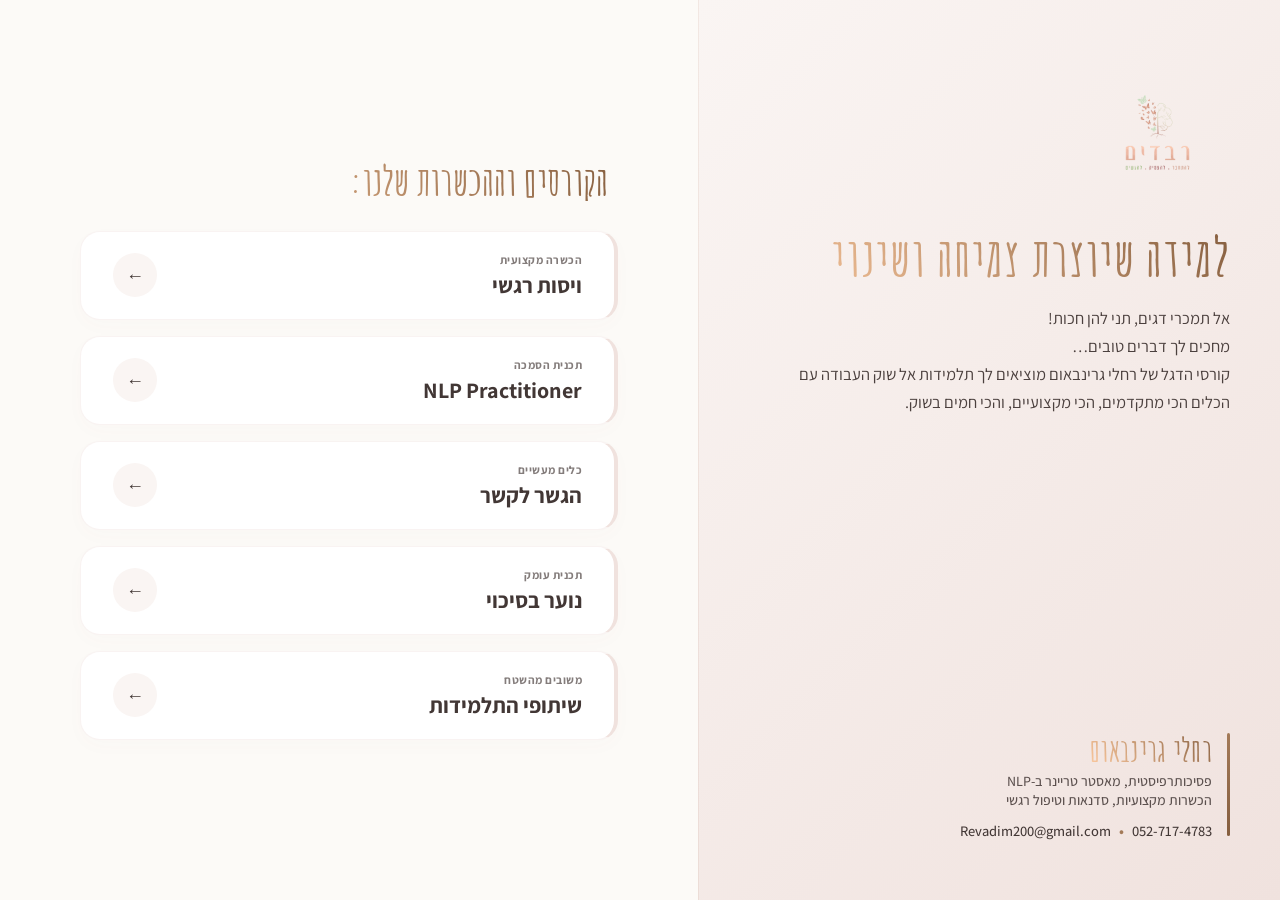
<file: index.html>
<!DOCTYPE html>
<html lang="he" dir="rtl">

<head>
    <meta charset="UTF-8" />
    <meta name="viewport" content="width=device-width, initial-scale=1.0" />
    <title>רבדים | קורסים והכשרות</title>
    <meta name="description" content="רבדים – מרכז ההכשרות של רחלי גרינבאום, פסיכותרפיסטית ומאסטר טריינר ב-NLP: קורס NLP Practitioner, ויסות רגשי, תקשורת אפקטיבית ונוער בסיכוי.">
    <meta property="og:type" content="website">
    <meta property="og:locale" content="he_IL">
    <meta property="og:site_name" content="רבדים">
    <meta property="og:title" content="רבדים | קורסים והכשרות">
    <meta property="og:description" content="רבדים – מרכז ההכשרות של רחלי גרינבאום, פסיכותרפיסטית ומאסטר טריינר ב-NLP: קורס NLP Practitioner, ויסות רגשי, תקשורת אפקטיבית ונוער בסיכוי.">

    <link
        href="https://fonts.googleapis.com/css2?family=Amatic+SC:wght@400;700&family=Assistant:wght@300;400;500;600;700;800&display=swap"
        rel="stylesheet">
<!-- הגדרות העיצוב -->
    <link rel="stylesheet" href="style.css">
    <style>

        :root {
            /* פלטת גוונים עדינה ויוקרתית */
            --soft-rose-gradient-start: #FAF5F3;
            --soft-rose-gradient-end: #F0E2DE;
            --soft-sage: #CBD9CC;

            /* פלטת צבעים בעלת נוכחות וקונטרה */
            --growth-green: #1B3B2B;
            /* ורוד-נחושת מהלוגו, לחץ בריחוף על קורס */
            --hover-rose: #C38476;
            /* ירוק-יער עמוק לצמיחה ושינוי */
            --title-color: #A37A58;
            /* גוון חול-זהב של המותג */
            --title-bronze: #855E3F;
            /* ברונזה עשירה להעמקת הגרדיאנט */
            --text-main: #423735;
            /* חום-אפרפר כהה לטקסט הרץ */
            --light-cream: #FCFAF7;
            --white: #ffffff;

            /* הגופנים המשולבים */
            --title-font: 'Amatic SC', cursive;
            --body-font: 'Assistant', sans-serif;
        }

        body {
            font-family: var(--body-font);
            background: var(--light-cream);
            color: var(--text-main);
            min-height: 100vh;
            overflow-x: hidden;
            display: flex;
            align-items: center;
            justify-content: center;
        }

        /* CONTAINER ראשי במסך מפוצל */
        .main-container {
            display: grid;
            grid-template-columns: 1fr 1.2fr;
            width: 100%;
            min-height: 100vh;
        }

        /* צד ימין: רקע מותג מעוצב ונקי */
        .brand-side {
            background: linear-gradient(135deg, var(--soft-rose-gradient-start) 0%, var(--soft-rose-gradient-end) 100%);
            padding: 60px 50px;
            display: flex;
            flex-direction: column;
            justify-content: space-between;
            position: relative;
            border-left: 1px solid rgba(163, 122, 88, 0.05);
        }

        .logo-area {
            margin-bottom: 20px;
        }

        .logo-area img {
            height: 145px;
            width: auto;
            display: block;
        }

        .main-intro {
            margin: 20px 0;
        }

        /* כותרת ראשית בגרדיאנט זהב-ברונזה הנוכחי והאהוב */
        .main-intro h1 {
            font-family: var(--title-font);
            font-size: 53px;
            line-height: 1.2;
            font-weight: 700;
            margin-bottom: 15px;
            letter-spacing: 1px;
            white-space: nowrap;
            background: linear-gradient(45deg, #ffcca1, var(--title-bronze));
            -webkit-background-clip: text;
            -webkit-text-fill-color: transparent;
            background-clip: text;
        }

        .main-intro p {
            font-family: var(--body-font);
            font-size: 16.5px;
            line-height: 1.7;
            color: var(--text-main);
            opacity: 0.95;
            max-width: 460px;
        }

        /* יחידה עיצובית אחת נקייה ומזמינה - מלווה בפס זהב אנכי עדין (בלי קופסה סגורה) */
        .professional-profile-area {
            margin-top: 40px;
            padding-right: 18px;
            position: relative;
        }

        /* פס הזהב המעוצב והאנכי שנותן את הטאץ' המיוחד והיוקרתי */
        .elegant-gold-line {
            position: absolute;
            right: 0;
            top: 4px;
            bottom: 4px;
            width: 3px;
            background: linear-gradient(to bottom, var(--title-color), var(--title-bronze));
            border-radius: 2px;
        }

        /* עיצוב השם רחלי גרינבאום עם הגרדיאנט המדויק של הכותרות */
        .professional-profile-area .gradient-name {
            font-family: var(--title-font);
            font-size: 2rem;
            font-weight: 700;
            margin-bottom: 2px;
            letter-spacing: 0.3px;
            display: inline-block;
            background: linear-gradient(45deg, #ffcca1, var(--title-bronze));
            -webkit-background-clip: text;
            -webkit-text-fill-color: transparent;
            background-clip: text;
        }

        .professional-profile-area .expert-subtitle {
            font-family: var(--body-font);
            font-size: 14px;
            font-weight: 500;
            color: var(--text-main);
            opacity: 0.85;
            line-height: 1.4;
            margin-bottom: 10px;
        }

        /* שורת קשר מאוחדת ונקייה - המייל והנייד מחוברים יחד כרצף אחד ללא מרווחים מיותרים */
        .unified-contact-line {
            font-family: var(--body-font);
            font-size: 14.5px;
            color: var(--text-main);
            display: flex;
            align-items: center;
            flex-wrap: wrap;
            gap: 6px;
        }

        .unified-contact-line .divider-bullet {
            color: var(--title-color);
            font-weight: 700;
            padding: 0 2px;
        }

        .unified-contact-line a {
            color: var(--text-main);
            text-decoration: none;
            font-weight: 500;
            transition: color 0.2s ease;
        }

        .unified-contact-line a:hover {
            color: var(--title-color);
            text-decoration: underline;
        }

        .footer-note {
            font-size: 11px;
            color: var(--text-main);
            opacity: 0.4;
            margin-top: 25px;
            padding-right: 2px;
        }

        /* צד שמאל: רשימת הקורסים וההכשרות */
        .navigation-side {
            padding: 60px 80px;
            display: flex;
            flex-direction: column;
            justify-content: center;
            gap: 16px;
            background: var(--light-cream);
        }

        /* כותרת הרשימה בגרדיאנט הנוכחי והתואם */
        .nav-headline {
            font-family: var(--title-font);
            font-size: 40px;
            font-weight: 700;
            margin-bottom: 14px;
            padding-right: 10px;
            line-height: 1;

            background: linear-gradient(45deg, #ffcca1, var(--title-bronze));
            -webkit-background-clip: text;
            -webkit-text-fill-color: transparent;
            background-clip: text;
        }

        /* כרטיסי קישור נקיים ומעוגלים */
        .course-link-block {
            background: var(--white);
            padding: 20px 32px;
            border-radius: 20px;
            text-decoration: none;
            color: var(--text-main);
            display: flex;
            justify-content: space-between;
            align-items: center;
            box-shadow: 0 6px 20px rgba(163, 122, 88, 0.02);
            transition: all 0.4s cubic-bezier(0.165, 0.84, 0.44, 1);
            border: 1px solid rgba(240, 226, 222, 0.4);
            border-right: 4px solid var(--soft-rose-gradient-end);
        }

        .course-link-block:hover {
            transform: translateY(-4px) translateX(-4px);
            background: var(--white);
            border-color: var(--soft-rose-gradient-end);
            box-shadow: 0 12px 30px rgba(163, 122, 88, 0.07);
        }

        .course-info-meta {
            display: flex;
            flex-direction: column;
            gap: 4px;
        }

        .course-type-label {
            font-family: var(--body-font);
            font-size: 11.5px;
            letter-spacing: 0.5px;
            color: var(--text-main);
            opacity: 0.65;
            font-weight: 700;
        }

        .course-link-block h2 {
            font-family: var(--body-font);
            font-size: 22px;
            font-weight: 700;
            color: var(--text-main);
            transition: color 0.3s ease;
        }

        .course-link-block:hover h2 {
            color: var(--title-color);
        }

        /* עיגול החץ האינטראקטיבי */
        .arrow-indicator {
            width: 44px;
            height: 44px;
            border-radius: 50px;
            background: var(--soft-rose-gradient-start);
            color: var(--text-main);
            display: flex;
            align-items: center;
            justify-content: center;
            font-size: 18px;
            transition: all 0.3s cubic-bezier(0.165, 0.84, 0.44, 1);
        }

        .course-link-block:hover .arrow-indicator {
            background: var(--hover-rose);
            color: #ffffff;
            transform: rotate(-45deg);
        }

        /* התאמה למובייל */
        @media (max-width: 992px) {
            .main-container {
                grid-template-columns: 1fr;
            }

            .brand-side {
                padding: 40px 25px;
                min-height: auto;
            }

            .logo-area img {
                height: 110px;
            }

            .main-intro h1 {
                font-size: 38px;
                white-space: normal;
            }

            .professional-profile-area {
                margin-top: 30px;
            }

            .navigation-side {
                padding: 40px 20px;
            }

            .course-link-block {
                padding: 18px 24px;
            }

            .course-link-block h2 {
                font-size: 19px;
            }
        }
    </style>
    <link rel="icon" href="favicon.ico" sizes="any">
    <link rel="icon" type="image/png" sizes="32x32" href="favicon-32.png">
    <link rel="apple-touch-icon" href="apple-touch-icon.png">
    <script type="application/ld+json">
    {
      "@context": "https://schema.org",
      "@graph": [
        {
          "@type": "EducationalOrganization",
          "@id": "https://racheligrinbaum.onrender.com/#revadim",
          "name": "רבדים",
          "alternateName": "מרכז רבדים",
          "url": "https://racheligrinbaum.onrender.com/",
          "logo": "https://racheligrinbaum.onrender.com/logo.png",
          "telephone": "+972-52-717-4783",
          "email": "Revadim200@gmail.com",
          "slogan": "להתחבר. להעמיק. להגשים",
          "founder": {
            "@id": "https://racheligrinbaum.onrender.com/#racheli"
          }
        },
        {
          "@type": "Person",
          "@id": "https://racheligrinbaum.onrender.com/#racheli",
          "name": "רחלי גרינבאום",
          "jobTitle": "פסיכותרפיסטית ומאסטר טריינר ב-NLP",
          "telephone": "+972-52-717-4783",
          "email": "Revadim200@gmail.com",
          "url": "https://racheligrinbaum.onrender.com/",
          "worksFor": {
            "@id": "https://racheligrinbaum.onrender.com/#revadim"
          }
        }
      ]
    }
    </script>
    <link rel="stylesheet" href="animations.css">
</head>
<body>

    <div class="main-container">

        <section class="brand-side">
            <div>
                <div class="logo-area">
                    <img src="logo.png" alt="רבדים"
                        onerror="this.src='logo.jpg'; this.onerror=function(){this.style.display='none'; this.parentNode.innerHTML='<span style=\'font-family:var(--title-font); font-size:42px; font-weight:700; color:var(--title-color);\'>רבדים</span>';};">
                </div>

                <div class="main-intro">
                    <h1>למידה שיוצרת צמיחה ושינוי</h1>
                        <p>אל תמכרי דגים, תני להן חכות!<br>
                            מחכים לך דברים טובים…<br>
                            
                             קורסי הדגל של רחלי גרינבאום מוציאים לך תלמידות אל שוק העבודה עם הכלים הכי מתקדמים, הכי מקצועיים, והכי חמים בשוק.<br>
                         
                            </p>
                    </div>
            </div>

            <div>
                <div class="professional-profile-area">
                    <div class="elegant-gold-line"></div>

                    <h3 class="gradient-name">רחלי גרינבאום</h3>
                    
                    <div class="expert-subtitle">
                        פסיכותרפיסטית, מאסטר טריינר ב-NLP <br> הכשרות מקצועיות, סדנאות וטיפול רגשי
                    </div>

                    <div class="unified-contact-line">
                        <a href="tel:0527174783">052-717-4783</a>
                        <span class="divider-bullet">•</span>
                        <a href="mailto:Revadim200@gmail.com">Revadim200@gmail.com</a>
                    </div>
                </div>
            </div>
        </section>

        <main class="navigation-side">
            <div class="nav-headline">הקורסים וההכשרות שלנו:</div>

            <a href="visut.html" class="course-link-block">
                <div class="course-info-meta">
                    <span class="course-type-label">הכשרה מקצועית</span>
                    <h2>ויסות רגשי</h2>
                </div>
                <div class="arrow-indicator">←</div>
            </a>

            <a href="nlp-practitioner.html" class="course-link-block">
                <div class="course-info-meta">
                    <span class="course-type-label">תכנית הסמכה</span>
                    <h2>NLP Practitioner</h2>
                </div>
                <div class="arrow-indicator">←</div>
            </a>

            <a href="communication.html" class="course-link-block">
                <div class="course-info-meta">
                    <span class="course-type-label">כלים מעשיים</span>
                    <h2>הגשר לקשר</h2>
                </div>
                <div class="arrow-indicator">←</div>
            </a>

            <a href="noar-besikui.html" class="course-link-block">
                <div class="course-info-meta">
                    <span class="course-type-label">תכנית עומק</span>
                    <h2>נוער בסיכוי</h2>
                </div>
                <div class="arrow-indicator">←</div>
            </a>

            <a href="student-says.html" class="course-link-block">
                <div class="course-info-meta">
                    <span class="course-type-label">משובים מהשטח</span>
                    <h2>שיתופי התלמידות</h2>
                </div>
                <div class="arrow-indicator">←</div>
            </a>
        </main>

    </div>

    <script src="animations.js" defer></script>
</body>

</html>
</file>
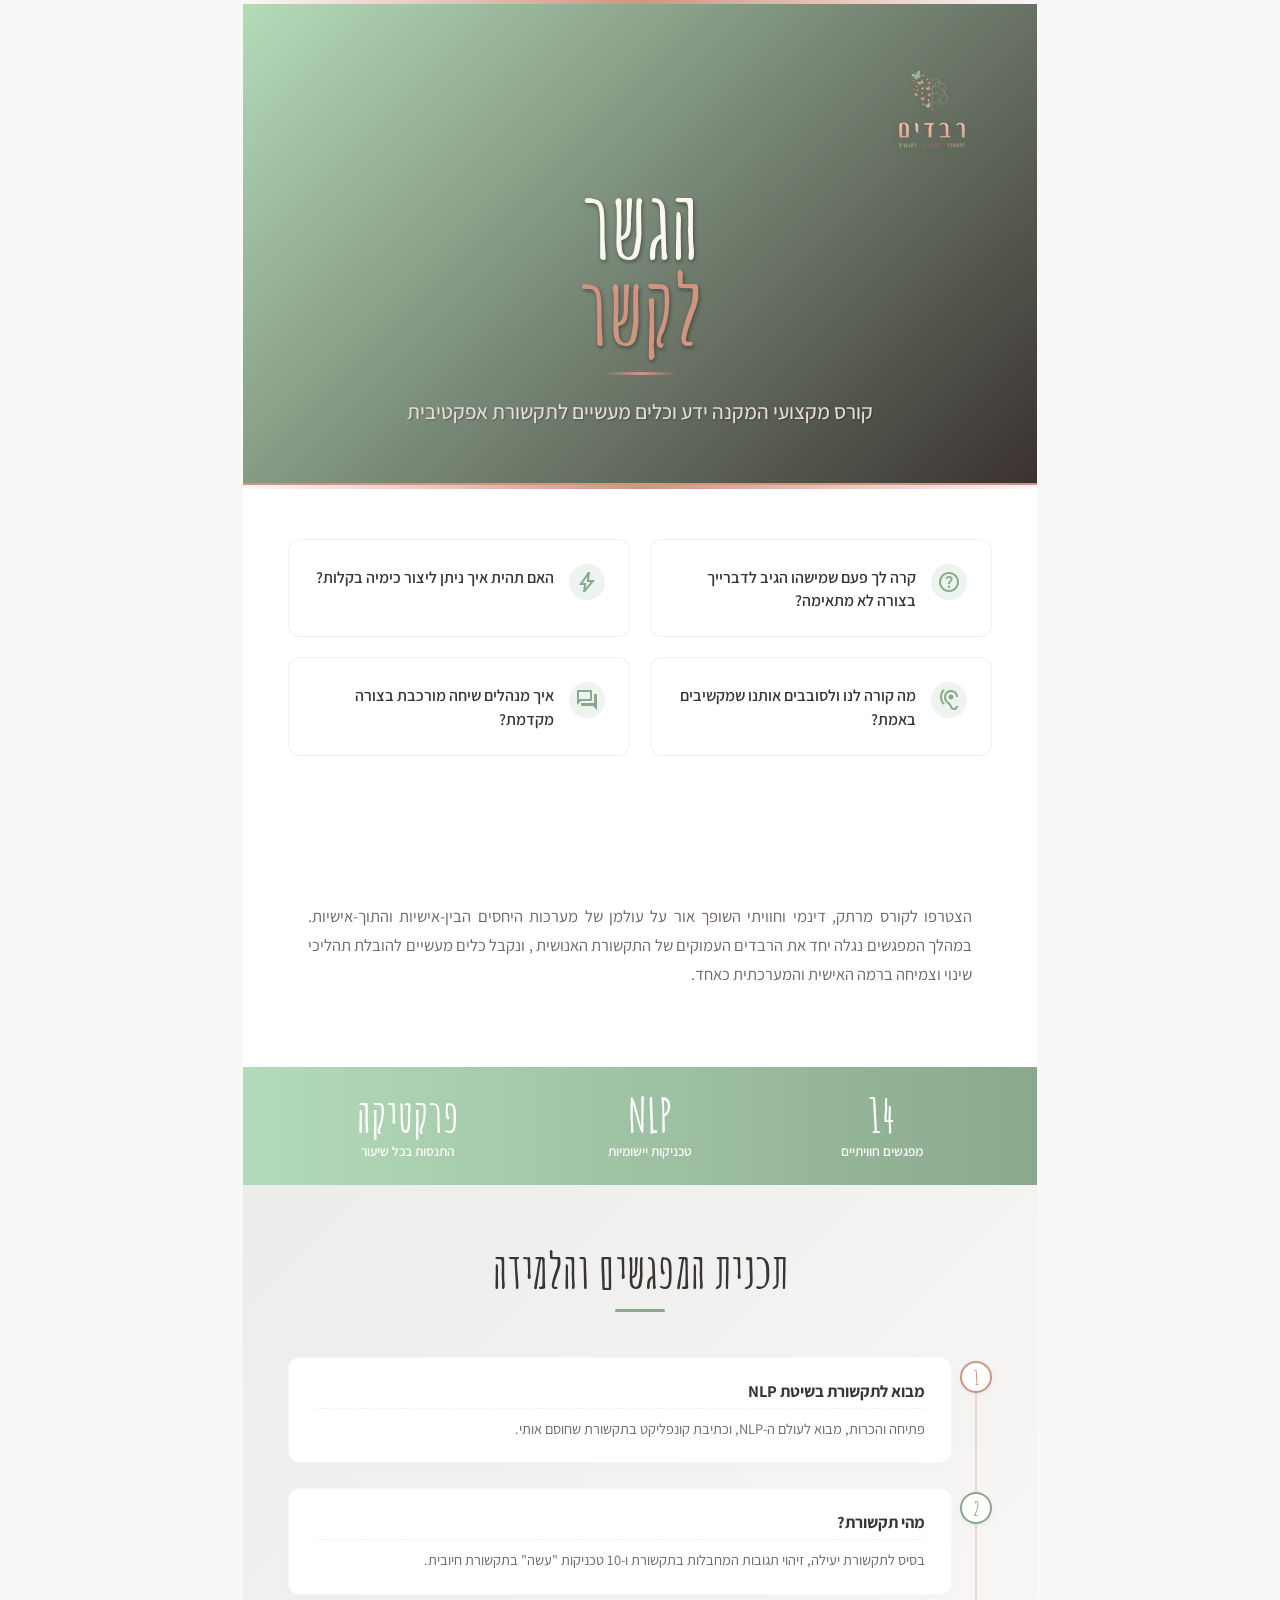
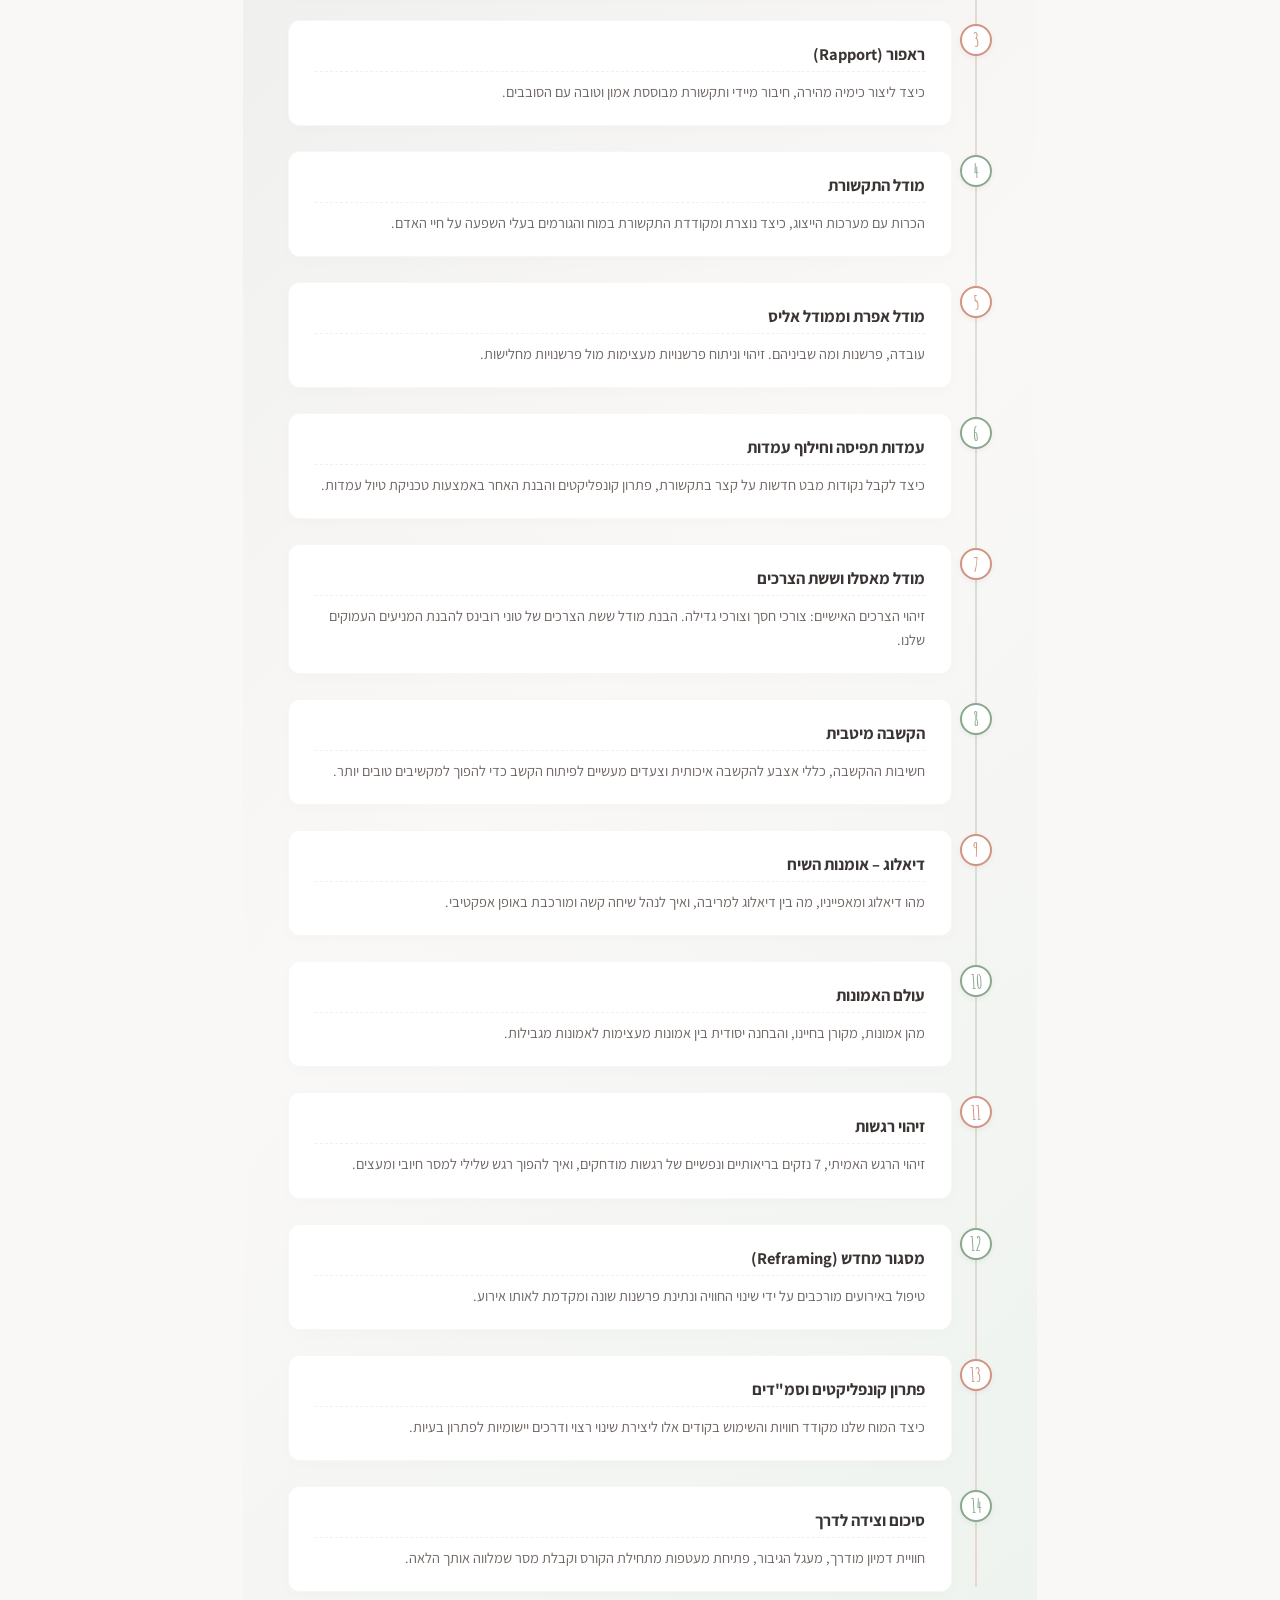
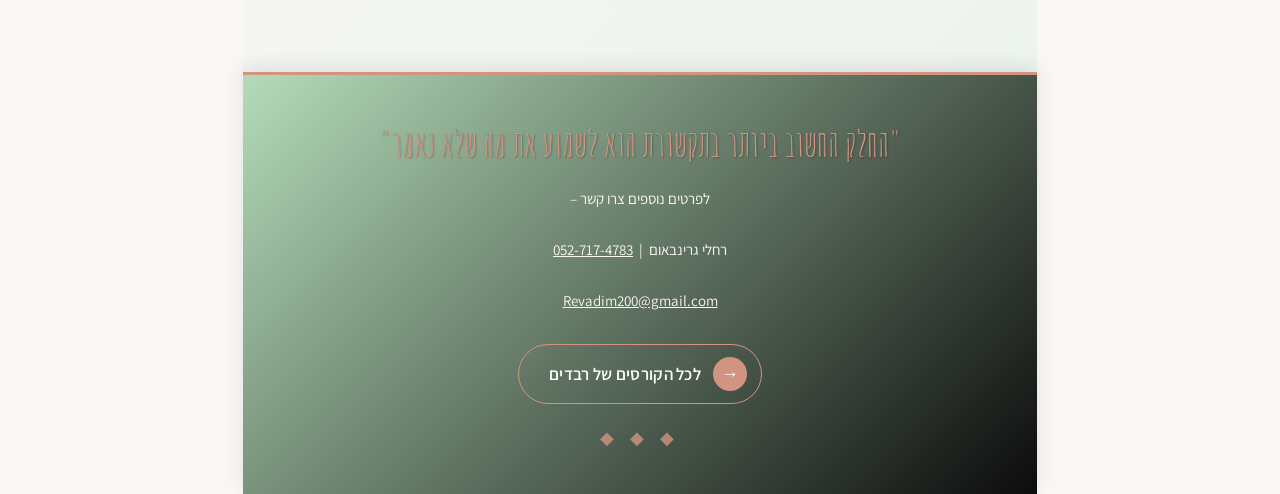
<file: communication.html>
<!doctype html>
<html lang="he" dir="rtl">

<head>
  <meta http-equiv="Content-Type" content="text/html; charset=UTF-8">
  <meta name="viewport" content="width=device-width, initial-scale=1.0">
  <title>הגשר לקשר</title>
  <meta name="description" content="הגשר לקשר – קורס תקשורת אפקטיבית ב-14 מפגשים חוויתיים: ראפור, הקשבה, ניהול שיחות מורכבות וטכניקות NLP יישומיות לכל מעגלי החיים. מרכז רבדים.">
  <meta property="og:type" content="website">
  <meta property="og:locale" content="he_IL">
  <meta property="og:site_name" content="רבדים">
  <meta property="og:title" content="הגשר לקשר">
  <meta property="og:description" content="הגשר לקשר – קורס תקשורת אפקטיבית ב-14 מפגשים חוויתיים: ראפור, הקשבה, ניהול שיחות מורכבות וטכניקות NLP יישומיות לכל מעגלי החיים. מרכז רבדים.">

  <link
    href="https://fonts.googleapis.com/css2?family=Amatic+SC:wght@400;700&family=Assistant:wght@300;400;500;600;700;800&display=swap"
    rel="stylesheet">
  <link href="https://fonts.googleapis.com/css2?family=Material+Symbols+Outlined" rel="stylesheet">

  <link rel="stylesheet" href="style.css">
  <style>

    :root {
      /* פלטת צבעים מתוך קובץ המותג */
      --logo-peach: #D19481;
      /* ורוד-אפרסק חם מהלוגו */
      --logo-peach-light: #F4EBE8;
      /* ורדרד בהיר מאוד לרקעים */
      --logo-mint: #8AA88E;
      /* ירוק מנטה/זית עדין מהעלים */
      --logo-mint-light: #EDF3EE;
      /* ירוק מנטה בהיר נקי */

      --text-main: #3A3533;
      /* חום-אפור כהה ואלגנטי לטקסט קריא */
      --text-muted: #6E6662;
      /* גוון משני עדין */
      --bg-main: #FAF8F7;
      /* רקע כללי בהיר, נקי ואסתטי */
      --white: #FFFFFF;

      --font-heading: 'Amatic SC', cursive;
      --font-body: 'Assistant', sans-serif;
    }

    body {
      font-family: var(--font-body);
      background-color: var(--bg-main);
      color: var(--text-main);
      direction: rtl;
      width: 100%;
      max-width: 794px;
      margin: 0 auto;
      -webkit-font-smoothing: antialiased;
    }

    /* ═══════════════════════════════════ HERO SECTION (עיצוב חדש: חום-שוקולד עמוק ויוקרתי עם נגיעות אפרסק) */
    .hero-container {
      /* רקע כהה, עשיר ואלגנטי המעניק ניגודיות מרהיבה ומראה אקסקלוסיבי */
      background: linear-gradient(135deg, #b4dbb9 0%, #3A3230 100%);
      padding: 1.9rem;
      position: relative;
      border-bottom: 2px solid var(--logo-peach);
      text-align: center;
    }

    .main-title {
      font-family: var(--font-heading);
      font-size: 94px;
      font-weight: 700;
      color: #FAF6F0;
      /* צבע שמנת בהיר לקריאות מושלמת על הרקע הכהה */
      line-height: 0.85;
      margin-bottom: 8px;
      text-shadow: 1px 2px 4px rgba(0, 0, 0, 0.4);
    }

    .main-title span {
      /* שימוש באפרסק מוזהב ובולט מתוך הלוגו */
      color: var(--logo-peach);
      display: block;
      margin-top: 6px;
    }

    .hero-header {
      display: flex;
      justify-content: space-between;
      align-items: center;
    }

    .brand-logo {
      width: 150px;
      height: auto;
      /* הוספת פילטר עדין להבלטת הלוגו על הרקע הכהה */
      filter: drop-shadow(0px 2px 4px rgba(0, 0, 0, 0.15));
    }

    .badge-tag {
      font-family: var(--font-body);
      font-size: 13px;
      font-weight: 700;
      color: #3A3230;
      border: 1px solid var(--logo-peach);
      padding: 5px 18px;
      border-radius: 30px;
      background-color: var(--logo-peach-light);
      box-shadow: 0 2px 6px rgba(0, 0, 0, 0.15);
      letter-spacing: 0.5px;
    }

    /* קו מפריד עיצובי עדין ויוקרתי מתחת לכותרת */
    .title-underline {
      width: 75px;
      height: 3px;
      background: linear-gradient(90deg, transparent 0%, var(--logo-peach) 50%, transparent 100%);
      margin: 22px auto;
      border-radius: 2px;
    }

    .hero-border-top {
      width: 100%;
      height: 4px;
      background: linear-gradient(90deg, transparent, var(--logo-peach), transparent);
      position: relative;
      z-index: 2;
    }

    .sub-title {
      font-size: 21px;
      font-weight: 500;
      color: #E6DDD9;
      /* גוון בהיר רך לקריאות מקסימלית */
      max-width: 550px;
      margin-left: auto;
      margin-right: auto;
      line-height: 1.45;
      text-shadow: 1px 1px 2px rgba(0, 0, 0, 0.3);
    }

    .hero-quote-box {
      margin-top: 25px;
      font-size: 15.5px;
      font-style: italic;
      color: var(--logo-peach);
      font-weight: 600;
      display: flex;
      align-items: center;
      justify-content: center;
      gap: 8px;
    }

    /* ═══════════════════════════════════ QUESTIONS GRID */
    .cards-section {
      padding: 50px 45px 30px 45px;
      background: var(--white);
    }

    .cards-grid {
      display: grid;
      grid-template-columns: 1fr 1fr;
      gap: 20px;
    }

    .question-card {
      background-color: var(--white);
      padding: 24px;
      border-radius: 12px;
      border: 1px solid rgba(209, 148, 129, 0.15);
      display: flex;
      gap: 15px;
      align-items: flex-start;
    }

    .card-icon-wrap {
      background-color: var(--logo-mint-light);
      color: var(--logo-mint);
      width: 36px;
      height: 36px;
      border-radius: 50%;
      display: flex;
      align-items: center;
      justify-content: center;
      flex-shrink: 0;
    }

    .question-card p {
      font-size: 16px;
      font-weight: 600;
      color: var(--text-main);
      line-height: 1.45;
      padding-top: 2px;
    }

    /* ═══════════════════════════════════ MAIN HOOK TEXT */
    .text-manifesto {
      padding: 40px 65px 50px 65px;
      background: var(--white);
      text-align: center;
    }

    .manifesto-heading {
      font-family: var(--font-heading);
      font-size: 44px;
      color: var(--logo-peach);
      margin-bottom: 20px;
    }

    .manifesto-p {
      font-size: 16.5px;
      color: var(--text-muted);
      line-height: 1.75;
      text-align: justify;
    }

    /* ═══════════════════════════════════ STATS BANNER */
    .stats-banner {
      background: linear-gradient(90deg, #b4dbb9 0%, #8aa88e 100%);
      padding: 25px 40px;
      display: flex;
      justify-content: space-around;
      color: var(--white);
    }

    .stat-block {
      text-align: center;
    }

    .stat-val {
      font-family: var(--font-heading);
      font-size: 46px;
      font-weight: 700;
      line-height: 1;
    }

    .stat-lbl {
      font-size: 13.5px;
      font-weight: 600;
      opacity: 0.95;
      margin-top: 4px;
    }

    /* ═══════════════════════════════════ TIMELINE SYLLABUS */
    .timeline-section {
      padding: 55px 45px;
      background: linear-gradient(135deg, #ebedeb 0%, #FAF8F7 50%, var(--logo-mint-light) 100%);
    }

    .section-title-modern {
      font-family: var(--font-heading);
      font-size: 48px;
      color: var(--text-main);
      text-align: center;
      margin-bottom: 45px;
      position: relative;
    }

    .section-title-modern::after {
      content: '';
      display: block;
      width: 50px;
      height: 3px;
      background-color: var(--logo-mint);
      margin: 8px auto 0 auto;
      border-radius: 2px;
    }

    .timeline-container {
      position: relative;
      margin: 0 auto;
      padding-right: 40px;
    }

    .timeline-container::before {
      content: '';
      position: absolute;
      top: 5px;
      bottom: 5px;
      right: 15px;
      width: 2px;
      background: linear-gradient(180deg, var(--logo-peach) 0%, var(--logo-mint) 50%, var(--logo-peach) 100%);
      opacity: 0.3;
    }

    .timeline-item {
      position: relative;
      margin-bottom: 25px;
    }

    .timeline-badge {
      position: absolute;
      right: -40px;
      top: 4px;
      width: 32px;
      height: 32px;
      border-radius: 50%;
      background-color: var(--white);
      border: 2px solid var(--logo-peach);
      color: var(--logo-peach);
      display: flex;
      align-items: center;
      justify-content: center;
      font-family: var(--font-heading);
      font-size: 20px;
      font-weight: 700;
      z-index: 2;
      box-shadow: 0 2px 6px rgba(0, 0, 0, 0.05);
    }

    .timeline-item:nth-child(even) .timeline-badge {
      border-color: var(--logo-mint);
      color: var(--logo-mint);
    }

    .timeline-content {
      background-color: var(--white);
      padding: 22px 26px;
      border-radius: 12px;
      box-shadow: 0 4px 15px rgba(0, 0, 0, 0.015);
      border: 1px solid rgba(0, 0, 0, 0.03);
    }

    .timeline-header-box {
      display: flex;
      justify-content: space-between;
      align-items: center;
      margin-bottom: 8px;
      border-bottom: 1px dashed rgba(0, 0, 0, 0.06);
      padding-bottom: 6px;
    }

    .timeline-topic {
      font-size: 16.5px;
      font-weight: 700;
      color: var(--text-main);
    }

    .timeline-desc {
      font-size: 14.5px;
      color: var(--text-muted);
      line-height: 1.6;
    }

    /* ═══════════════════════════════════ CLEAN STANDARD COURSE FOOTER (סגירה הרמונית ותואמת) */
    .footer {
      /* גרדיאנט חום כהה עשיר ליצירת סגירה מושלמת ויוקרתית לדף */
      background: linear-gradient(135deg, #b4dbb9 0%, #0c0c0c 100%);
      padding: 45px 60px;
      text-align: center;
      position: relative;
      box-shadow: 0 -4px 20px rgba(0, 0, 0, 0.1);
      border-top: 3px solid var(--logo-peach);
    }

    .footer-sub {
      font-family: var(--font-body);
      font-size: 15px;
      color: #FAF6F0;
      /* טקסט בהיר וקריא על הרקע הכהה */
      font-weight: 400;
      line-height: 1.7;
    }

    .footer-sub strong {
      color: #FFF;
    }

    .footer-quote-wrap {
      display: flex;
      align-items: center;
      justify-content: center;
      gap: 8px;
      margin-bottom: 20px;
    }

    .footer-quote-wrap span {
      color: var(--logo-peach);
      /* הבלטת הציטוט בגוון אפרסק חם */
      font-family: var(--font-heading);
      font-size: 36px;
      text-shadow: 1px 1px 2px rgba(0, 0, 0, 0.3);
    }

    .footer-ornament {
      color: var(--logo-peach);
      font-size: 18px;
      letter-spacing: 6px;
      margin-top: 22px;
      opacity: 0.8;
    }
  </style>
    <link rel="icon" href="favicon.ico" sizes="any">
    <link rel="icon" type="image/png" sizes="32x32" href="favicon-32.png">
    <link rel="apple-touch-icon" href="apple-touch-icon.png">
    <script type="application/ld+json">
    {
      "@context": "https://schema.org",
      "@type": "Course",
      "name": "הגשר לקשר – תקשורת אפקטיבית",
      "description": "קורס תקשורת אפקטיבית ב-14 מפגשים: ראפור, הקשבה, ניהול שיחות מורכבות וטכניקות NLP יישומיות.",
      "inLanguage": "he",
      "url": "https://racheligrinbaum.onrender.com/communication.html",
      "provider": {
        "@type": "EducationalOrganization",
        "name": "רבדים",
        "url": "https://racheligrinbaum.onrender.com/"
      },
      "instructor": {
        "@type": "Person",
        "name": "רחלי גרינבאום"
      }
    }
    </script>
    <link rel="stylesheet" href="mobile.css">
    <link rel="stylesheet" href="animations.css">
</head>

<body>


  <!-- HERO -->
  <div class="hero-border-top"></div>
  <section class="hero-container">
    <div class="hero-header">
      <img class="brand-logo" src="logo.png" alt="רבדים">
    </div>

    <div>
      <h1 class="main-title">הגשר<span>לקשר</span></h1>
      <div class="title-underline"></div>
    </div>

    <p class="sub-title">קורס מקצועי המקנה ידע וכלים מעשיים לתקשורת אפקטיבית</p>

    <div class="hero-quote-box">

    </div>
  </section>
  <div class="hero-border-top"></div>

  <!-- QUESTIONS GRID -->
  <section class="cards-section">
    <div class="cards-grid">
      <div class="question-card">
        <div class="card-icon-wrap"><span class="material-symbols-outlined">help</span></div>
        <p>קרה לך פעם שמישהו הגיב לדברייך בצורה לא מתאימה?</p>
      </div>
      <div class="question-card">
        <div class="card-icon-wrap"><span class="material-symbols-outlined">bolt</span></div>
        <p>האם תהית איך ניתן ליצור כימיה בקלות?</p>
      </div>
      <div class="question-card">
        <div class="card-icon-wrap"><span class="material-symbols-outlined">hearing</span></div>
        <p>מה קורה לנו ולסובבים אותנו שמקשיבים באמת?</p>
      </div>
      <div class="question-card">
        <div class="card-icon-wrap"><span class="material-symbols-outlined">forum</span></div>
        <p>איך מנהלים שיחה מורכבת בצורה מקדמת?</p>
      </div>
    </div>
  </section>

  <!-- MANIFESTO TEXT -->
  <section class="text-manifesto">
    <h2 class="manifesto-heading">הכוח להשפיע בכל מעגלי החיים</h2>
    <p class="manifesto-p">
      הצטרפו לקורס מרתק, דינמי וחוויתי השופך אור על עולמן של מערכות היחסים הבין-אישיות והתוך-אישיות.
      במהלך המפגשים נגלה יחד את הרבדים העמוקים של התקשורת האנושית , ונקבל כלים מעשיים להובלת תהליכי שינוי וצמיחה ברמה
      האישית והמערכתית כאחד.
      <br><br>
    </p>
  </section>

  <!-- STATS BANNER -->
  <div class="stats-banner">
    <div class="stat-block">
      <div class="stat-val">14</div>
      <div class="stat-lbl">מפגשים חוויתיים</div>
    </div>
    <div class="stat-block">
      <div class="stat-val">NLP</div>
      <div class="stat-lbl">טכניקות יישומיות</div>
    </div>
    <div class="stat-block">
      <div class="stat-val">פרקטיקה</div>
      <div class="stat-lbl">התנסות בכל שיעור</div>
    </div>
  </div>

  <!-- TIMELINE SYLLABUS -->
  <section class="timeline-section">
    <h2 class="section-title-modern">תכנית המפגשים והלמידה</h2>

    <div class="timeline-container">

      <!-- שיעור 1 -->
      <div class="timeline-item">
        <div class="timeline-badge">1</div>
        <div class="timeline-content">
          <div class="timeline-header-box">
            <div class="timeline-topic">מבוא לתקשורת בשיטת NLP</div>
          </div>
          <p class="timeline-desc">פתיחה והכרות, מבוא לעולם ה-NLP, וכתיבת קונפליקט בתקשורת שחוסם אותי.</p>
        </div>
      </div>

      <!-- שיעור 2 -->
      <div class="timeline-item">
        <div class="timeline-badge">2</div>
        <div class="timeline-content">
          <div class="timeline-header-box">
            <div class="timeline-topic">מהי תקשורת?</div>
          </div>
          <p class="timeline-desc">בסיס לתקשורת יעילה, זיהוי תגובות המחבלות בתקשורת ו-10 טכניקות "עשה" בתקשורת חיובית.
          </p>
        </div>
      </div>

      <!-- שיעור 3 -->
      <div class="timeline-item">
        <div class="timeline-badge">3</div>
        <div class="timeline-content">
          <div class="timeline-header-box">
            <div class="timeline-topic">ראפור (Rapport)</div>
          </div>
          <p class="timeline-desc">כיצד ליצור כימיה מהירה, חיבור מיידי ותקשורת מבוססת אמון וטובה עם הסובבים.</p>
        </div>
      </div>

      <!-- שיעור 4 -->
      <div class="timeline-item">
        <div class="timeline-badge">4</div>
        <div class="timeline-content">
          <div class="timeline-header-box">
            <div class="timeline-topic">מודל התקשורת</div>
          </div>
          <p class="timeline-desc">הכרות עם מערכות הייצוג, כיצד נוצרת ומקודדת התקשורת במוח והגורמים בעלי השפעה על חיי
            האדם.</p>
        </div>
      </div>

      <!-- שיעור 5 -->
      <div class="timeline-item">
        <div class="timeline-badge">5</div>
        <div class="timeline-content">
          <div class="timeline-header-box">
            <div class="timeline-topic">מודל אפרת וממודל אליס</div>
          </div>
          <p class="timeline-desc">עובדה, פרשנות ומה שביניהם. זיהוי וניתוח פרשנויות מעצימות מול פרשנויות מחלישות.</p>
        </div>
      </div>

      <!-- שיעור 6 -->
      <div class="timeline-item">
        <div class="timeline-badge">6</div>
        <div class="timeline-content">
          <div class="timeline-header-box">
            <div class="timeline-topic">עמדות תפיסה וחילוף עמדות</div>
          </div>
          <p class="timeline-desc">כיצד לקבל נקודות מבט חדשות על קצר בתקשורת, פתרון קונפליקטים והבנת האחר באמצעות טכניקת
            טיול עמדות.</p>
        </div>
      </div>

      <!-- שיעור 7 -->
      <div class="timeline-item">
        <div class="timeline-badge">7</div>
        <div class="timeline-content">
          <div class="timeline-header-box">
            <div class="timeline-topic">מודל מאסלו וששת הצרכים</div>
          </div>
          <p class="timeline-desc">זיהוי הצרכים האישיים: צורכי חסך וצורכי גדילה. הבנת מודל ששת הצרכים של טוני רובינס
            להבנת המניעים העמוקים שלנו.</p>
        </div>
      </div>

      <!-- שיעור 8 -->
      <div class="timeline-item">
        <div class="timeline-badge">8</div>
        <div class="timeline-content">
          <div class="timeline-header-box">
            <div class="timeline-topic">הקשבה מיטבית</div>
          </div>
          <p class="timeline-desc">חשיבות ההקשבה, כללי אצבע להקשבה איכותית וצעדים מעשיים לפיתוח הקשב כדי להפוך למקשיבים
            טובים יותר.</p>
        </div>
      </div>

      <!-- שיעור 9 -->
      <div class="timeline-item">
        <div class="timeline-badge">9</div>
        <div class="timeline-content">
          <div class="timeline-header-box">
            <div class="timeline-topic">דיאלוג – אומנות השיח</div>
          </div>
          <p class="timeline-desc">מהו דיאלוג ומאפייניו, מה בין דיאלוג למריבה, ואיך לנהל שיחה קשה ומורכבת באופן אפקטיבי.
          </p>
        </div>
      </div>

      <!-- שיעור 10 -->
      <div class="timeline-item">
        <div class="timeline-badge">10</div>
        <div class="timeline-content">
          <div class="timeline-header-box">
            <div class="timeline-topic">עולם האמונות</div>
          </div>
          <p class="timeline-desc">מהן אמונות, מקורן בחיינו, והבחנה יסודית בין אמונות מעצימות לאמונות מגבילות.</p>
        </div>
      </div>

      <!-- שיעור 11 -->
      <div class="timeline-item">
        <div class="timeline-badge">11</div>
        <div class="timeline-content">
          <div class="timeline-header-box">
            <div class="timeline-topic">זיהוי רגשות</div>
          </div>
          <p class="timeline-desc">זיהוי הרגש האמיתי, 7 נזקים בריאותיים ונפשיים של רגשות מודחקים, ואיך להפוך רגש שלילי
            למסר חיובי ומעצים.</p>
        </div>
      </div>

      <!-- שיעור 12 -->
      <div class="timeline-item">
        <div class="timeline-badge">12</div>
        <div class="timeline-content">
          <div class="timeline-header-box">
            <div class="timeline-topic">מסגור מחדש (Reframing)</div>
          </div>
          <p class="timeline-desc">טיפול באירועים מורכבים על ידי שינוי החוויה ונתינת פרשנות שונה ומקדמת לאותו אירוע.</p>
        </div>
      </div>

      <!-- שיעור 13 -->
      <div class="timeline-item">
        <div class="timeline-badge">13</div>
        <div class="timeline-content">
          <div class="timeline-header-box">
            <div class="timeline-topic">פתרון קונפליקטים וסמ"דים</div>
          </div>
          <p class="timeline-desc">כיצד המוח שלנו מקודד חוויות והשימוש בקודים אלו ליצירת שינוי רצוי ודרכים יישומיות
            לפתרון בעיות.</p>
        </div>
      </div>

      <!-- שיעור 14 -->
      <div class="timeline-item">
        <div class="timeline-badge">14</div>
        <div class="timeline-content">
          <div class="timeline-header-box">
            <div class="timeline-topic">סיכום וצידה לדרך</div>
          </div>
          <p class="timeline-desc">חוויית דמיון מודרך, מעגל הגיבור, פתיחת מעטפות מתחילת הקורס וקבלת מסר שמלווה אותך
            הלאה.</p>
        </div>
      </div>

    </div>
  </section>


  <!-- CLEAN STANDARD COURSE FOOTER -->
  <footer class="footer">
    <div class="footer-quote-wrap">
      <span>"החלק החשוב ביותר בתקשורת הוא לשמוע את מה שלא נאמר"</span>
    </div>
    <div class="footer-sub">
      לפרטים נוספים צרו קשר –<br><br>
      רחלי גרינבאום &nbsp;|&nbsp; <a href="tel:+972527174783" style="color: inherit;">052-717-4783</a><br><br>
      <a href="mailto:Revadim200@gmail.com" style="color: inherit;">Revadim200@gmail.com</a>
    </div>
    <div class="back-to-courses-wrap" style="--back-accent: #D19481; --back-text: #FFFFFF; --back-hover-bg: #D19481; --back-hover-text: #FFFFFF;"><a href="index.html" class="back-to-courses"><span class="arrow" aria-hidden="true">→</span>לכל הקורסים של רבדים</a></div>
    <div class="footer-ornament">◆ ◆ ◆</div>
  </footer>

    <script src="animations.js" defer></script>
</body>

</html>
</file>
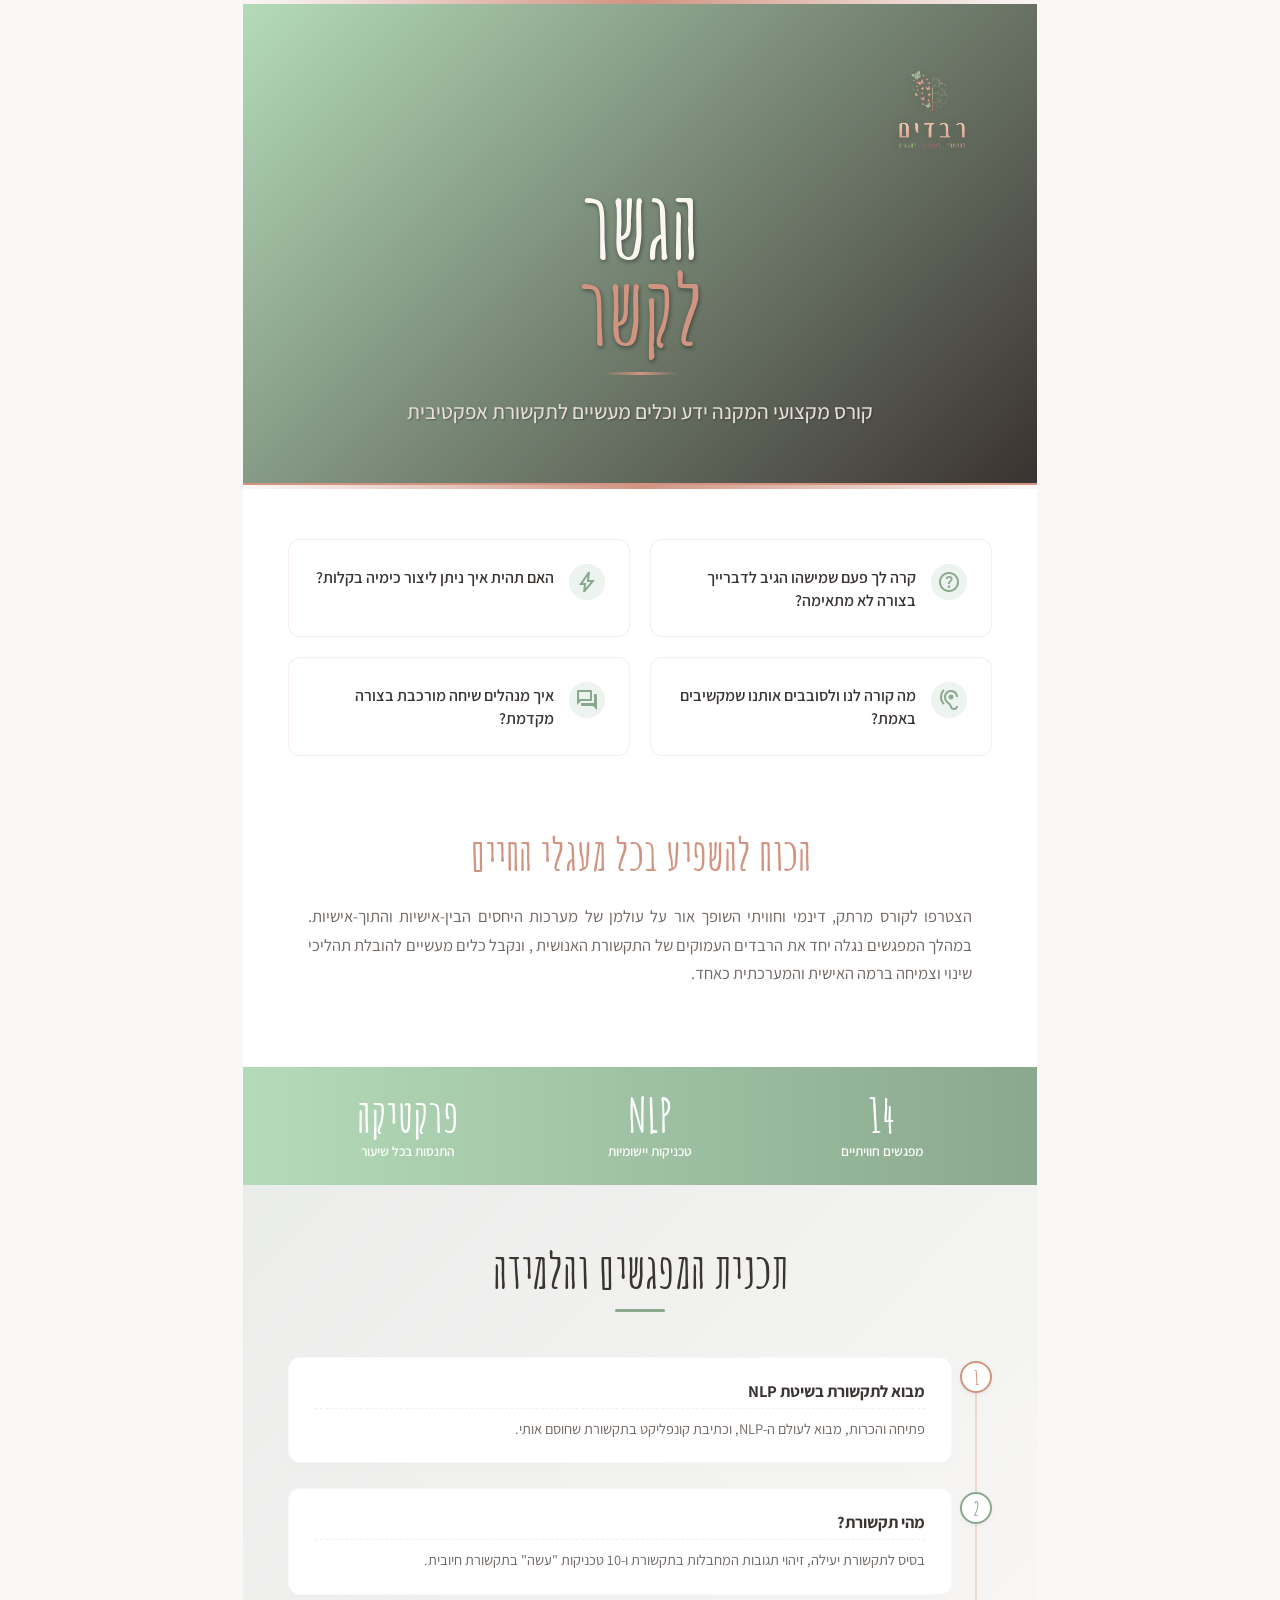
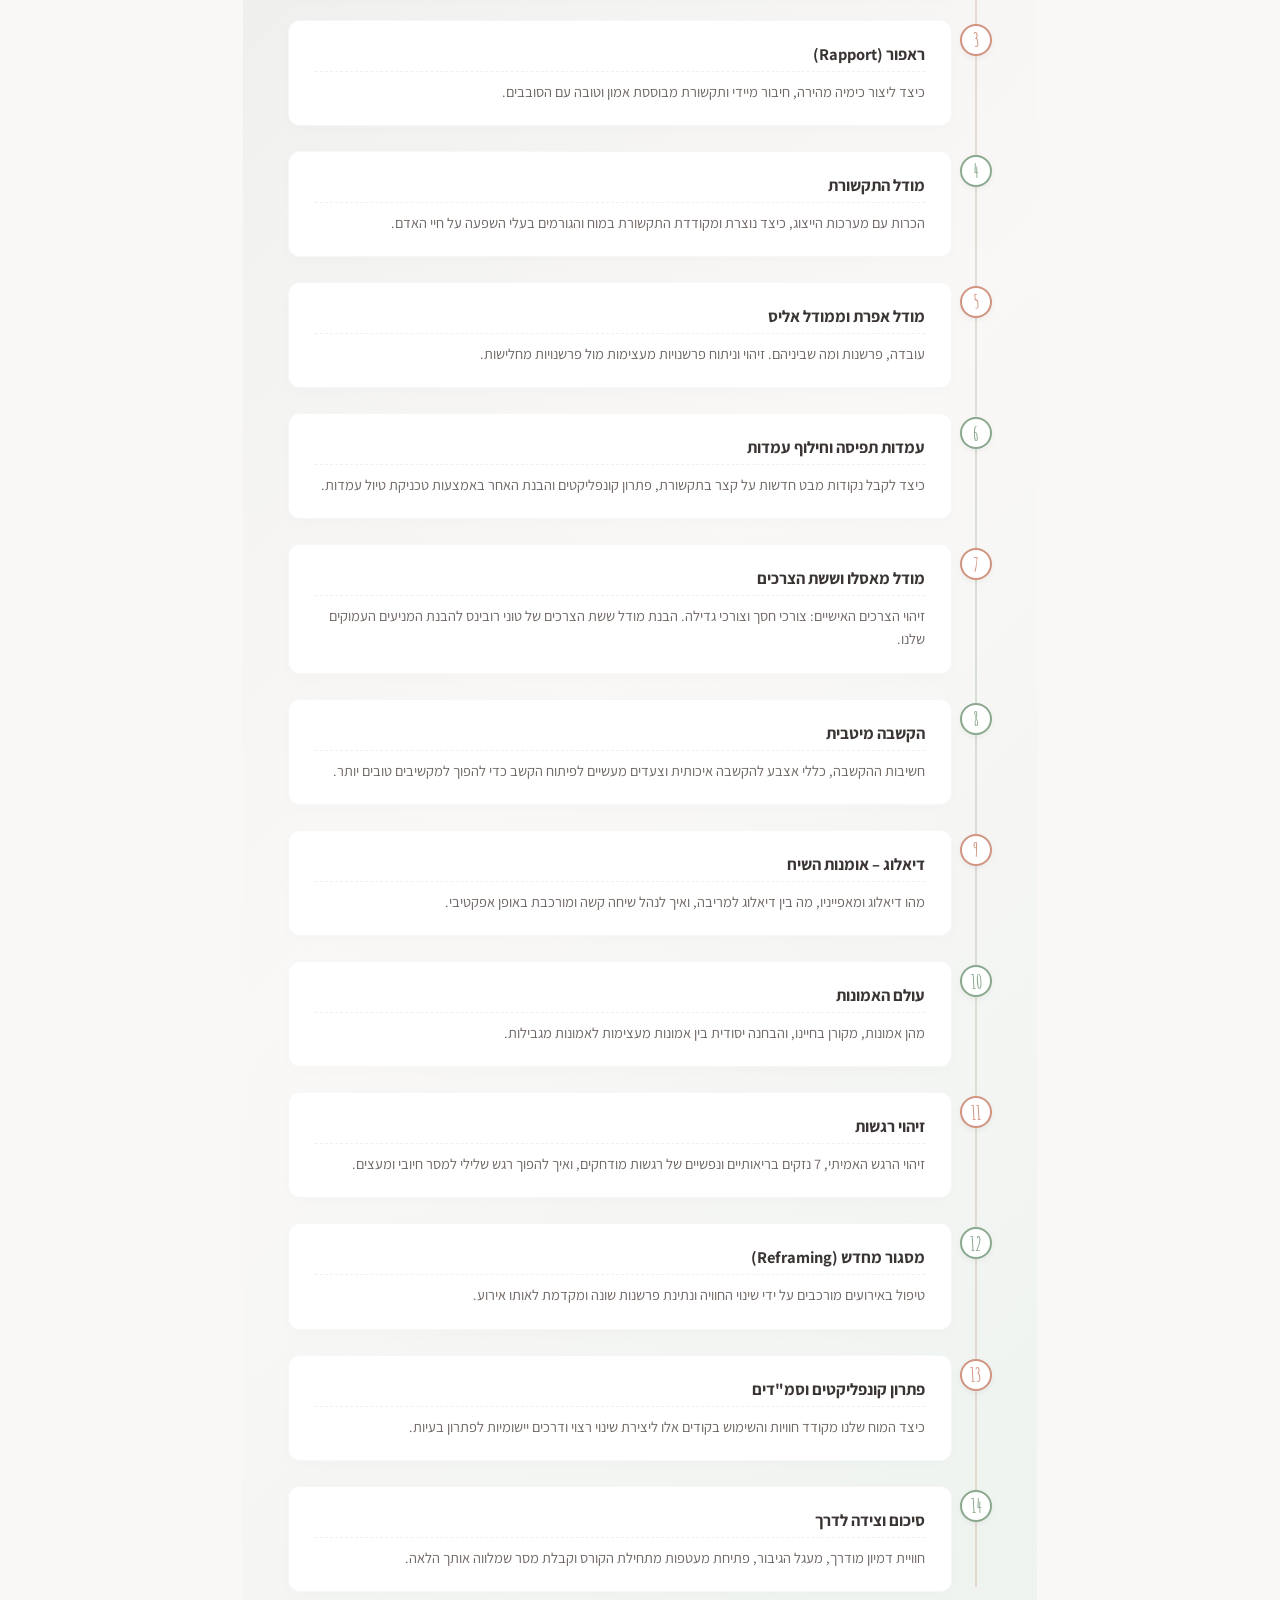
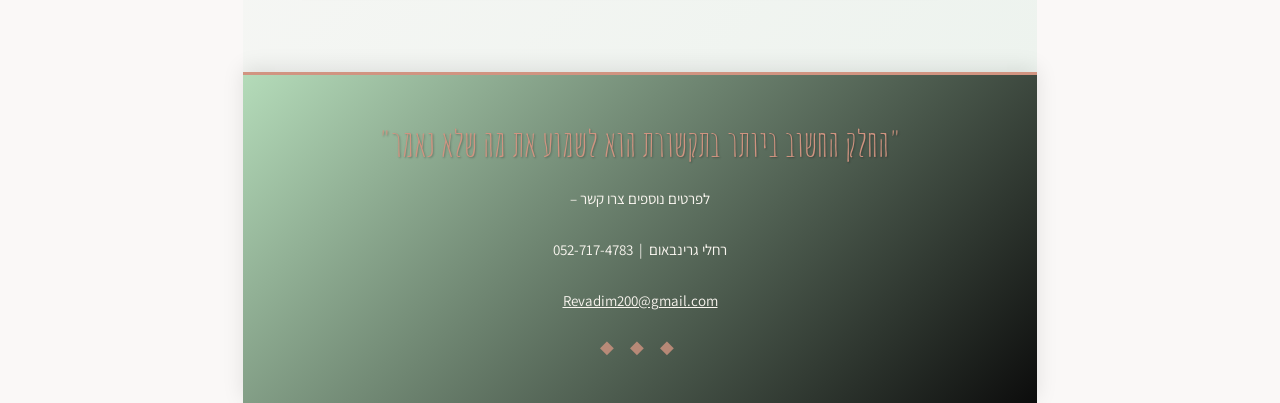
<file: comunicatoin.html>
<!doctype html>
<html lang="he" dir="rtl">

<head>
  <meta http-equiv="Content-Type" content="text/html; charset=UTF-8">
  <meta name="viewport" content="width=device-width, initial-scale=1.0">
  <title>הגשר לקשר</title>

  <link
    href="https://fonts.googleapis.com/css2?family=Amatic+SC:wght@400;700&family=Assistant:wght@300;400;500;600;700;800&display=swap"
    rel="stylesheet">
  <link href="https://fonts.googleapis.com/css2?family=Material+Symbols+Outlined" rel="stylesheet">

  <style>
    * {
      margin: 0;
      padding: 0;
      box-sizing: border-box;
    }

    :root {
      /* פלטת צבעים מתוך קובץ המותג */
      --logo-peach: #D19481;
      /* ורוד-אפרסק חם מהלוגו */
      --logo-peach-light: #F4EBE8;
      /* ורדרד בהיר מאוד לרקעים */
      --logo-mint: #8AA88E;
      /* ירוק מנטה/זית עדין מהעלים */
      --logo-mint-light: #EDF3EE;
      /* ירוק מנטה בהיר נקי */

      --text-main: #3A3533;
      /* חום-אפור כהה ואלגנטי לטקסט קריא */
      --text-muted: #6E6662;
      /* גוון משני עדין */
      --bg-main: #FAF8F7;
      /* רקע כללי בהיר, נקי ואסתטי */
      --white: #FFFFFF;

      --font-heading: 'Amatic SC', cursive;
      --font-body: 'Assistant', sans-serif;
    }

    body {
      font-family: var(--font-body);
      background-color: var(--bg-main);
      color: var(--text-main);
      direction: rtl;
      width: 794px;
      margin: 0 auto;
      -webkit-font-smoothing: antialiased;
    }

    /* ═══════════════════════════════════ HERO SECTION (עיצוב חדש: חום-שוקולד עמוק ויוקרתי עם נגיעות אפרסק) */
    .hero-container {
      /* רקע כהה, עשיר ואלגנטי המעניק ניגודיות מרהיבה ומראה אקסקלוסיבי */
      background: linear-gradient(135deg, #b4dbb9 0%, #3A3230 100%);
      padding: 1.9rem;
      position: relative;
      border-bottom: 2px solid var(--logo-peach);
      text-align: center;
    }

    .main-title {
      font-family: var(--font-heading);
      font-size: 94px;
      font-weight: 700;
      color: #FAF6F0;
      /* צבע שמנת בהיר לקריאות מושלמת על הרקע הכהה */
      line-height: 0.85;
      margin-bottom: 8px;
      text-shadow: 1px 2px 4px rgba(0, 0, 0, 0.4);
    }

    .main-title span {
      /* שימוש באפרסק מוזהב ובולט מתוך הלוגו */
      color: var(--logo-peach);
      display: block;
      margin-top: 6px;
    }

    .hero-header {
      display: flex;
      justify-content: space-between;
      align-items: center;
    }

    .brand-logo {
      width: 150px;
      height: auto;
      /* הוספת פילטר עדין להבלטת הלוגו על הרקע הכהה */
      filter: drop-shadow(0px 2px 4px rgba(0, 0, 0, 0.15));
    }

    .badge-tag {
      font-family: var(--font-body);
      font-size: 13px;
      font-weight: 700;
      color: #3A3230;
      border: 1px solid var(--logo-peach);
      padding: 5px 18px;
      border-radius: 30px;
      background-color: var(--logo-peach-light);
      box-shadow: 0 2px 6px rgba(0, 0, 0, 0.15);
      letter-spacing: 0.5px;
    }

    /* קו מפריד עיצובי עדין ויוקרתי מתחת לכותרת */
    .title-underline {
      width: 75px;
      height: 3px;
      background: linear-gradient(90deg, transparent 0%, var(--logo-peach) 50%, transparent 100%);
      margin: 22px auto;
      border-radius: 2px;
    }

    .hero-border-top {
      width: 100%;
      height: 4px;
      background: linear-gradient(90deg, transparent, var(--logo-peach), transparent);
      position: relative;
      z-index: 2;
    }

    .sub-title {
      font-size: 21px;
      font-weight: 500;
      color: #E6DDD9;
      /* גוון בהיר רך לקריאות מקסימלית */
      max-width: 550px;
      margin-left: auto;
      margin-right: auto;
      line-height: 1.45;
      text-shadow: 1px 1px 2px rgba(0, 0, 0, 0.3);
    }

    .hero-quote-box {
      margin-top: 25px;
      font-size: 15.5px;
      font-style: italic;
      color: var(--logo-peach);
      font-weight: 600;
      display: flex;
      align-items: center;
      justify-content: center;
      gap: 8px;
    }

    /* ═══════════════════════════════════ QUESTIONS GRID */
    .cards-section {
      padding: 50px 45px 30px 45px;
      background: var(--white);
    }

    .cards-grid {
      display: grid;
      grid-template-columns: 1fr 1fr;
      gap: 20px;
    }

    .question-card {
      background-color: var(--white);
      padding: 24px;
      border-radius: 12px;
      border: 1px solid rgba(209, 148, 129, 0.15);
      display: flex;
      gap: 15px;
      align-items: flex-start;
    }

    .card-icon-wrap {
      background-color: var(--logo-mint-light);
      color: var(--logo-mint);
      width: 36px;
      height: 36px;
      border-radius: 50%;
      display: flex;
      align-items: center;
      justify-content: center;
      flex-shrink: 0;
    }

    .question-card p {
      font-size: 16px;
      font-weight: 600;
      color: var(--text-main);
      line-height: 1.45;
      padding-top: 2px;
    }

    /* ═══════════════════════════════════ MAIN HOOK TEXT */
    .text-manifesto {
      padding: 40px 65px 50px 65px;
      background: var(--white);
      text-align: center;
    }

    .manifesto-heading {
      font-family: var(--font-heading);
      font-size: 44px;
      color: var(--logo-peach);
      margin-bottom: 20px;
    }

    .manifesto-p {
      font-size: 16.5px;
      color: var(--text-muted);
      line-height: 1.75;
      text-align: justify;
    }

    /* ═══════════════════════════════════ STATS BANNER */
    .stats-banner {
      background: linear-gradient(90deg, #b4dbb9 0%, #8aa88e 100%);
      padding: 25px 40px;
      display: flex;
      justify-content: space-around;
      color: var(--white);
    }

    .stat-block {
      text-align: center;
    }

    .stat-val {
      font-family: var(--font-heading);
      font-size: 46px;
      font-weight: 700;
      line-height: 1;
    }

    .stat-lbl {
      font-size: 13.5px;
      font-weight: 600;
      opacity: 0.95;
      margin-top: 4px;
    }

    /* ═══════════════════════════════════ TIMELINE SYLLABUS */
    .timeline-section {
      padding: 55px 45px;
      background: linear-gradient(135deg, #ebedeb 0%, #FAF8F7 50%, var(--logo-mint-light) 100%);
    }

    .section-title-modern {
      font-family: var(--font-heading);
      font-size: 48px;
      color: var(--text-main);
      text-align: center;
      margin-bottom: 45px;
      position: relative;
    }

    .section-title-modern::after {
      content: '';
      display: block;
      width: 50px;
      height: 3px;
      background-color: var(--logo-mint);
      margin: 8px auto 0 auto;
      border-radius: 2px;
    }

    .timeline-container {
      position: relative;
      margin: 0 auto;
      padding-right: 40px;
    }

    .timeline-container::before {
      content: '';
      position: absolute;
      top: 5px;
      bottom: 5px;
      right: 15px;
      width: 2px;
      background: linear-gradient(180deg, var(--logo-peach) 0%, var(--logo-mint) 50%, var(--logo-peach) 100%);
      opacity: 0.3;
    }

    .timeline-item {
      position: relative;
      margin-bottom: 25px;
    }

    .timeline-badge {
      position: absolute;
      right: -40px;
      top: 4px;
      width: 32px;
      height: 32px;
      border-radius: 50%;
      background-color: var(--white);
      border: 2px solid var(--logo-peach);
      color: var(--logo-peach);
      display: flex;
      align-items: center;
      justify-content: center;
      font-family: var(--font-heading);
      font-size: 20px;
      font-weight: 700;
      z-index: 2;
      box-shadow: 0 2px 6px rgba(0, 0, 0, 0.05);
    }

    .timeline-item:nth-child(even) .timeline-badge {
      border-color: var(--logo-mint);
      color: var(--logo-mint);
    }

    .timeline-content {
      background-color: var(--white);
      padding: 22px 26px;
      border-radius: 12px;
      box-shadow: 0 4px 15px rgba(0, 0, 0, 0.015);
      border: 1px solid rgba(0, 0, 0, 0.03);
    }

    .timeline-header-box {
      display: flex;
      justify-content: space-between;
      align-items: center;
      margin-bottom: 8px;
      border-bottom: 1px dashed rgba(0, 0, 0, 0.06);
      padding-bottom: 6px;
    }

    .timeline-topic {
      font-size: 16.5px;
      font-weight: 700;
      color: var(--text-main);
    }

    .timeline-desc {
      font-size: 14.5px;
      color: var(--text-muted);
      line-height: 1.6;
    }

    /* ═══════════════════════════════════ CLEAN STANDARD COURSE FOOTER (סגירה הרמונית ותואמת) */
    .footer {
      /* גרדיאנט חום כהה עשיר ליצירת סגירה מושלמת ויוקרתית לדף */
      background: linear-gradient(135deg, #b4dbb9 0%, #0c0c0c 100%);
      padding: 45px 60px;
      text-align: center;
      position: relative;
      box-shadow: 0 -4px 20px rgba(0, 0, 0, 0.1);
      border-top: 3px solid var(--logo-peach);
    }

    .footer-sub {
      font-family: var(--font-body);
      font-size: 15px;
      color: #FAF6F0;
      /* טקסט בהיר וקריא על הרקע הכהה */
      font-weight: 400;
      line-height: 1.7;
    }

    .footer-sub strong {
      color: #FFF;
    }

    .footer-quote-wrap {
      display: flex;
      align-items: center;
      justify-content: center;
      gap: 8px;
      margin-bottom: 20px;
    }

    .footer-quote-wrap span {
      color: var(--logo-peach);
      /* הבלטת הציטוט בגוון אפרסק חם */
      font-family: var(--font-heading);
      font-size: 36px;
      text-shadow: 1px 1px 2px rgba(0, 0, 0, 0.3);
    }

    .footer-ornament {
      color: var(--logo-peach);
      font-size: 18px;
      letter-spacing: 6px;
      margin-top: 22px;
      opacity: 0.8;
    }
  </style>
</head>

<body>

  <!-- HERO -->
  <div class="hero-border-top"></div>
  <section class="hero-container">
    <div class="hero-header">
      <img class="brand-logo" src="picth.png" alt="רבדים">
    </div>

    <div>
      <h1 class="main-title">הגשר<span>לקשר</span></h1>
      <div class="title-underline"></div>
    </div>

    <p class="sub-title">קורס מקצועי המקנה ידע וכלים מעשיים לתקשורת אפקטיבית</p>

    <div class="hero-quote-box">

    </div>
  </section>
  <div class="hero-border-top"></div>

  <!-- QUESTIONS GRID -->
  <section class="cards-section">
    <div class="cards-grid">
      <div class="question-card">
        <div class="card-icon-wrap"><span class="material-symbols-outlined">help</span></div>
        <p>קרה לך פעם שמישהו הגיב לדברייך בצורה לא מתאימה?</p>
      </div>
      <div class="question-card">
        <div class="card-icon-wrap"><span class="material-symbols-outlined">bolt</span></div>
        <p>האם תהית איך ניתן ליצור כימיה בקלות?</p>
      </div>
      <div class="question-card">
        <div class="card-icon-wrap"><span class="material-symbols-outlined">hearing</span></div>
        <p>מה קורה לנו ולסובבים אותנו שמקשיבים באמת?</p>
      </div>
      <div class="question-card">
        <div class="card-icon-wrap"><span class="material-symbols-outlined">forum</span></div>
        <p>איך מנהלים שיחה מורכבת בצורה מקדמת?</p>
      </div>
    </div>
  </section>

  <!-- MANIFESTO TEXT -->
  <section class="text-manifesto">
    <h2 class="manifesto-heading">הכוח להשפיע בכל מעגלי החיים</h2>
    <p class="manifesto-p">
      הצטרפו לקורס מרתק, דינמי וחוויתי השופך אור על עולמן של מערכות היחסים הבין-אישיות והתוך-אישיות.
      במהלך המפגשים נגלה יחד את הרבדים העמוקים של התקשורת האנושית , ונקבל כלים מעשיים להובלת תהליכי שינוי וצמיחה ברמה
      האישית והמערכתית כאחד.
      <br><br>
    </p>
  </section>

  <!-- STATS BANNER -->
  <div class="stats-banner">
    <div class="stat-block">
      <div class="stat-val">14</div>
      <div class="stat-lbl">מפגשים חוויתיים</div>
    </div>
    <div class="stat-block">
      <div class="stat-val">NLP</div>
      <div class="stat-lbl">טכניקות יישומיות</div>
    </div>
    <div class="stat-block">
      <div class="stat-val">פרקטיקה</div>
      <div class="stat-lbl">התנסות בכל שיעור</div>
    </div>
  </div>

  <!-- TIMELINE SYLLABUS -->
  <section class="timeline-section">
    <h2 class="section-title-modern">תכנית המפגשים והלמידה</h2>

    <div class="timeline-container">

      <!-- שיעור 1 -->
      <div class="timeline-item">
        <div class="timeline-badge">1</div>
        <div class="timeline-content">
          <div class="timeline-header-box">
            <div class="timeline-topic">מבוא לתקשורת בשיטת NLP</div>
          </div>
          <p class="timeline-desc">פתיחה והכרות, מבוא לעולם ה-NLP, וכתיבת קונפליקט בתקשורת שחוסם אותי.</p>
        </div>
      </div>

      <!-- שיעור 2 -->
      <div class="timeline-item">
        <div class="timeline-badge">2</div>
        <div class="timeline-content">
          <div class="timeline-header-box">
            <div class="timeline-topic">מהי תקשורת?</div>
          </div>
          <p class="timeline-desc">בסיס לתקשורת יעילה, זיהוי תגובות המחבלות בתקשורת ו-10 טכניקות "עשה" בתקשורת חיובית.
          </p>
        </div>
      </div>

      <!-- שיעור 3 -->
      <div class="timeline-item">
        <div class="timeline-badge">3</div>
        <div class="timeline-content">
          <div class="timeline-header-box">
            <div class="timeline-topic">ראפור (Rapport)</div>
          </div>
          <p class="timeline-desc">כיצד ליצור כימיה מהירה, חיבור מיידי ותקשורת מבוססת אמון וטובה עם הסובבים.</p>
        </div>
      </div>

      <!-- שיעור 4 -->
      <div class="timeline-item">
        <div class="timeline-badge">4</div>
        <div class="timeline-content">
          <div class="timeline-header-box">
            <div class="timeline-topic">מודל התקשורת</div>
          </div>
          <p class="timeline-desc">הכרות עם מערכות הייצוג, כיצד נוצרת ומקודדת התקשורת במוח והגורמים בעלי השפעה על חיי
            האדם.</p>
        </div>
      </div>

      <!-- שיעור 5 -->
      <div class="timeline-item">
        <div class="timeline-badge">5</div>
        <div class="timeline-content">
          <div class="timeline-header-box">
            <div class="timeline-topic">מודל אפרת וממודל אליס</div>
          </div>
          <p class="timeline-desc">עובדה, פרשנות ומה שביניהם. זיהוי וניתוח פרשנויות מעצימות מול פרשנויות מחלישות.</p>
        </div>
      </div>

      <!-- שיעור 6 -->
      <div class="timeline-item">
        <div class="timeline-badge">6</div>
        <div class="timeline-content">
          <div class="timeline-header-box">
            <div class="timeline-topic">עמדות תפיסה וחילוף עמדות</div>
          </div>
          <p class="timeline-desc">כיצד לקבל נקודות מבט חדשות על קצר בתקשורת, פתרון קונפליקטים והבנת האחר באמצעות טכניקת
            טיול עמדות.</p>
        </div>
      </div>

      <!-- שיעור 7 -->
      <div class="timeline-item">
        <div class="timeline-badge">7</div>
        <div class="timeline-content">
          <div class="timeline-header-box">
            <div class="timeline-topic">מודל מאסלו וששת הצרכים</div>
          </div>
          <p class="timeline-desc">זיהוי הצרכים האישיים: צורכי חסך וצורכי גדילה. הבנת מודל ששת הצרכים של טוני רובינס
            להבנת המניעים העמוקים שלנו.</p>
        </div>
      </div>

      <!-- שיעור 8 -->
      <div class="timeline-item">
        <div class="timeline-badge">8</div>
        <div class="timeline-content">
          <div class="timeline-header-box">
            <div class="timeline-topic">הקשבה מיטבית</div>
          </div>
          <p class="timeline-desc">חשיבות ההקשבה, כללי אצבע להקשבה איכותית וצעדים מעשיים לפיתוח הקשב כדי להפוך למקשיבים
            טובים יותר.</p>
        </div>
      </div>

      <!-- שיעור 9 -->
      <div class="timeline-item">
        <div class="timeline-badge">9</div>
        <div class="timeline-content">
          <div class="timeline-header-box">
            <div class="timeline-topic">דיאלוג – אומנות השיח</div>
          </div>
          <p class="timeline-desc">מהו דיאלוג ומאפייניו, מה בין דיאלוג למריבה, ואיך לנהל שיחה קשה ומורכבת באופן אפקטיבי.
          </p>
        </div>
      </div>

      <!-- שיעור 10 -->
      <div class="timeline-item">
        <div class="timeline-badge">10</div>
        <div class="timeline-content">
          <div class="timeline-header-box">
            <div class="timeline-topic">עולם האמונות</div>
          </div>
          <p class="timeline-desc">מהן אמונות, מקורן בחיינו, והבחנה יסודית בין אמונות מעצימות לאמונות מגבילות.</p>
        </div>
      </div>

      <!-- שיעור 11 -->
      <div class="timeline-item">
        <div class="timeline-badge">11</div>
        <div class="timeline-content">
          <div class="timeline-header-box">
            <div class="timeline-topic">זיהוי רגשות</div>
          </div>
          <p class="timeline-desc">זיהוי הרגש האמיתי, 7 נזקים בריאותיים ונפשיים של רגשות מודחקים, ואיך להפוך רגש שלילי
            למסר חיובי ומעצים.</p>
        </div>
      </div>

      <!-- שיעור 12 -->
      <div class="timeline-item">
        <div class="timeline-badge">12</div>
        <div class="timeline-content">
          <div class="timeline-header-box">
            <div class="timeline-topic">מסגור מחדש (Reframing)</div>
          </div>
          <p class="timeline-desc">טיפול באירועים מורכבים על ידי שינוי החוויה ונתינת פרשנות שונה ומקדמת לאותו אירוע.</p>
        </div>
      </div>

      <!-- שיעור 13 -->
      <div class="timeline-item">
        <div class="timeline-badge">13</div>
        <div class="timeline-content">
          <div class="timeline-header-box">
            <div class="timeline-topic">פתרון קונפליקטים וסמ"דים</div>
          </div>
          <p class="timeline-desc">כיצד המוח שלנו מקודד חוויות והשימוש בקודים אלו ליצירת שינוי רצוי ודרכים יישומיות
            לפתרון בעיות.</p>
        </div>
      </div>

      <!-- שיעור 14 -->
      <div class="timeline-item">
        <div class="timeline-badge">14</div>
        <div class="timeline-content">
          <div class="timeline-header-box">
            <div class="timeline-topic">סיכום וצידה לדרך</div>
          </div>
          <p class="timeline-desc">חוויית דמיון מודרך, מעגל הגיבור, פתיחת מעטפות מתחילת הקורס וקבלת מסר שמלווה אותך
            הלאה.</p>
        </div>
      </div>

    </div>
  </section>


  <!-- CLEAN STANDARD COURSE FOOTER -->
  <footer class="footer">
    <div class="footer-quote-wrap">
      <span>"החלק החשוב ביותר בתקשורת הוא לשמוע את מה שלא נאמר"</span>
    </div>
    <div class="footer-sub">
      לפרטים נוספים צרו קשר –<br><br>
      רחלי גרינבאום &nbsp;|&nbsp; 052-717-4783<br><br>
      <a href="mailto:Revadim200@gmail.com" style="color: inherit;">Revadim200@gmail.com</a>
    </div>
    <div class="footer-ornament">◆ ◆ ◆</div>
  </footer>

</body>

</html>
</file>
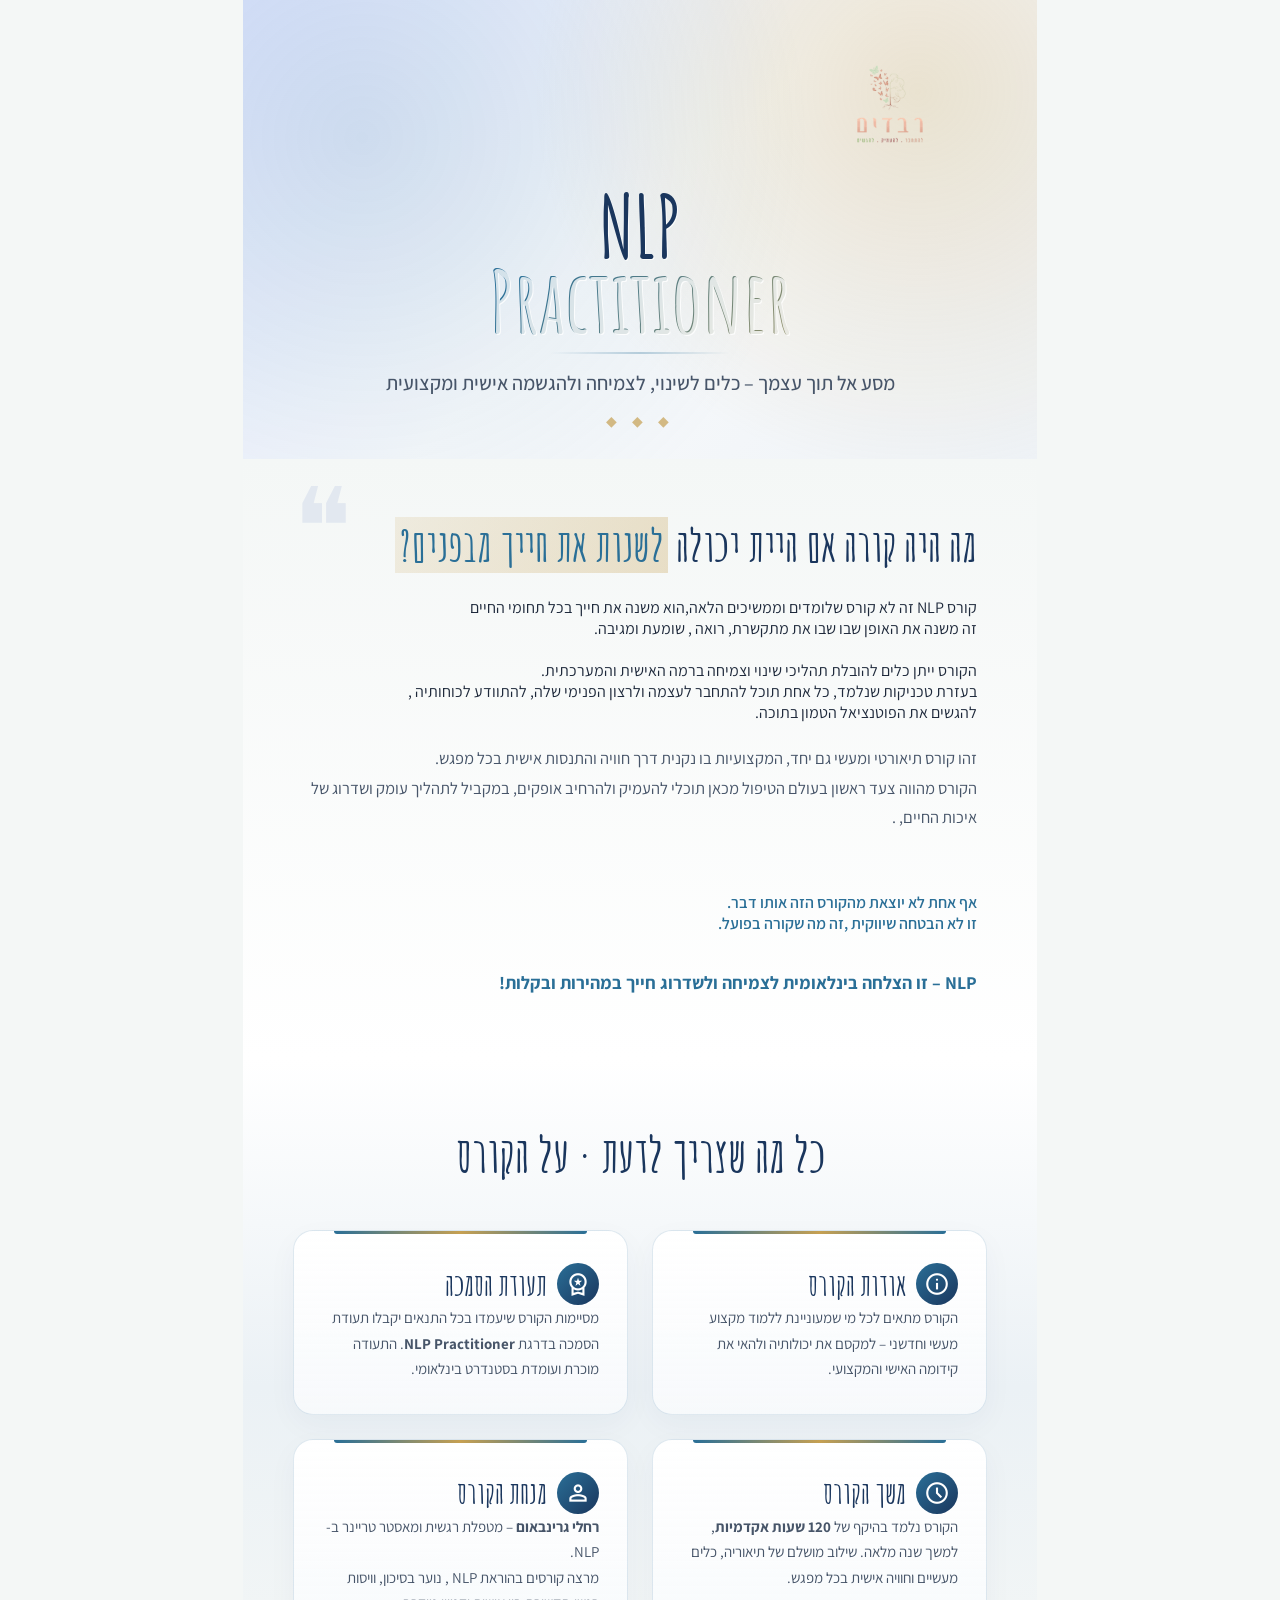
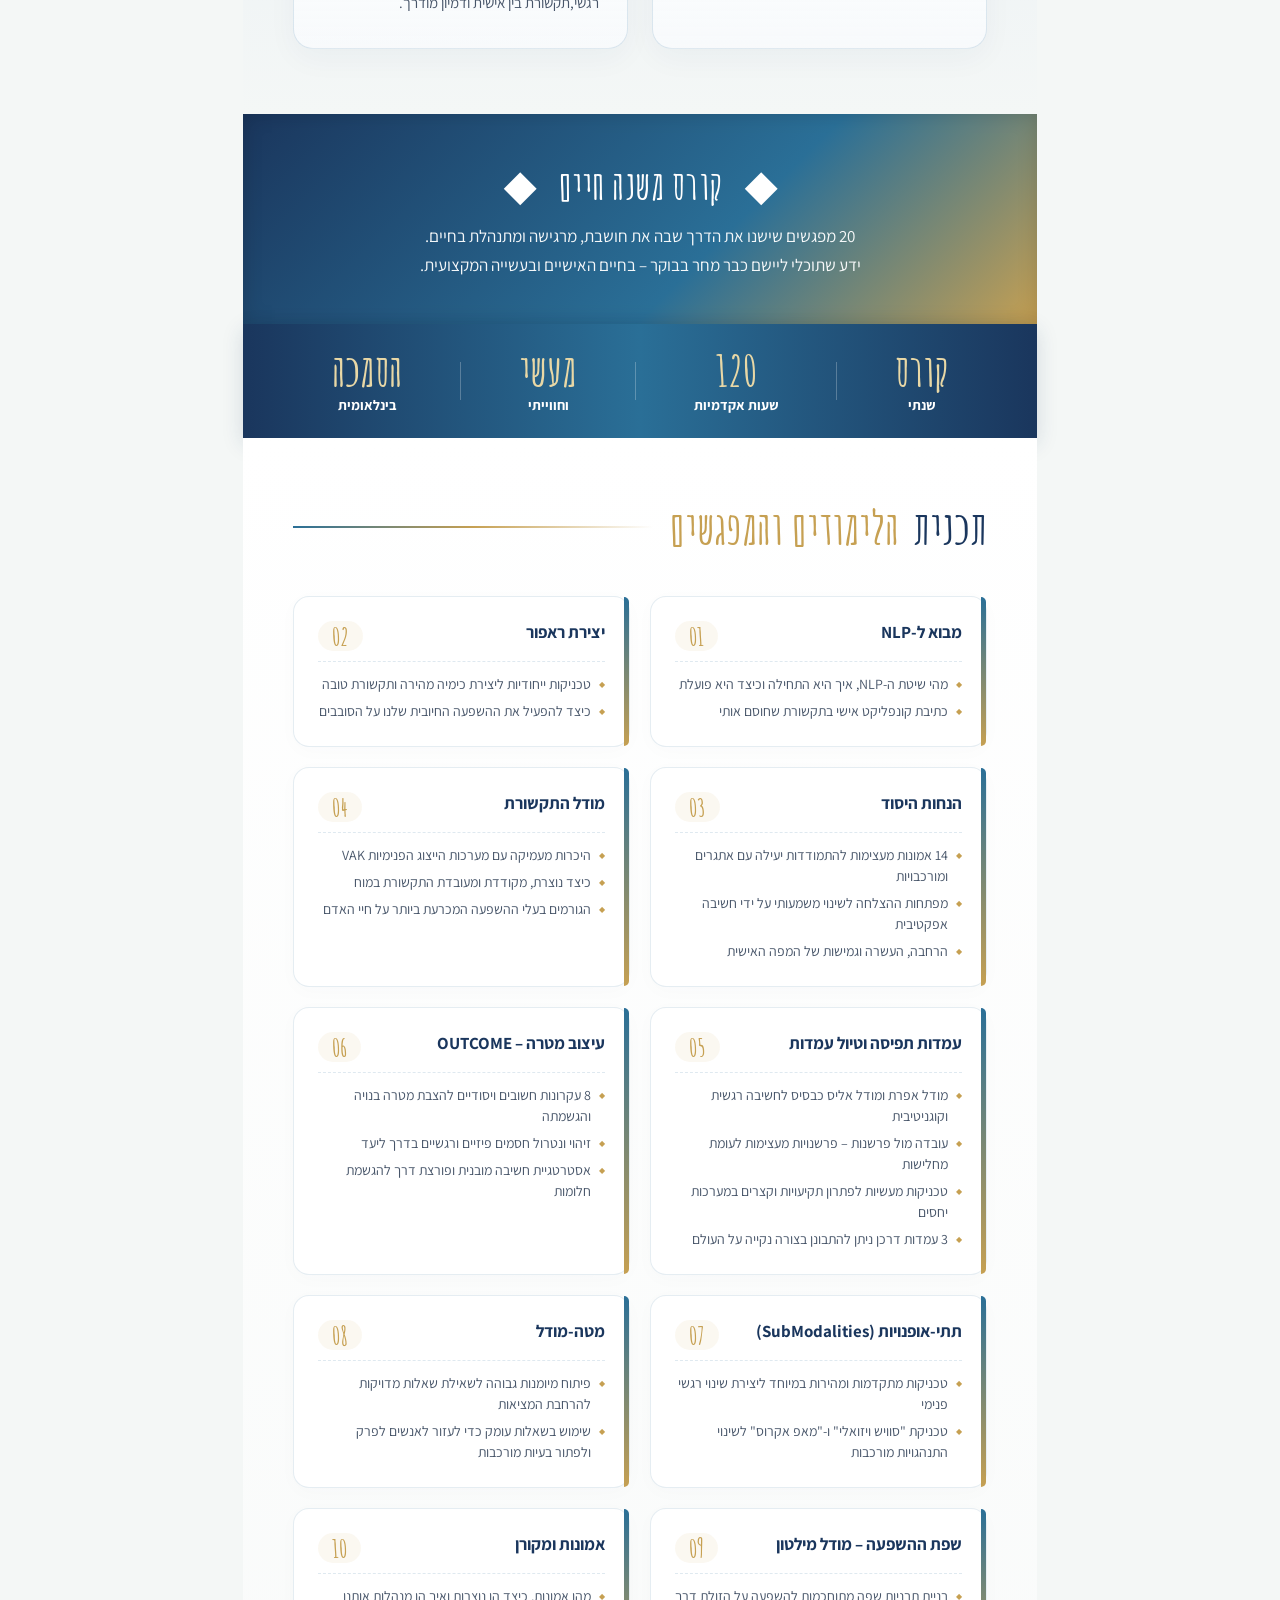
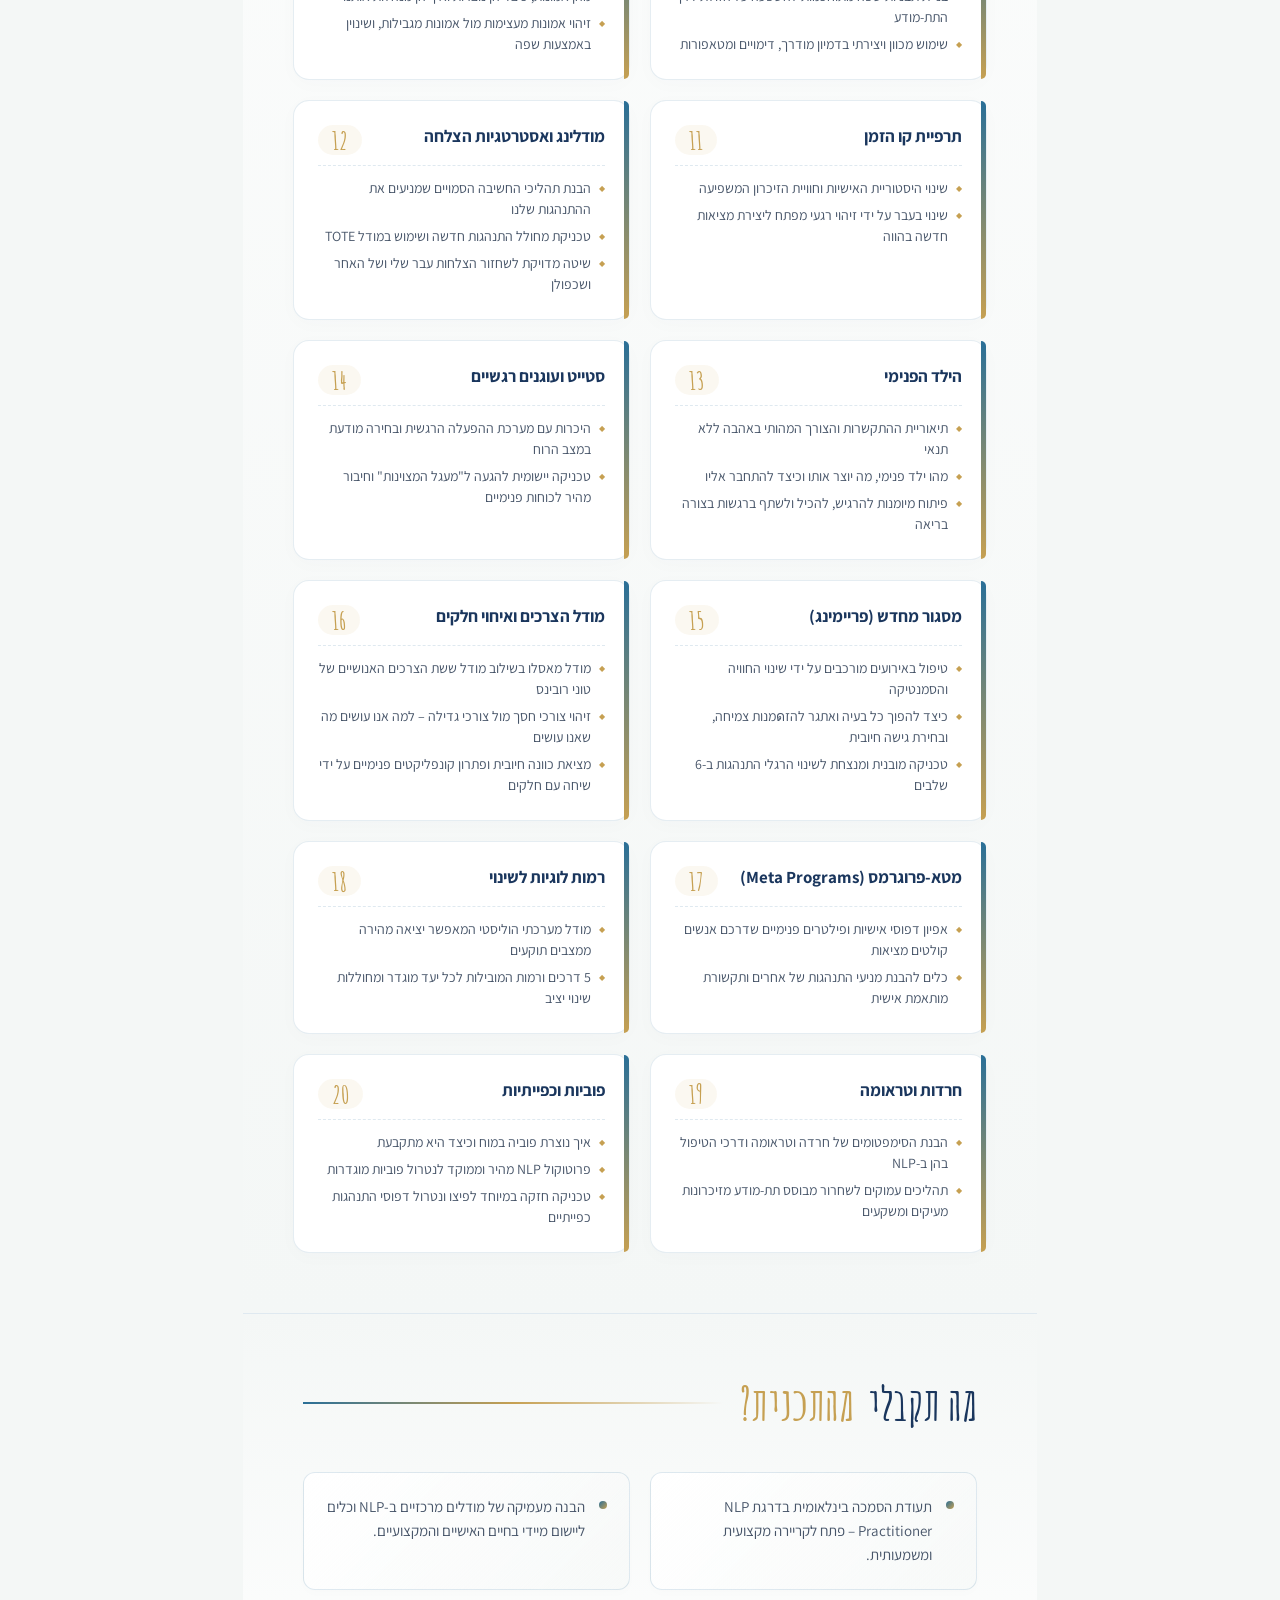
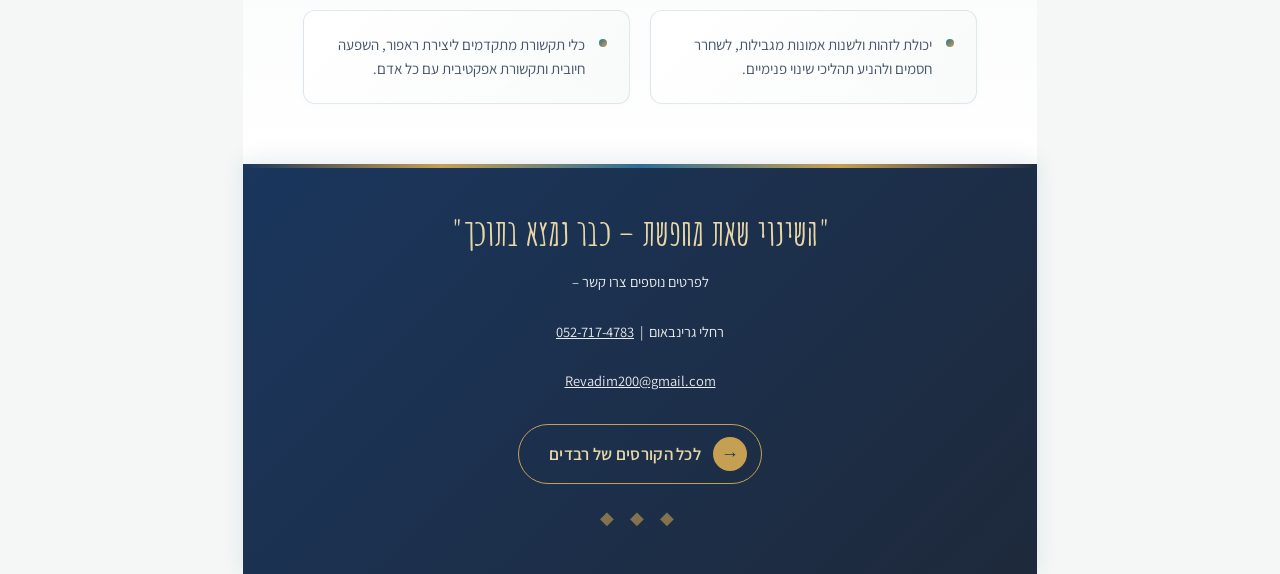
<file: nlp-practitioner.html>
<!doctype html>
<html lang="he" dir="rtl">
<head>
<meta http-equiv="Content-Type" content="text/html; charset=UTF-8">
<meta name="viewport" content="width=device-width, initial-scale=1.0">
<title>NLP Practitioner – קורס מקצועי</title>
<meta name="description" content="קורס NLP Practitioner ברבדים עם רחלי גרינבאום: קורס תיאורטי ומעשי עם כלים לשינוי, לצמיחה ולהגשמה אישית ומקצועית, וצעד ראשון בעולם הטיפול.">
<meta property="og:type" content="website">
<meta property="og:locale" content="he_IL">
<meta property="og:site_name" content="רבדים">
<meta property="og:title" content="NLP Practitioner – קורס מקצועי">
<meta property="og:description" content="קורס NLP Practitioner ברבדים עם רחלי גרינבאום: קורס תיאורטי ומעשי עם כלים לשינוי, לצמיחה ולהגשמה אישית ומקצועית, וצעד ראשון בעולם הטיפול.">

<link href="https://fonts.googleapis.com/css2?family=Amatic+SC:wght@400;700&family=Assistant:wght@300;400;500;600;700;800&display=swap" rel="stylesheet">
<link href="https://fonts.googleapis.com/css2?family=Material+Symbols+Outlined" rel="stylesheet">
<link rel="stylesheet" href="style.css">
<style>

  :root {
    --brand-primary: #1A365D;      /* כחול נייבי עמוק ויוקרתי */
    --brand-secondary: #2A6F97;    /* טורקיז עמוק */
    --brand-accent: #C6A052;       /* זהב מעודן */
    --brand-accent-light: #E9D8A6; /* זהב בהיר */
    --brand-bg-light: #F4F7F6;     /* רקע בהיר נקי ברקע */
    --brand-dark: #1E293B;         /* כחול-כהה מאוד לטקסט */
    --brand-dark-soft: #475569;    /* טקסט משני */
    --brand-white: #FFFFFF;
    --font-heading: 'Amatic SC', cursive;
    --font-body: 'Assistant', sans-serif;
  }

  body {
    font-family: var(--font-body);
    background: var(--brand-bg-light);
    color: var(--brand-dark);
    direction: rtl;
    width: 100%;
    max-width: 794px;
    margin: 0 auto;
    -webkit-font-smoothing: antialiased;
  }

  /* HERO */
  .hero {
    padding: 0;
    position: relative;
    overflow: hidden;
    min-height: 340px;
    display: flex;
    flex-direction: column;
    justify-content: center;
    align-items: center;
  }

  .hero::before {
    content: '';
    position: absolute;
    inset: 0;
    background:
      radial-gradient(circle at 15% 30%, rgba(42, 111, 151, 0.15) 0%, transparent 60%),
      radial-gradient(circle at 85% 20%, rgba(198, 160, 82, 0.25) 0%, transparent 50%),
      linear-gradient(135deg, #E0E7FF 0%, #F8FAFC 50%, #EEF2F6 100%);
    z-index: 1;
  }

  .hero-border-top, .hero-border-bottom {
    width: 100%;
    height: 4px;
    background: linear-gradient(90deg, transparent, var(--and-accent), var(--and-primary), var(--and-accent), transparent);
    position: relative;
    z-index: 2;
  }

  .hero-inner {
    position: relative;
    z-index: 2;
    text-align: center;
    padding: 25px 45px;
    width: 100%;
    max-width: 740px;
    margin: 0 auto;
    background: transparent;
  }

  .hero-top-bar {
    display: flex;
    justify-content: space-between;
    align-items: center;
    width: 100%;
    margin-bottom: 10px;
  }

  .hero-logo {
    width: 150px;
    height: auto;
    z-index: 3;
  }

  .hero-badge {
    display: inline-block;
    background: linear-gradient(135deg, var(--brand-primary) 0%, var(--brand-secondary) 100%);
    color: var(--brand-white);
    font-family: var(--font-body);
    font-size: 13px;
    font-weight: 700;
    padding: 5px 16px;
    border-radius: 50px;
    letter-spacing: 0.5px;
    box-shadow: 0 4px 10px rgba(26, 54, 93, 0.2);
  }

  .hero-title {
    font-family: var(--font-heading);
    font-size: 86px;
    font-weight: 700;
    color: var(--brand-primary);
    line-height: 0.85;
    margin-bottom: 10px;
    text-shadow: 1px 1px 0px rgba(255,255,255,0.8);
  }

  .hero-title span {
    background: linear-gradient(135deg, var(--brand-secondary) 30%, var(--brand-accent) 100%);
    background-clip: text;
    -webkit-background-clip: text;
    -webkit-text-fill-color: transparent;
    display: block;
    margin-top: 2px;
  }

  .hero-divider {
    width: 180px;
    height: 2px;
    background: linear-gradient(90deg, transparent, var(--brand-secondary), transparent);
    margin: 15px auto;
    opacity: 0.3;
  }

  .hero-sub {
    font-family: var(--font-body);
    font-size: 20px;
    font-weight: 500;
    color: var(--brand-dark-soft);
    line-height: 1.4;
    max-width: 580px;
    margin: 0 auto;
  }

  .hero-ornament {
    color: var(--brand-accent);
    font-size: 14px;
    letter-spacing: 6px;
    margin-top: 15px;
    opacity: 0.7;
  }

  /* INTRO */
  .intro-section {
    background: linear-gradient(180deg, var(--brand-bg-light) 0%, var(--brand-white) 100%);
    padding: 60px 60px;
    position: relative;
  }

  .intro-section::before {
    content: '❝';
    position: absolute;
    top: 10px;
    left: 50px;
    font-size: 110px;
    color: #E2E8F0;
    font-family: var(--font-heading);
    line-height: 1;
    z-index: 0;
  }

  .intro-lead {
    position: relative;
    z-index: 1;
    font-family: var(--font-heading);
    font-size: 44px;
    font-weight: 700;
    color: var(--brand-primary);
    line-height: 1.2;
    margin-bottom: 25px;
  }

  .intro-lead em {
    color: var(--brand-secondary);
    font-style: normal;
    background: linear-gradient(120deg, rgba(198, 160, 82, 0.15) 0%, rgba(198, 160, 82, 0.3) 100%);
    padding: 0 4px;
  }

  .intro-body {
    position: relative;
    z-index: 1;
    font-family: var(--font-body);
    font-size: 16.5px;
    font-weight: 400;
    color: var(--brand-dark-soft);
    line-height: 1.8;
  }

  /* INFO CARDS */
  .info-section {
    background: linear-gradient(180deg, var(--brand-white) 0%, #EBF1F5 50%, var(--brand-bg-light) 100%);
    padding: 65px 50px;
    position: relative;
  }

  .info-title {
    font-family: var(--font-heading);
    font-size: 48px;
    font-weight: 700;
    color: var(--brand-primary);
    margin-bottom: 45px;
    text-align: center;
  }

  .info-grid {
    display: grid;
    grid-template-columns: repeat(2, 1fr);
    gap: 24px;
  }

  .info-card {
    background: linear-gradient(180deg, var(--brand-white) 0%, rgba(248, 250, 252, 0.9) 100%);
    border: 1px solid rgba(42, 111, 151, 0.15);
    padding: 32px 28px;
    border-radius: 20px;
    box-shadow: 0 10px 30px rgba(26, 54, 93, 0.04);
    position: relative;
  }

  .info-card::before {
    content: '';
    position: absolute;
    top: 0; right: 40px; left: 40px;
    height: 3px;
    background: linear-gradient(90deg, var(--brand-secondary), var(--brand-accent), var(--brand-secondary));
    border-radius: 0 0 4px 4px;
  }

  .info-card-label {
    font-family: var(--font-heading);
    font-size: 30px;
    color: var(--brand-primary);
    font-weight: 700;
    display: flex;
    align-items: center;
    gap: 10px;
  }

  .info-card-label .material-symbols-outlined {
    font-size: 26px;
    color: var(--brand-white);
    background: linear-gradient(135deg, var(--brand-secondary), var(--brand-primary));
    width: 42px;
    height: 42px;
    line-height: 42px;
    text-align: center;
    border-radius: 50%;
    flex-shrink: 0;
  }

  .info-card p {
    font-family: var(--font-body);
    font-size: 15px;
    color: var(--brand-dark-soft);
    line-height: 1.7;
  }

  /* MUST */
  .must-section {
    background: linear-gradient(135deg, var(--brand-primary) 0%, var(--brand-secondary) 60%, var(--brand-accent) 100%);
    padding: 45px 60px;
    text-align: center;
    box-shadow: inset 0 0 20px rgba(0,0,0,0.15);
  }

  .must-title {
    font-family: var(--font-heading);
    font-size: 40px;
    font-weight: 700;
    color: var(--brand-white);
    letter-spacing: 0.5px;
  }

  .must-body {
    font-family: var(--font-body);
    font-size: 17px;
    color: rgba(255, 255, 255, 0.95);
    margin-top: 12px;
    line-height: 1.7;
  }

  /* DETAILS BAR */
  .details-bar {
    background: linear-gradient(90deg, var(--brand-primary) 0%, var(--brand-secondary) 50%, var(--brand-primary) 100%);
    padding: 24px 60px;
    display: flex;
    justify-content: space-around;
    align-items: center;
    box-shadow: 0 6px 20px rgba(26, 54, 93, 0.15);
  }

  .detail-item { text-align: center; }

  .detail-num {
    font-family: var(--font-heading);
    font-size: 44px;
    font-weight: 700;
    color: var(--brand-accent-light);
    line-height: 1;
  }

  .detail-label {
    font-family: var(--font-body);
    font-size: 14px;
    color: var(--brand-white);
    font-weight: 700;
    display: block;
    margin-top: 4px;
  }

  .detail-sep {
    width: 1px;
    height: 38px;
    background: rgba(255, 255, 255, 0.25);
  }

  /* SYLLABUS - MODERNISED CARD GRID */
  .syllabus-section {
    background: linear-gradient(180deg, var(--brand-white) 0%, var(--brand-bg-light) 100%);
    padding: 60px 50px;
  }

  .section-header {
    display: flex;
    align-items: center;
    gap: 16px;
    margin-bottom: 40px;
  }

  .section-header-line {
    flex: 1;
    height: 2px;
    background: linear-gradient(90deg, var(--brand-secondary), var(--brand-accent), transparent);
  }

  .section-title {
    font-family: var(--font-heading);
    font-size: 46px;
    font-weight: 700;
    color: var(--brand-primary);
    white-space: nowrap;
  }

  .section-title-accent {
    color: var(--brand-accent);
    margin-right: 6px;
  }

  .syllabus-grid {
    display: grid;
    grid-template-columns: repeat(2, 1fr);
    gap: 20px;
  }

  .lesson-card {
    background: var(--brand-white);
    border: 1px solid rgba(42, 111, 151, 0.12);
    border-radius: 16px;
    padding: 24px;
    position: relative;
    box-shadow: 0 4px 20px rgba(26, 54, 93, 0.02);
    display: flex;
    flex-direction: column;
    gap: 12px;
  }

  /* קו דקורטיבי יפה בצד ימין של כל כרטיס שיעור */
  .lesson-card::before {
    content: '';
    position: absolute;
    top: 0; right: 0; bottom: 0;
    width: 5px;
    background: linear-gradient(180deg, var(--brand-secondary), var(--brand-accent));
    border-radius: 0 16px 16px 0;
  }

  .lesson-header {
    display: flex;
    justify-content: space-between;
    align-items: flex-start;
    border-bottom: 1px dashed rgba(42, 111, 151, 0.15);
    padding-bottom: 10px;
  }

  .lesson-title {
    font-family: var(--font-body);
    font-size: 17px;
    font-weight: 700;
    color: var(--brand-primary);
    line-height: 1.3;
    padding-left: 10px;
  }

  .lesson-number {
    font-family: var(--font-heading);
    font-size: 26px;
    font-weight: 700;
    color: var(--brand-accent);
    background: rgba(198, 160, 82, 0.08);
    padding: 2px 14px;
    border-radius: 30px;
    line-height: 1;
    flex-shrink: 0;
  }

  .lesson-contents {
    list-style: none;
    padding: 0;
    margin: 0;
    display: flex;
    flex-direction: column;
    gap: 6px;
  }

  .lesson-contents li {
    font-family: var(--font-body);
    font-size: 14px;
    color: var(--brand-dark-soft);
    line-height: 1.5;
    padding-right: 14px;
    position: relative;
  }

  .lesson-contents li::before {
    content: '◆';
    position: absolute;
    right: 0;
    color: var(--brand-accent);
    font-size: 8px;
    top: 4px;
  }

  /* OUTCOMES */
  .outcomes-section {
    background: linear-gradient(180deg, var(--brand-bg-light) 0%, var(--brand-white) 100%);
    padding: 60px 60px;
    border-top: 1px solid rgba(42, 111, 151, 0.15);
  }

  .outcomes-grid {
    display: grid;
    grid-template-columns: 1fr 1fr;
    gap: 20px;
    margin-top: 30px;
  }

  .outcome-item {
    display: flex;
    align-items: flex-start;
    gap: 14px;
    padding: 22px;
    border: 1px solid rgba(42, 111, 151, 0.15);
    background: linear-gradient(135deg, var(--brand-white) 0%, rgba(244, 247, 246, 0.5) 100%);
    border-radius: 12px;
    box-shadow: 0 4px 10px rgba(0,0,0,0.01);
  }

  .outcome-dot {
    width: 8px;
    height: 8px;
    background: linear-gradient(135deg, var(--brand-secondary) 0%, var(--brand-accent) 100%);
    border-radius: 50%;
    flex-shrink: 0;
    margin-top: 6px;
  }

  .outcome-text {
    font-family: var(--font-body);
    font-size: 15px;
    color: var(--brand-dark-soft);
    line-height: 1.6;
  }

  /* FOOTER */
  .footer {
    background: linear-gradient(135deg, var(--brand-primary) 0%, var(--brand-dark) 100%);
    padding: 45px 60px;
    text-align: center;
    position: relative;
    box-shadow: 0 -4px 20px rgba(26, 54, 93, 0.1);
  }

  .footer::before {
    content: '';
    position: absolute;
    top: 0; left: 0; right: 0;
    height: 4px;
    background: linear-gradient(90deg, transparent, var(--brand-accent), var(--brand-secondary), var(--brand-accent), transparent);
  }

  .footer-tagline {
    font-family: var(--font-heading);
    font-size: 36px;
    color: var(--brand-accent-light);
    margin-bottom: 15px;
    font-weight: 700;
  }

  .footer-sub {
    font-family: var(--font-body);
    font-size: 14.5px;
    color: rgba(255,255,255,0.9);
    font-weight: 400;
    line-height: 1.7;
  }
 .intro-intro {
    font-weight: 600;
    color:#2A6F97;
}

  .footer-ornament {
    color: var(--brand-accent);
    font-size: 18px;
    letter-spacing: 6px;
    margin-top: 22px;
    opacity: 0.6;
  }

  @media print { body { width: 100%; } }
</style>
    <link rel="icon" href="favicon.ico" sizes="any">
    <link rel="icon" type="image/png" sizes="32x32" href="favicon-32.png">
    <link rel="apple-touch-icon" href="apple-touch-icon.png">
    <script type="application/ld+json">
    {
      "@context": "https://schema.org",
      "@type": "Course",
      "name": "NLP Practitioner",
      "description": "קורס תיאורטי ומעשי עם כלים לשינוי, לצמיחה ולהגשמה אישית ומקצועית, וצעד ראשון בעולם הטיפול.",
      "inLanguage": "he",
      "url": "https://racheligrinbaum.onrender.com/nlp-practitioner.html",
      "provider": {
        "@type": "EducationalOrganization",
        "name": "רבדים",
        "url": "https://racheligrinbaum.onrender.com/"
      },
      "instructor": {
        "@type": "Person",
        "name": "רחלי גרינבאום"
      }
    }
    </script>
    <link rel="stylesheet" href="mobile.css">
    <link rel="stylesheet" href="animations.css">
</head>
<body>


<section class="hero">
  <div class="hero-border-top"></div>
  <div class="hero-inner">
    <div class="hero-top-bar">
      <img class="hero-logo" src="logo.png" alt="רבדים">
    </div>
    <h1 class="hero-title">NLP<span>Practitioner</span></h1>
    <div class="hero-divider"></div>
    <p class="hero-sub">מסע אל תוך עצמך – כלים לשינוי, לצמיחה ולהגשמה אישית ומקצועית</p>
    <div class="hero-ornament">◆ ◆ ◆</div>
  </div>
  <div class="hero-border-bottom"></div>
</section>

<section class="intro-section">
  <p class="intro-lead">מה היה קורה אם היית יכולה <em>לשנות את חייך מבפנים?</em></p>
  <p class="intro-body">
    <section>קורס NLP זה לא קורס שלומדים וממשיכים הלאה,הוא משנה את חייך בכל תחומי החיים<br>זה משנה את האופן שבו שבו את מתקשרת, רואה , שומעת ומגיבה. <br><br></section>
    הקורס ייתן כלים להובלת תהליכי שינוי וצמיחה ברמה האישית והמערכתית.<br>
    בעזרת טכניקות שנלמד, כל אחת תוכל להתחבר לעצמה ולרצון הפנימי שלה,
    להתוודע לכוחותיה ,<br> להגשים את הפוטנציאל הטמון בתוכה.<br><br>
     </p>
  
  <p class="intro-body">
   זהו קורס תיאורטי ומעשי גם יחד, המקצועיות בו נקנית דרך חוויה והתנסות אישית בכל מפגש.<br> הקורס מהווה צעד ראשון בעולם הטיפול מכאן תוכלי להעמיק ולהרחיב אופקים, במקביל לתהליך עומק ושדרוג של איכות החיים, .<br>
     <br><br><section class="intro-intro">אף אחת לא יוצאת מהקורס הזה אותו דבר.<br>זו לא הבטחה שיווקית ,זה מה שקורה בפועל.</section>
  </p>

  
  <p class="intro-body" style="color: var(--brand-secondary); font-size: large; font-weight: bold;"><br>NLP – זו הצלחה בינלאומית לצמיחה ולשדרוג חייך במהירות ובקלות!</p>
</section>

<section class="info-section">
  <h2 class="info-title">כל מה שצריך לדעת · על הקורס</h2>
  <div class="info-grid">

    <div class="info-card">
      <div class="info-card-label">
        <span class="material-symbols-outlined">info</span>
        אודות הקורס
      </div>
      <p>הקורס מתאים לכל מי שמעוניינת ללמוד מקצוע מעשי וחדשני – למקסם את יכולותיה ולהאי את קידומה האישי והמקצועי.</p>
    </div>
    <div class="info-card">
      <div class="info-card-label">
        <span class="material-symbols-outlined">workspace_premium</span>
        תעודת הסמכה
      </div>
      <p>מסיימות הקורס שיעמדו בכל התנאים יקבלו תעודת הסמכה בדרגת <strong>NLP Practitioner</strong>. התעודה מוכרת ועומדת בסטנדרט בינלאומי.</p>
    </div>

    <div class="info-card">
      <div class="info-card-label">
        <span class="material-symbols-outlined">schedule</span>
        משך הקורס
      </div>
      <p>הקורס נלמד בהיקף של <strong>120 שעות אקדמיות</strong>, למשך שנה מלאה. שילוב מושלם של תיאוריה, כלים מעשיים וחוויה אישית בכל מפגש.</p>
    </div>

   

    <div class="info-card">
      <div class="info-card-label">
        <span class="material-symbols-outlined">person</span>
        מנחת הקורס
      </div>
      <p><strong>רחלי גרינבאום</strong> – מטפלת רגשית ומאסטר טריינר ב-NLP.<br>
      מרצה קורסים בהוראת NLP ,  נוער בסיכון, וויסות רגשי,תקשורת בין אישית ודמיון מודרך.</p>
    </div>

  </div>
</section>

<section class="must-section">
  <div class="must-title">◆ &nbsp; קורס משנה חיים &nbsp; ◆</div>
  <p class="must-body">20 מפגשים שישנו את הדרך שבה את חושבת, מרגישה ומתנהלת בחיים.<br>ידע שתוכלי ליישם כבר מחר בבוקר – בחיים האישיים ובעשייה המקצועית.</p>
</section>

<div class="details-bar">
  <div class="detail-item">
    <span class="detail-num">קורס</span>
    <span class="detail-label">שנתי</span>
  </div>
  <div class="detail-sep"></div>
  <div class="detail-item">
    <span class="detail-num">120</span>
    <span class="detail-label">שעות אקדמיות</span>
  </div>
  <div class="detail-sep"></div>
  <div class="detail-item">
    <span class="detail-num">מעשי</span>
    <span class="detail-label">וחווייתי</span>
  </div>
  <div class="detail-sep"></div>
  <div class="detail-item">
    <span class="detail-num">הסמכה</span>
    <span class="detail-label">בינלאומית</span>
  </div>
</div>

<section class="syllabus-section">
  <div class="section-header">
    <span class="section-title">תכנית <span class="section-title-accent">הלימודים והמפגשים</span></span>
    <div class="section-header-line"></div>
  </div>

  <div class="syllabus-grid">
    
    <div class="lesson-card">
      <div class="lesson-header">
        <h3 class="lesson-title">מבוא ל-NLP</h3>
        <span class="lesson-number">01</span>
      </div>
      <ul class="lesson-contents">
        <li>מהי שיטת ה-NLP, איך היא התחילה וכיצד היא פועלת</li>
        <li>כתיבת קונפליקט אישי בתקשורת שחוסם אותי</li>
      </ul>
    </div>

    <div class="lesson-card">
      <div class="lesson-header">
        <h3 class="lesson-title">יצירת ראפור</h3>
        <span class="lesson-number">02</span>
      </div>
      <ul class="lesson-contents">
        <li>טכניקות ייחודיות ליצירת כימיה מהירה ותקשורת טובה</li>
        <li>כיצד להפעיל את ההשפעה החיובית שלנו על הסובבים</li>
      </ul>
    </div>

    <div class="lesson-card">
      <div class="lesson-header">
        <h3 class="lesson-title">הנחות היסוד</h3>
        <span class="lesson-number">03</span>
      </div>
      <ul class="lesson-contents">
        <li>14 אמונות מעצימות להתמודדות יעילה עם אתגרים ומורכבויות</li>
        <li>מפתחות ההצלחה לשינוי משמעותי על ידי חשיבה אפקטיבית</li>
        <li>הרחבה, העשרה וגמישות של המפה האישית</li>
      </ul>
    </div>

    <div class="lesson-card">
      <div class="lesson-header">
        <h3 class="lesson-title">מודל התקשורת</h3>
        <span class="lesson-number">04</span>
      </div>
      <ul class="lesson-contents">
        <li>היכרות מעמיקה עם מערכות הייצוג הפנימיות VAK</li>
        <li>כיצד נוצרת, מקודדת ומעובדת התקשורת במוח</li>
        <li>הגורמים בעלי ההשפעה המכרעת ביותר על חיי האדם</li>
      </ul>
    </div>

    <div class="lesson-card">
      <div class="lesson-header">
        <h3 class="lesson-title">עמדות תפיסה וטיול עמדות</h3>
        <span class="lesson-number">05</span>
      </div>
      <ul class="lesson-contents">
        <li>מודל אפרת ומודל אליס כבסיס לחשיבה רגשית וקוגניטיבית</li>
        <li>עובדה מול פרשנות – פרשנויות מעצימות לעומת מחלישות</li>
        <li>טכניקות מעשיות לפתרון תקיעויות וקצרים במערכות יחסים</li>
        <li>3 עמדות דרכן ניתן להתבונן בצורה נקייה על העולם</li>
      </ul>
    </div>

    <div class="lesson-card">
      <div class="lesson-header">
        <h3 class="lesson-title">עיצוב מטרה – OUTCOME</h3>
        <span class="lesson-number">06</span>
      </div>
      <ul class="lesson-contents">
        <li>8 עקרונות חשובים ויסודיים להצבת מטרה בנויה והגשמתה</li>
        <li>זיהוי ונטרול חסמים פיזיים ורגשיים בדרך ליעד</li>
        <li>אסטרטגיית חשיבה מובנית ופורצת דרך להגשמת חלומות</li>
      </ul>
    </div>

    <div class="lesson-card">
      <div class="lesson-header">
        <h3 class="lesson-title">תתי-אופנויות (SubModalities)</h3>
        <span class="lesson-number">07</span>
      </div>
      <ul class="lesson-contents">
        <li>טכניקות מתקדמות ומהירות במיוחד ליצירת שינוי רגשי פנימי</li>
        <li>טכניקת "סוויש ויזואלי" ו-"מאפ אקרוס" לשינוי התנהגויות מורכבות</li>
      </ul>
    </div>

    <div class="lesson-card">
      <div class="lesson-header">
        <h3 class="lesson-title">מטה-מודל</h3>
        <span class="lesson-number">08</span>
      </div>
      <ul class="lesson-contents">
        <li>פיתוח מיומנות גבוהה לשאילת שאלות מדויקות להרחבת המציאות</li>
        <li>שימוש בשאלות עומק כדי לעזור לאנשים לפרק ולפתור בעיות מורכבות</li>
      </ul>
    </div>

    <div class="lesson-card">
      <div class="lesson-header">
        <h3 class="lesson-title">שפת ההשפעה – מודל מילטון</h3>
        <span class="lesson-number">09</span>
      </div>
      <ul class="lesson-contents">
        <li>בניית תבניות שפה מתוחכמות להשפעה על הזולת דרך התת-מודע</li>
        <li>שימוש מכוון ויצירתי בדמיון מודרך, דימויים ומטאפורות</li>
      </ul>
    </div>

    <div class="lesson-card">
      <div class="lesson-header">
        <h3 class="lesson-title">אמונות ומקורן</h3>
        <span class="lesson-number">10</span>
      </div>
      <ul class="lesson-contents">
        <li>מהן אמונות, כיצד הן נוצרות ואיך הן מנהלות אותנו</li>
        <li>זיהוי אמונות מעצימות מול אמונות מגבילות, ושינוין באמצעות שפה</li>
      </ul>
    </div>

    <div class="lesson-card">
      <div class="lesson-header">
        <h3 class="lesson-title">תרפיית קו הזמן</h3>
        <span class="lesson-number">11</span>
      </div>
      <ul class="lesson-contents">
        <li>שינוי היסטוריית האישיות וחוויית הזיכרון המשפיעה</li>
        <li>שינוי בעבר על ידי זיהוי רגעי מפתח ליצירת מציאות חדשה בהווה</li>
      </ul>
    </div>

    <div class="lesson-card">
      <div class="lesson-header">
        <h3 class="lesson-title">מודלינג ואסטרטגיות הצלחה</h3>
        <span class="lesson-number">12</span>
      </div>
      <ul class="lesson-contents">
        <li>הבנת תהליכי החשיבה הסמויים שמניעים את ההתנהגות שלנו</li>
        <li>טכניקת מחולל התנהגות חדשה ושימוש במודל TOTE</li>
        <li>שיטה מדויקת לשחזור הצלחות עבר שלי ושל האחר ושכפולן</li>
      </ul>
    </div>

    <div class="lesson-card">
      <div class="lesson-header">
        <h3 class="lesson-title">הילד הפנימי</h3>
        <span class="lesson-number">13</span>
      </div>
      <ul class="lesson-contents">
        <li>תיאוריית ההתקשרות והצורך המהותי באהבה ללא תנאי</li>
        <li>מהו ילד פנימי, מה יוצר אותו וכיצד להתחבר אליו</li>
        <li>פיתוח מיומנות להרגיש, להכיל ולשתף ברגשות בצורה בריאה</li>
      </ul>
    </div>

    <div class="lesson-card">
      <div class="lesson-header">
        <h3 class="lesson-title">סטייט ועוגנים רגשיים</h3>
        <span class="lesson-number">14</span>
      </div>
      <ul class="lesson-contents">
        <li>היכרות עם מערכת ההפעלה הרגשית ובחירה מודעת במצב הרוח</li>
        <li>טכניקה יישומית להגעה ל"מעגל המצוינות" וחיבור מהיר לכוחות פנימיים</li>
      </ul>
    </div>

    <div class="lesson-card">
      <div class="lesson-header">
        <h3 class="lesson-title">מסגור מחדש (פריימינג)</h3>
        <span class="lesson-number">15</span>
      </div>
      <ul class="lesson-contents">
        <li>טיפול באירועים מורכבים על ידי שינוי החוויה והסמנטיקה</li>
        <li>כיצד להפוך כל בעיה ואתגר להזดמנות צמיחה, ובחירת גישה חיובית</li>
        <li>טכניקה מובנית ומנצחת לשינוי הרגלי התנהגות ב-6 שלבים</li>
      </ul>
    </div>

    <div class="lesson-card">
      <div class="lesson-header">
        <h3 class="lesson-title">מודל הצרכים ואיחוי חלקים</h3>
        <span class="lesson-number">16</span>
      </div>
      <ul class="lesson-contents">
        <li>מודל מאסלו בשילוב מודל ששת הצרכים האנושיים של טוני רובינס</li>
        <li>זיהוי צורכי חסך מול צורכי גדילה – למה אנו עושים מה שאנו עושים</li>
        <li>מציאת כוונה חיובית ופתרון קונפליקטים פנימיים על ידי שיחה עם חלקים</li>
      </ul>
    </div>

    <div class="lesson-card">
      <div class="lesson-header">
        <h3 class="lesson-title">מטא-פרוגרמס (Meta Programs)</h3>
        <span class="lesson-number">17</span>
      </div>
      <ul class="lesson-contents">
        <li>אפיון דפוסי אישיות ופילטרים פנימיים שדרכם אנשים קולטים מציאות</li>
        <li>כלים להבנת מניעי התנהגות של אחרים ותקשורת מותאמת אישית</li>
      </ul>
    </div>

    <div class="lesson-card">
      <div class="lesson-header">
        <h3 class="lesson-title">רמות לוגיות לשינוי</h3>
        <span class="lesson-number">18</span>
      </div>
      <ul class="lesson-contents">
        <li>מודל מערכתי הוליסטי המאפשר יציאה מהירה ממצבים תוקעים</li>
        <li>5 דרכים ורמות המובילות לכל יעד מוגדר ומחוללות שינוי יציב</li>
      </ul>
    </div>

    <div class="lesson-card">
      <div class="lesson-header">
        <h3 class="lesson-title">חרדות וטראומה</h3>
        <span class="lesson-number">19</span>
      </div>
      <ul class="lesson-contents">
        <li>הבנת הסימפטומים של חרדה וטראומה ודרכי הטיפול בהן ב-NLP</li>
        <li>תהליכים עמוקים לשחרור מבוסס תת-מודע מזיכרונות מעיקים ומשקעים</li>
      </ul>
    </div>

    <div class="lesson-card">
      <div class="lesson-header">
        <h3 class="lesson-title">פוביות וכפייתיות</h3>
        <span class="lesson-number">20</span>
      </div>
      <ul class="lesson-contents">
        <li>איך נוצרת פוביה במוח וכיצד היא מתקבעת</li>
        <li>פרוטוקול NLP מהיר וממוקד לנטרול פוביות מוגדרות</li>
        <li>טכניקה חזקה במיוחד לפיצו ונטרול דפוסי התנהגות כפייתיים</li>
      </ul>
    </div>

  </div>
  
 
</section>

<section class="outcomes-section">
  <div class="section-header">
    <span class="section-title">מה תקבלי <span class="section-title-accent">מהתכנית?</span></span>
    <div class="section-header-line"></div>
  </div>
  <div class="outcomes-grid">
   <div class="outcome-item">
      <div class="outcome-dot"></div>
      <div class="outcome-text">תעודת הסמכה בינלאומית בדרגת NLP Practitioner – פתח לקריירה מקצועית ומשמעותית.</div>
    </div>
    <div class="outcome-item">
      <div class="outcome-dot"></div>
      <div class="outcome-text">הבנה מעמיקה של מודלים מרכזיים ב-NLP וכלים ליישום מיידי בחיים האישיים והמקצועיים.</div>
    </div>
    <div class="outcome-item">
      <div class="outcome-dot"></div>
      <div class="outcome-text">יכולת לזהות ולשנות אמונות מגבילות, לשחרר חסמים ולהניע תהליכי שינוי פנימיים.</div>
    </div>
    <div class="outcome-item">
      <div class="outcome-dot"></div>
      <div class="outcome-text">כלי תקשורת מתקדמים ליצירת ראפור, השפעה חיובית ותקשורת אפקטיבית עם כל אדם.</div>
    </div>
    
  </div>
</section>

<footer class="footer">
  <div class="footer-tagline">"השינוי שאת מחפשת – כבר נמצא בתוכך"</div>
  <div class="footer-sub">
    לפרטים נוספים צרו קשר –<br><br>
    רחלי גרינבאום &nbsp;|&nbsp; <a href="tel:+972527174783" style="color: inherit;">052-717-4783</a><br><br>
    <a href="mailto:Revadim200@gmail.com" style="color: inherit;">Revadim200@gmail.com</a>
  </div>
  <div class="back-to-courses-wrap" style="--back-accent: #C6A052; --back-text: #E9D8A6; --back-hover-bg: #C6A052; --back-hover-text: #1A365D;"><a href="index.html" class="back-to-courses"><span class="arrow" aria-hidden="true">→</span>לכל הקורסים של רבדים</a></div>
  <div class="footer-ornament">◆ ◆ ◆</div>
</footer>

    <script src="animations.js" defer></script>
</body>
</html>
</file>
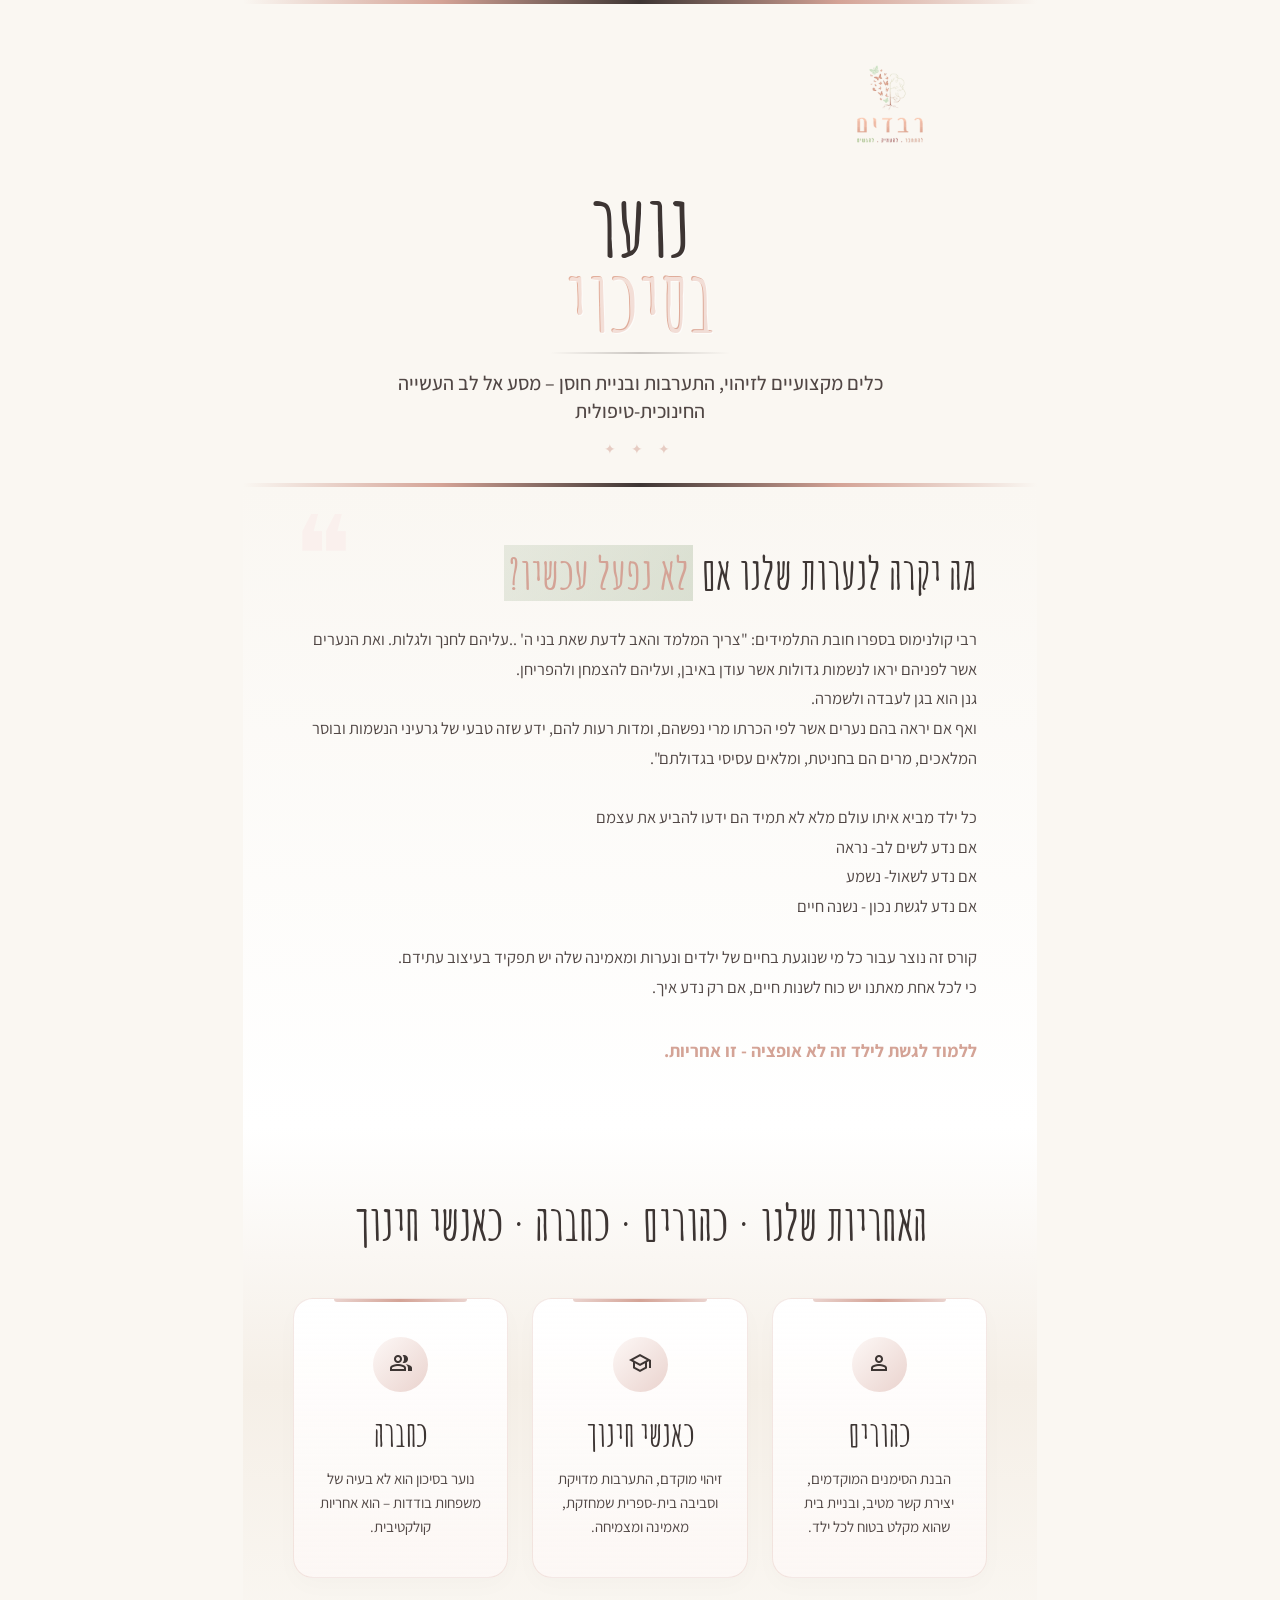
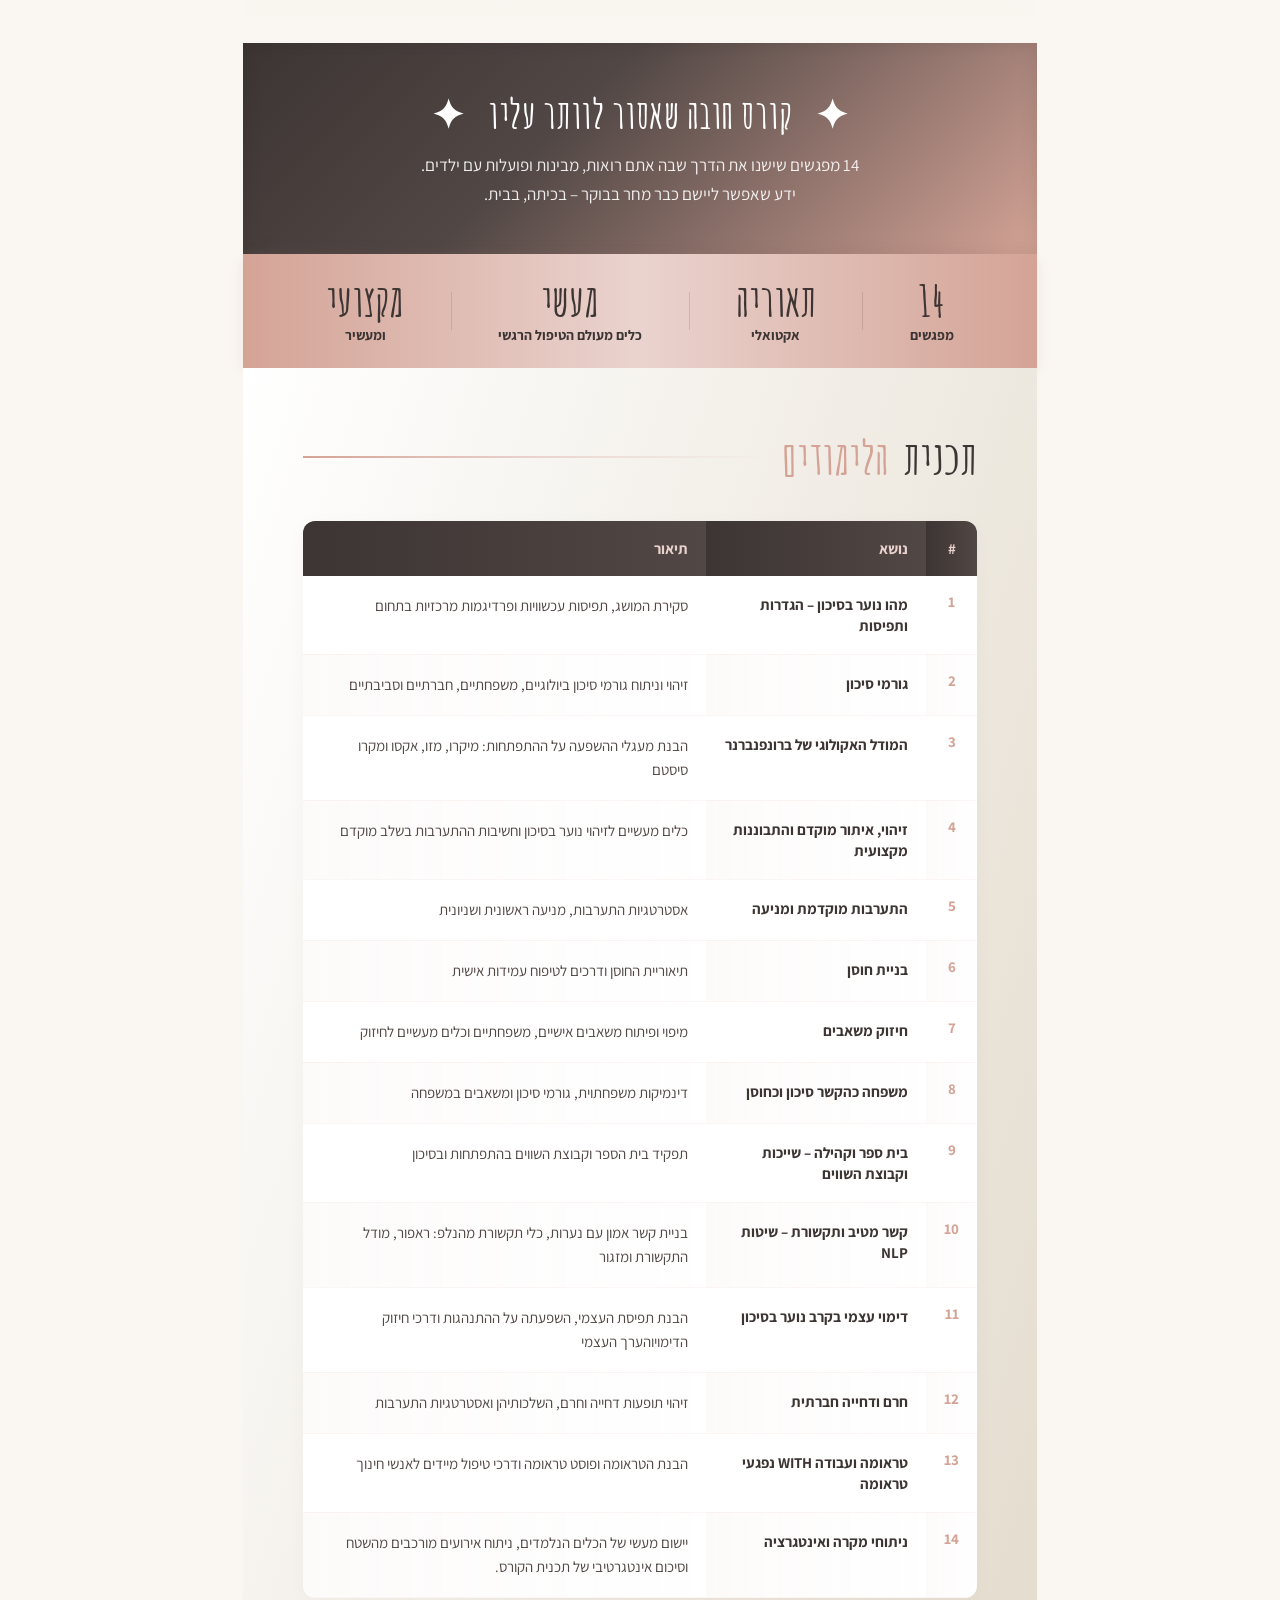
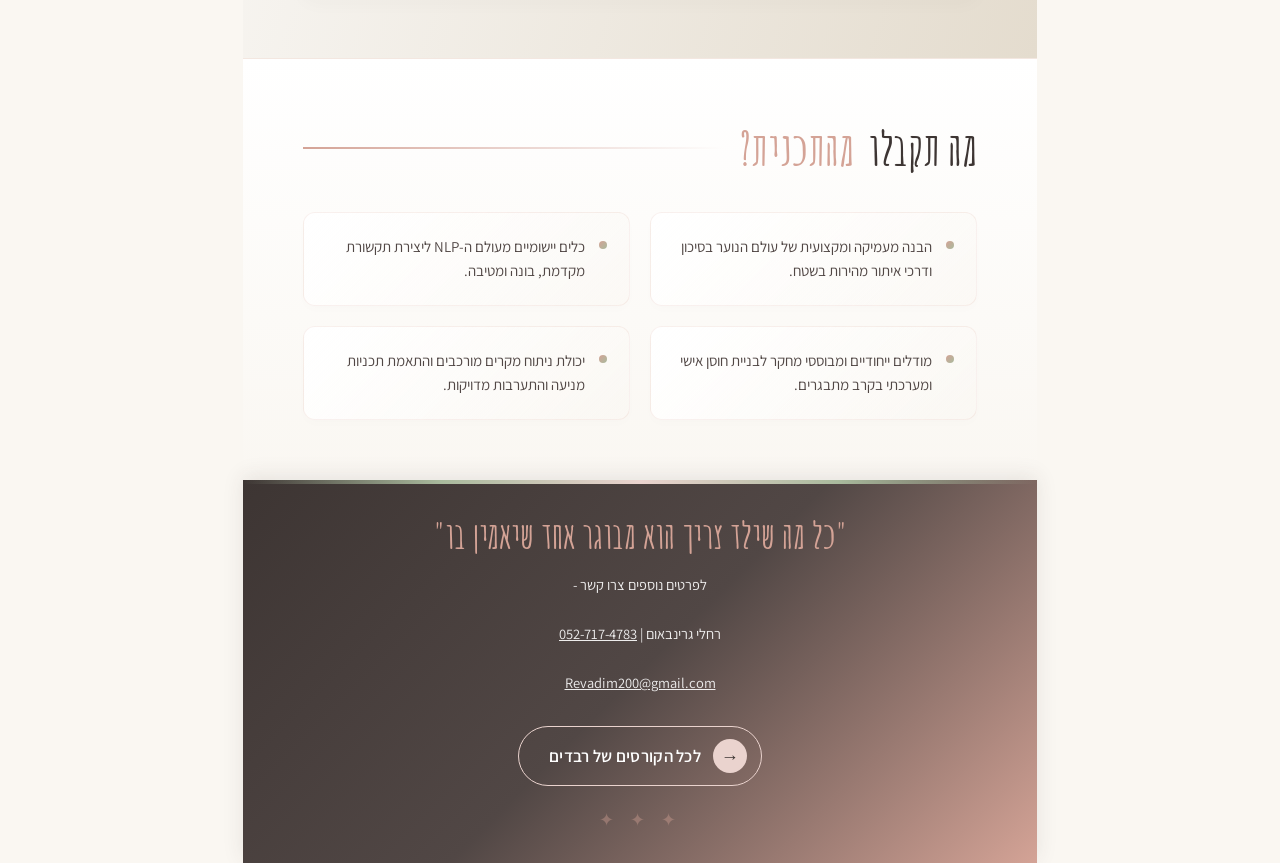
<file: noar-besikui.html>
<!doctype html>
<html lang="he" dir="rtl">
<head>
<meta http-equiv="Content-Type" content="text/html; charset=UTF-8">
<meta name="viewport" content="width=device-width, initial-scale=1.0">
<title>נוער בסיכוי – קורס מקצועי</title>
<meta name="description" content="נוער בסיכוי – קורס מקצועי להורים ולאנשי חינוך: זיהוי סימנים מוקדמים, התערבות נכונה ובניית חוסן אצל ילדים ונערות. מרכז רבדים, רחלי גרינבאום.">
<meta property="og:type" content="website">
<meta property="og:locale" content="he_IL">
<meta property="og:site_name" content="רבדים">
<meta property="og:title" content="נוער בסיכוי – קורס מקצועי">
<meta property="og:description" content="נוער בסיכוי – קורס מקצועי להורים ולאנשי חינוך: זיהוי סימנים מוקדמים, התערבות נכונה ובניית חוסן אצל ילדים ונערות. מרכז רבדים, רחלי גרינבאום.">

<!-- טעינת חבילת הפונטים -->
<link href="https://fonts.googleapis.com/css2?family=Amatic+SC:wght@400;700&family=Assistant:wght@300;400;500;600;700;800&display=swap" rel="stylesheet">
<link href="https://fonts.googleapis.com/css2?family=Material+Symbols+Outlined" rel="stylesheet">
<link rel="stylesheet" href="style.css">
<style>

  :root {
    --brand-rose: #D4A396;        /* ורוד רבדים עמוק */
    --brand-rose-light: #EAD3CE;  /* ורוד בהיר רך */
    --brand-rose-pale: #FDF8F6;   /* רקע ורוד-שמנת בהיר ומואר */
    --brand-sage: #A9BA9D;        /* ירוק מרווה אצילי */
    --brand-dark: #3D3533;        /* אפור-חום כהה ואלגנטי */
    --brand-dark-soft: #514745;   /* גוון כהה משני */
    --brand-cream: #FAF7F2;       /* שמנת פנינה מעודנת */
    --brand-white: #FFFFFF;
    
    --font-heading: 'Amatic SC', cursive;
    --font-body: 'Assistant', sans-serif;
  }

  body {
    font-family: var(--font-body);
    background: var(--brand-cream);
    color: var(--brand-dark);
    direction: rtl;
    width: 100%;
    max-width: 794px;
    margin: 0 auto;
    -webkit-font-smoothing: antialiased;
  }

  /* ═══════════════════════════════════ HERO WITH GRADIENTS (COMPACT) */
  .hero {
    padding: 0;
    position: relative;
    overflow: hidden;
    min-height: 340px; /* גובה כללי מונמך ומהודק */
    display: flex;
    flex-direction: column;
    justify-content: center;
    align-items: center;
  }

  .hero::before {
    content: '';
    position: absolute;
    inset: 0;
    background: 
      radial-gradient(circle at 15% 30%, rgba(169, 186, 157, 0.2) 0%, transparent 60%),
      radial-gradient(circle at 85% 20%, rgba(212, 163, 150, 0.35) 0%, transparent 50%),
      linear-gradient(180deg, #F9F2EF 0%, var(--brand-rose-light) 70%, var(--brand-cream) 100__);
    z-index: 1;
  }

  .hero-border-top, .hero-border-bottom {
    width: 100%;
    height: 4px;
    background: linear-gradient(90deg, transparent, var(--brand-rose), var(--brand-dark), var(--brand-rose), transparent);
    position: relative;
    z-index: 2;
  }

  .hero-inner {
    position: relative;
    z-index: 2;
    text-align: center;
    padding: 25px 45px; /* צמצום פדינג להורדת גובה */
    width: 100%;
    max-width: 740px;
    margin: 0 auto;
    background: transparent;
  }

  /* שורה עליונה המשלבת לוגו בצד אחד ותג בצד שני */
  .hero-top-bar {
    display: flex;
    justify-content: space-between;
    align-items: center;
    width: 100%;
    margin-bottom: 10px; /* מרחק קטן ומדויק מהכותרת */
  }

  .hero-logo {
    width: 150px;
    height: auto;
    z-index: 3;
  }

  .hero-badge {
    display: inline-block;
    background: linear-gradient(135deg, var(--brand-dark) 0%, var(--brand-dark-soft) 100%);
    color: var(--brand-rose-pale);
    font-family: var(--font-body);
    font-size: 13px;
    font-weight: 700;
    padding: 5px 16px;
    border-radius: 50px;
    letter-spacing: 0.5px;
    box-shadow: 0 4px 10px rgba(61, 53, 51, 0.15);
  }

  .hero-title {
    font-family: var(--font-heading);
    font-size: 86px; /* גודל מותאם ומאוזן */
    font-weight: 700;
    color: var(--brand-dark);
    line-height: 0.85;
    margin-bottom: 10px;
    text-shadow: 1px 1px 0px rgba(255,255,255,0.6);
  }

  .hero-title span {
  background: linear-gradient(135deg,#e5b19d 30%, var(--brand-rose) 100%);
  background-clip: text;                 /* הגרסה הסטנדרטית שמבטלת את האזהרה */
  -webkit-background-clip: text;         /* התמיכה בדפדפני קיט/כרום/ספארי */
  -webkit-text-fill-color: transparent;
  display: block;
  margin-top: 2px;
}

  .hero-divider {
    width: 180px;
    height: 2px;
    background: linear-gradient(90deg, transparent, var(--brand-dark), transparent);
    margin: 15px auto;
    opacity: 0.25;
  }

  .hero-sub {
    font-family: var(--font-body);
    font-size: 20px;
    font-weight: 500;
    color: var(--brand-dark-soft);
    line-height: 1.4;
    max-width: 580px;
    margin: 0 auto;
  }

  .hero-ornament {
    color: var(--brand-rose);
    font-size: 14px;
    letter-spacing: 6px;
    margin-top: 15px;
    opacity: 0.5;
  }

  /* ═══════════════════════════════════ INTRO */
  .intro-section {
    background: linear-gradient(180deg, var(--brand-cream) 0%, var(--brand-white) 100%);
    padding: 60px 60px;
    position: relative;
  }

  .intro-section::before {
    content: '❝';
    position: absolute;
    top: 10px;
    left: 50px;
    font-size: 110px;
    color: #FAF0ED;
    font-family: var(--font-heading);
    line-height: 1;
    z-index: 0;
  }

  .intro-lead {
    position: relative;
    z-index: 1;
    font-family: var(--font-heading);
    font-size: 44px;
    font-weight: 700;
    color: var(--brand-dark);
    line-height: 1.2;
    margin-bottom: 25px;
  }

  .intro-lead em {
    color: var(--brand-rose);
    font-style: normal;
    background: linear-gradient(120deg, rgba(169, 186, 157, 0.25) 0%, rgba(169, 186, 157, 0.4) 100%);
    padding: 0 4px;
  }

  .intro-body {
    position: relative;
    z-index: 1;
    font-family: var(--font-body);
    font-size: 16.5px;
    font-weight: 400;
    color: var(--brand-dark-soft);
    line-height: 1.8;
  }

  /* ═══════════════════════════════════ RESPONSIBILITY */
  .responsibility-section {
    background: linear-gradient(180deg, var(--brand-white) 0%, #F5EFE7 50%, var(--brand-cream) 100%);
    padding: 65px 50px;
    position: relative;
  }

  .resp-title {
    font-family: var(--font-heading);
    font-size: 48px;
    font-weight: 700;
    color: var(--brand-dark);
    margin-bottom: 45px;
    text-align: center;
  }

  .resp-grid {
    display: grid;
    grid-template-columns: repeat(3, 1fr);
    gap: 24px;
  }

  .resp-card {
    background: linear-gradient(180deg, var(--brand-white) 0%, rgba(253, 248, 246, 0.8) 100%);
    border: 1px solid rgba(212, 163, 150, 0.25);
    padding: 38px 24px;
    text-align: center;
    border-radius: 20px;
    box-shadow: 0 8px 25px rgba(61, 53, 51, 0.02);
    position: relative;
  }

  .resp-card::before {
    content: '';
    position: absolute;
    top: 0; right: 40px; left: 40px;
    height: 3px;
    background: linear-gradient(90deg, var(--brand-rose-light), var(--brand-rose), var(--brand-rose-light));
    border-radius: 0 0 4px 4px;
  }

  .resp-icon {
    font-size: 30px;
    margin-bottom: 20px;
    display: inline-block;
    background: linear-gradient(135deg, var(--brand-rose-pale) 0%, var(--brand-rose-light) 100%);
    color: var(--brand-dark);
    width: 55px;
    height: 55px;
    line-height: 55px;
    border-radius: 50%;
  }

  .resp-card h3 {
    font-family: var(--font-heading);
    font-size: 34px;
    color: var(--brand-dark);
    margin-bottom: 12px;
    font-weight: 700;
  }

  .resp-card p {
    font-family: var(--font-body);
    font-size: 15px;
    color: var(--brand-dark-soft);
    line-height: 1.6;
  }

  /* ═══════════════════════════════════ MUST SECTION */
  .must-section{
    background: linear-gradient(135deg, var(--brand-dark) 0%, var(--brand-dark-soft) 40%, var(--brand-rose) 100%);
    padding: 45px 60px;
    text-align: center;
    box-shadow: inset 0 0 20px rgba(0,0,0,0.1);
  }

  .must-title {
    font-family: var(--font-heading);
    font-size: 40px;
    font-weight: 700;
    color: var(--brand-white);
    letter-spacing: 0.5px;
  }

  .must-body {
    font-family: var(--font-body);
    font-size: 17px;
    color: rgba(255, 255, 255, 0.9);
    margin-top: 12px;
    line-height: 1.7;
  }

  /* ═══════════════════════════════════ DETAILS BAR */
  .details-bar {
    background: linear-gradient(90deg, var(--brand-rose) 0%, var(--brand-rose-light) 50%, var(--brand-rose) 100%);
    padding: 24px 60px;
    display: flex;
    justify-content: space-around;
    align-items: center;
    box-shadow: 0 4px 15px rgba(212, 163, 150, 0.2);
  }

  .detail-item {
    text-align: center;
  }

  .detail-num {
    font-family: var(--font-heading);
    font-size: 44px;
    font-weight: 700;
    color: var(--brand-dark);
    line-height: 1;
  }

  .detail-label {
    font-family: var(--font-body);
    font-size: 14px;
    color: var(--brand-dark);
    font-weight: 700;
    display: block;
    margin-top: 4px;
  }

  .detail-sep {
    width: 1px;
    height: 38px;
    background: rgba(61, 53, 51, 0.15);
  }

  /* ═══════════════════════════════════ SYLLABUS */
  .syllabus-section {
    background: linear-gradient(288deg, #e4dcce 0%, var(--brand-white) 100%);
    padding: 60px 60px;
  }

  .section-header {
    display: flex;
    align-items: center;
    gap: 16px;
    margin-bottom: 35px;
  }

  .section-header-line {
    flex: 1;
    height: 2px;
    background: linear-gradient(90deg, var(--brand-rose), var(--brand-rose-light), transparent);
  }

  .section-title {
    font-family: var(--font-heading);
    font-size: 46px;
    font-weight: 700;
    color: var(--brand-dark);
    white-space: nowrap;
  }

  .section-title-accent {
    color: var(--brand-rose);
    margin-right: 6px;
  }

  .syllabus-table {
    width: 100%;
    border-collapse: collapse;
    background: var(--brand-white);
    border-radius: 12px;
    overflow: hidden;
    box-shadow: 0 4px 20px rgba(61, 53, 51, 0.03);
  }

  .syllabus-table th {
    background: linear-gradient(90deg, var(--brand-dark) 0%, var(--brand-dark-soft) 100%);
    color: var(--brand-rose-light);
    font-family: var(--font-body);
    font-size: 15px;
    font-weight: 700;
    padding: 18px;
    text-align: right;
  }

  .syllabus-table td {
    padding: 18px;
    font-family: var(--font-body);
    font-size: 15px;
    vertical-align: top;
    border-bottom: 1px solid rgba(212, 163, 150, 0.1);
  }

  .syllabus-table tr:nth-child(even) td {
    background: linear-gradient(90deg, rgba(212, 163, 150, 0.05) 0%, transparent 100%);
  }

  .num-cell {
    font-family: var(--font-heading);
    font-size: 28px;
    font-weight: 700;
    color: var(--brand-rose);
    width: 50px;
    text-align: center;
    line-height: 1;
  }

  .topic-cell {
    font-weight: 700;
    color: var(--brand-dark);
    width: 220px;
    line-height: 1.4;
  }

  .desc-cell {
    color: var(--brand-dark-soft);
    line-height: 1.6;
  }

  /* ═══════════════════════════════════ OUTCOMES */
  .outcomes-section {
    background: linear-gradient(180deg, var(--brand-white) 0%, var(--brand-cream) 100%);
    padding: 60px 60px;
    border-top: 1px solid rgba(212, 163, 150, 0.2);
  }

  .outcomes-grid {
    display: grid;
    grid-template-columns: 1fr 1fr;
    gap: 20px;
    margin-top: 30px;
  }

  .outcome-item {
    display: flex;
    align-items: flex-start;
    gap: 14px;
    padding: 22px;
    border: 1px solid rgba(212, 163, 150, 0.15);
    background: linear-gradient(135deg, var(--brand-white) 0%, rgba(250, 247, 242, 0.5) 100%);
    border-radius: 12px;
    box-shadow: 0 4px 10px rgba(0,0,0,0.01);
  }

  .outcome-dot {
    width: 8px;
    height: 8px;
    background: linear-gradient(135deg, var(--brand-rose) 0%, var(--brand-sage) 100%);
    border-radius: 50%;
    flex-shrink: 0;
    margin-top: 6px;
  }

  .outcome-text {
    font-family: var(--font-body);
    font-size: 15px;
    color: var(--brand-dark-soft);
    line-height: 1.6;
  }

  /* ═══════════════════════════════════ FOOTER */
  .footer {
    background: linear-gradient(135deg, var(--brand-dark) 0%, var(--brand-dark-soft) 50%, var(--brand-rose) 100%);
    padding: 2rem;
    text-align: center;
    position: relative;
    box-shadow: 0 -4px 20px rgba(61, 53, 51, 0.1);
  }

  .footer::before {
    content: '';
    position: absolute;
    top: 0; left: 0; right: 0;
    height: 4px;
    background: linear-gradient(90deg, transparent, var(--brand-sage), var(--brand-rose-light), var(--brand-sage), transparent);
  }

  .footer-tagline {
    font-family: var(--font-heading);
    font-size: 36px;
    color: #d4a396;
    margin-bottom: 15px;
    font-weight: 700;
  }

  .footer-sub {
    font-family: var(--font-body);
    font-size: 14.5px;
    color: rgba(255,255,255,0.9);
    font-weight: 400;
    line-height: 1.7;
  }

  .footer-ornament {
    color: #d4a396;
    font-size: 18px;
    letter-spacing: 6px;
    margin-top: 22px;
    opacity: 0.4;
  }

  @media print {
    body { width: 100%; }
  }
</style>
    <link rel="icon" href="favicon.ico" sizes="any">
    <link rel="icon" type="image/png" sizes="32x32" href="favicon-32.png">
    <link rel="apple-touch-icon" href="apple-touch-icon.png">
    <script type="application/ld+json">
    {
      "@context": "https://schema.org",
      "@type": "Course",
      "name": "נוער בסיכוי",
      "description": "קורס מקצועי להורים ולאנשי חינוך: זיהוי סימנים מוקדמים, התערבות נכונה ובניית חוסן אצל ילדים ונערות.",
      "inLanguage": "he",
      "url": "https://racheligrinbaum.onrender.com/noar-besikui.html",
      "provider": {
        "@type": "EducationalOrganization",
        "name": "רבדים",
        "url": "https://racheligrinbaum.onrender.com/"
      },
      "instructor": {
        "@type": "Person",
        "name": "רחלי גרינבאום"
      }
    }
    </script>
    <link rel="stylesheet" href="mobile.css">
    <link rel="stylesheet" href="animations.css">
</head>
<body>


<!-- HERO -->
<section class="hero">
  <div class="hero-border-top"></div>
  <div class="hero-inner">
    <!-- השורה העליונה המשולבת: לוגו ותג באותו הגובה -->
    <div class="hero-top-bar">
      <img class="hero-logo" src="logo.png" alt="רבדים">
    </div>
    
    <h1 class="hero-title">נוער<span style="color: #e5b19d;">בסיכוי</span></h1>
    <div class="hero-divider"></div>
    <p class="hero-sub">כלים מקצועיים לזיהוי, התערבות ובניית חוסן – מסע אל לב העשייה החינוכית-טיפולית</p>
    <div class="hero-ornament">✦ ✦ ✦</div>
  </div>
  <div class="hero-border-bottom"></div>
</section>

<!-- INTRO / HOOK -->
<section class="intro-section">
  <p class="intro-lead">מה יקרה לנערות שלנו אם <em>לא נפעל עכשיו?</em></p>
  <p class="intro-body"> רבי קולנימוס בספרו חובת התלמידים: "צריך המלמד והאב לדעת שאת בני ה' ..עליהם לחנך ולגלות. ואת הנערים אשר לפניהם יראו לנשמות גדולות אשר עודן באיבן, ועליהם להצמחן ולהפריחן.<br>
גנן הוא בגן לעבדה ולשמרה.
</p>
<p class="intro-body">ואף אם יראה בהם נערים אשר לפי הכרתו מרי נפשהם, ומדות רעות להם, ידע שזה טבעי של גרעיני הנשמות ובוסר המלאכים, מרים הם בחניטת, ומלאים עסיסי בגדולתם".
</p>
<p class="intro-body"> <br>   כל ילד מביא איתו עולם מלא לא תמיד הם ידעו להביע את עצמם   <br>   
אם נדע לשים לב- נראה<br> 
אם נדע לשאול- נשמע<br>
אם נדע לגשת נכון - נשנה חיים                                                                                                                                                                                                                                                                                                                                                                          </p>
 <br>   
<p class="intro-body">קורס זה נוצר עבור כל מי שנוגעת בחיים של ילדים ונערות ומאמינה שלה יש תפקיד בעיצוב עתידם.
<br> כי לכל אחת מאתנו יש כוח לשנות חיים, אם רק נדע איך.</p>
<p class="intro-body" style="color: #D4A396; font-size: large; font-weight: bold;"><br>ללמוד לגשת לילד זה לא אופציה - זו אחריות.</p>
</section>

<!-- RESPONSIBILITY SECTION -->
<section class="responsibility-section">
  <h2 class="resp-title">האחריות שלנו · כהורים · כחברה · כאנשי חינוך</h2>
  <div class="resp-grid">
    
    <div class="resp-card">
      <div class="resp-icon"><span class="material-symbols-outlined">person</span></div>
      <h3>כהורים</h3>
      <p>הבנת הסימנים המוקדמים, יצירת קשר מטיב, ובניית בית שהוא מקלט בטוח לכל ילד.</p>
    </div>

    <div class="resp-card">
      <div class="resp-icon"><span class="material-symbols-outlined">school</span></div>
      <h3>כאנשי חינוך</h3>
      <p>זיהוי מוקדם, התערבות מדויקת וסביבה בית-ספרית שמחזקת, מאמינה ומצמיחה.</p>
    </div>

    <div class="resp-card">
      <div class="resp-icon"><span class="material-symbols-outlined">group</span></div>
      <h3>כחברה</h3>
      <p>נוער בסיכון הוא לא בעיה של משפחות בודדות – הוא אחריות קולקטיבית.</p>
    </div>

  </div>
</section>

<!-- MUST ATTEND -->
<section class="must-section">
  <div class="must-title">✦ &nbsp; קורס חובה שאסור לוותר עליו &nbsp; ✦</div>
  <p class="must-body">14 מפגשים שישנו את הדרך שבה אתם רואות, מבינות ופועלות עם ילדים.<br>ידע שאפשר ליישם כבר מחר בבוקר – בכיתה, בבית.</p>
</section>

<!-- DETAILS BAR -->
<div class="details-bar">
  <div class="detail-item">
    <span class="detail-num">14</span>
    <span class="detail-label">מפגשים</span>
  </div>
  <div class="detail-sep"></div>
  <div class="detail-item">
    <span class="detail-num">תאוריה</span>
    <span class="detail-label">אקטואלי</span>
  </div>
  <div class="detail-sep"></div>
  <div class="detail-item">
    <span class="detail-num">מעשי</span>
    <span class="detail-label">כלים מעולם הטיפול הרגשי</span>
  </div>
  <div class="detail-sep"></div>
  <div class="detail-item">
    <span class="detail-num">מקצועי</span>
    <span class="detail-label">ומעשיר</span>
  </div>
</div>

<!-- SYLLABUS -->
<section class="syllabus-section">
  <div class="section-header">
    <span class="section-title">תכנית <span class="section-title-accent">הלימודים</span></span>
    <div class="section-header-line"></div>
  </div>

  <table class="syllabus-table">
    <thead>
      <tr>
        <th style="width: 50px; text-align: center;">#</th>
        <th style="width: 220px;">נושא</th>
        <th>תיאור</th>
      </tr>
    </thead>
    <tbody>
      <tr>
        <td class="num-cell">1</td>
        <td class="topic-cell">מהו נוער בסיכון – הגדרות ותפיסות</td>
        <td class="desc-cell">סקירת המושג, תפיסות עכשוויות ופרדיגמות מרכזיות בתחום</td>
      </tr>
      <tr>
        <td class="num-cell">2</td>
        <td class="topic-cell">גורמי סיכון</td>
        <td class="desc-cell">זיהוי וניתוח גורמי סיכון ביולוגיים, משפחתיים, חברתיים וסביבתיים</td>
      </tr>
      <tr>
        <td class="num-cell">3</td>
        <td class="topic-cell">המודל האקולוגי של ברונפנברנר</td>
        <td class="desc-cell">הבנת מעגלי ההשפעה על ההתפתחות: מיקרו, מזו, אקסו ומקרו סיסטם</td>
      </tr>
      <tr>
        <td class="num-cell">4</td>
        <td class="topic-cell">זיהוי, איתור מוקדם והתבוננות מקצועית</td>
        <td class="desc-cell">כלים מעשיים לזיהוי נוער בסיכון וחשיבות ההתערבות בשלב מוקדם</td>
      </tr>
      <tr>
        <td class="num-cell">5</td>
        <td class="topic-cell">התערבות מוקדמת ומניעה</td>
        <td class="desc-cell">אסטרטגיות התערבות, מניעה ראשונית ושניונית</td>
      </tr>
      <tr>
        <td class="num-cell">6</td>
        <td class="topic-cell">בניית חוסן</td>
        <td class="desc-cell">תיאוריית החוסן ודרכים לטיפוח עמידות אישית</td>
      </tr>
      <tr>
        <td class="num-cell">7</td>
        <td class="topic-cell">חיזוק משאבים</td>
        <td class="desc-cell">מיפוי ופיתוח משאבים אישיים, משפחתיים וכלים מעשיים לחיזוק</td>
      </tr>
      <tr>
        <td class="num-cell">8</td>
        <td class="topic-cell">משפחה כהקשר סיכון וכחוסן</td>
        <td class="desc-cell">דינמיקות משפחתוית, גורמי סיכון ומשאבים במשפחה</td>
      </tr>
      <tr>
        <td class="num-cell">9</td>
        <td class="topic-cell">בית ספר וקהילה – שייכות וקבוצת השווים</td>
        <td class="desc-cell">תפקיד בית הספר וקבוצת השווים בהתפתחות ובסיכון</td>
      </tr>
      <tr>
        <td class="num-cell">10</td>
        <td class="topic-cell">קשר מטיב ותקשורת – שיטות NLP</td>
        <td class="desc-cell">בניית קשר אמון עם נערות, כלי תקשורת מהנלפ: ראפור, מודל התקשורת ומזגור</td>
      </tr>
      <tr>
        <td class="num-cell">11</td>
        <td class="topic-cell">דימוי עצמי בקרב נוער בסיכון</td>
        <td class="desc-cell">הבנת תפיסת העצמי, השפעתה על ההתנהגות ודרכי חיזוק הדימויוהערך העצמי</td>
      </tr>
      <tr>
        <td class="num-cell">12</td>
        <td class="topic-cell">חרם ודחייה חברתית</td>
        <td class="desc-cell">זיהוי תופעות דחייה וחרם, השלכותיהן ואסטרטגיות התערבות</td>
      </tr>
      <tr>
        <td class="num-cell">13</td>
        <td class="topic-cell">טראומה ועבודה WITH נפגעי טראומה</td>
        <td class="desc-cell">הבנת הטראומה ופוסט טראומה ודרכי טיפול מיידים לאנשי חינוך</td>
      </tr>
      <tr>
        <td class="num-cell">14</td>
        <td class="topic-cell">ניתוחי מקרה ואינטגרציה</td>
        <td class="desc-cell">יישום מעשי של הכלים הנלמדים, ניתוח אירועים מורכבים מהשטח וסיכום אינטגרטיבי של תכנית הקורס.</td>
      </tr>
    </tbody>
  </table>
</section>

<!-- OUTCOMES -->
<section class="outcomes-section">
  <div class="section-header">
    <span class="section-title">מה תקבלו <span class="section-title-accent">מהתכנית?</span></span>
    <div class="section-header-line"></div>
  </div>
  <div class="outcomes-grid">
    <div class="outcome-item">
      <div class="outcome-dot"></div>
      <div class="outcome-text">הבנה מעמיקה ומקצועית של עולם הנוער בסיכון ודרכי איתור מהירות בשטח.</div>
    </div>
    <div class="outcome-item">
      <div class="outcome-dot"></div>
      <div class="outcome-text">כלים יישומיים מעולם ה-NLP ליצירת תקשורת מקדמת, בונה ומטיבה.</div>
    </div>
    <div class="outcome-item">
      <div class="outcome-dot"></div>
      <div class="outcome-text">מודלים ייחודיים ומבוססי מחקר לבניית חוסן אישי ומערכתי בקרב מתבגרים.</div>
    </div>
    <div class="outcome-item">
      <div class="outcome-dot"></div>
      <div class="outcome-text">יכולת ניתוח מקרים מורכבים והתאמת תכניות מניעה והתערבות מדויקות.</div>
    </div>
  </div>
</section>

<!-- FOOTER -->
<footer class="footer">
  <div class="footer-tagline" >"כל מה שילד צריך הוא מבוגר אחד שיאמין בו"</div>
  <div class="footer-sub">לפרטים נוספים צרו קשר - <br><br>
רחלי גרינבאום  | <a href="tel:+972527174783" style="color: inherit;">052-717-4783</a> <br><br>
<a href="mailto:Revadim200@gmail.com" style="color: inherit;">Revadim200@gmail.com</a></div>
  <div class="back-to-courses-wrap" style="--back-accent: #EAD3CE; --back-text: #FFFFFF; --back-hover-bg: #EAD3CE; --back-hover-text: #3D3533;"><a href="index.html" class="back-to-courses"><span class="arrow" aria-hidden="true">→</span>לכל הקורסים של רבדים</a></div>
  <div class="footer-ornament">✦ ✦ ✦</div>
</footer>

    <script src="animations.js" defer></script>
</body>
</html>
</file>
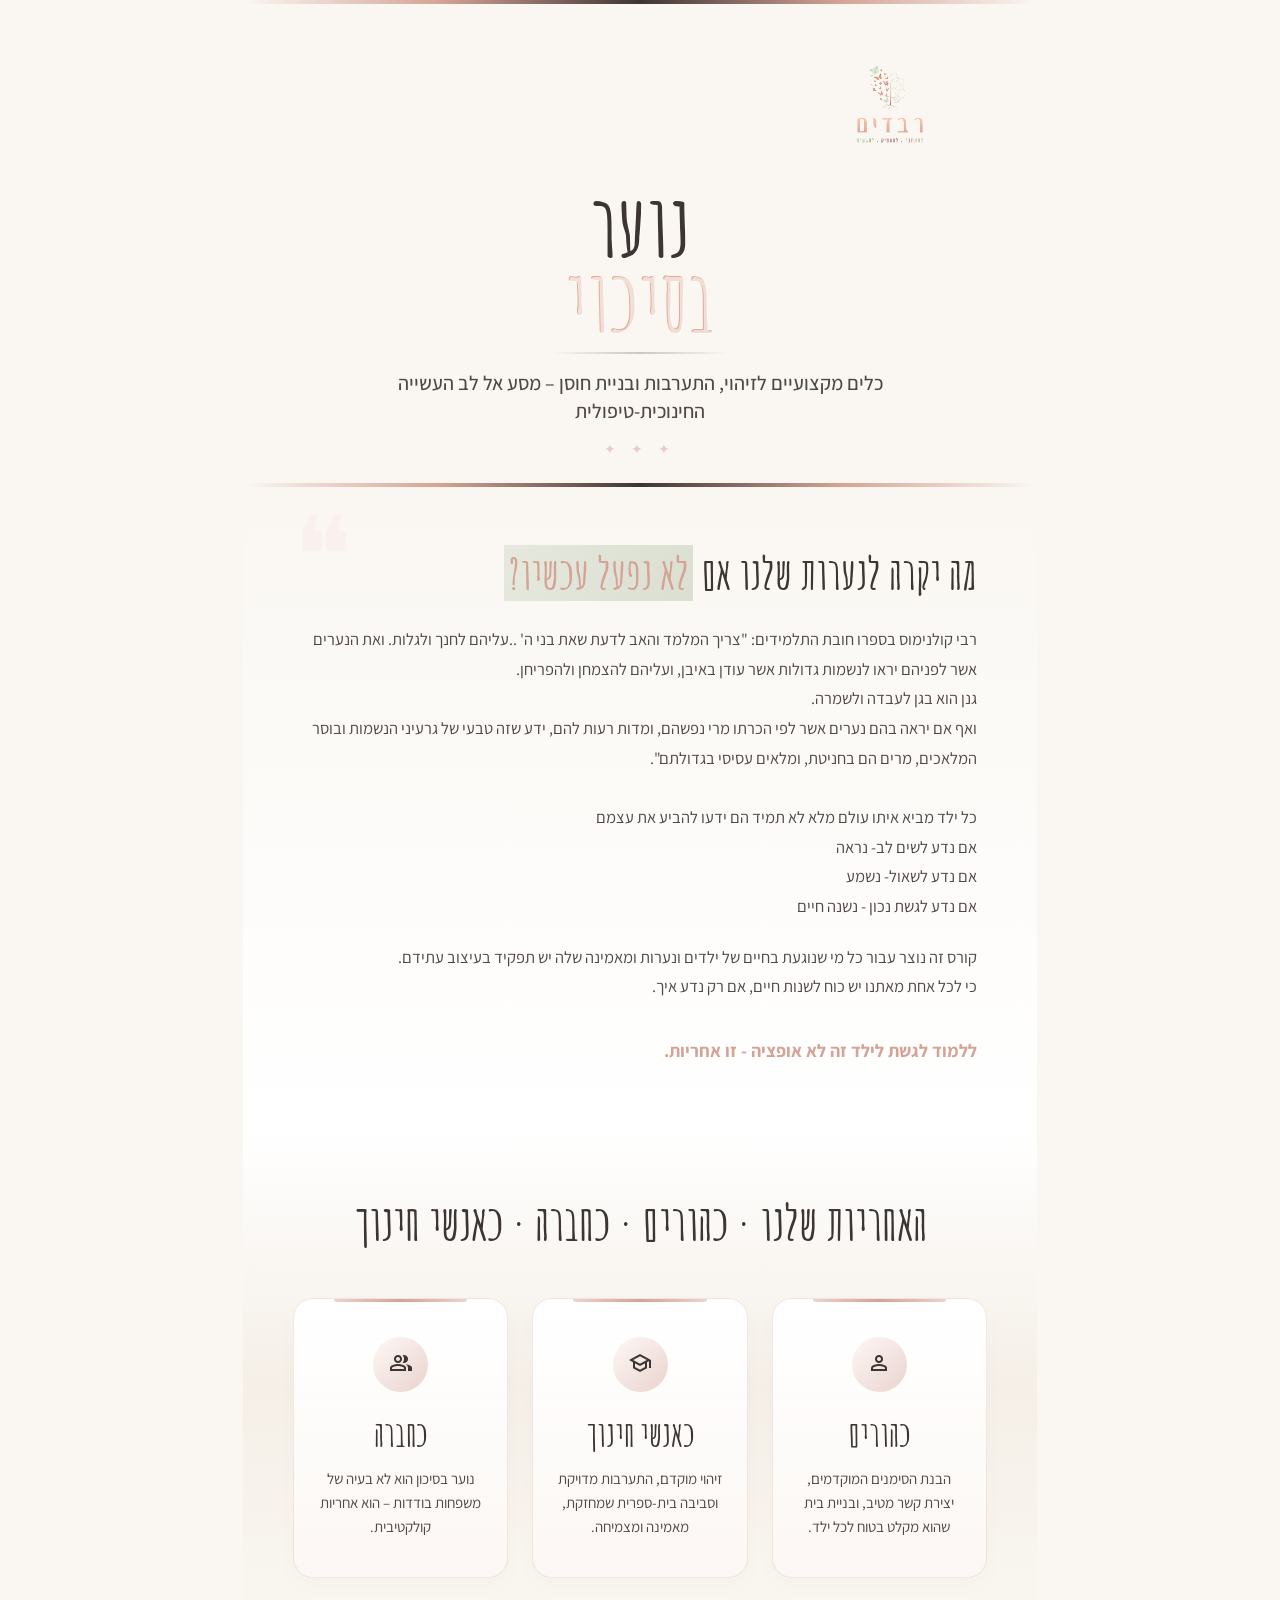
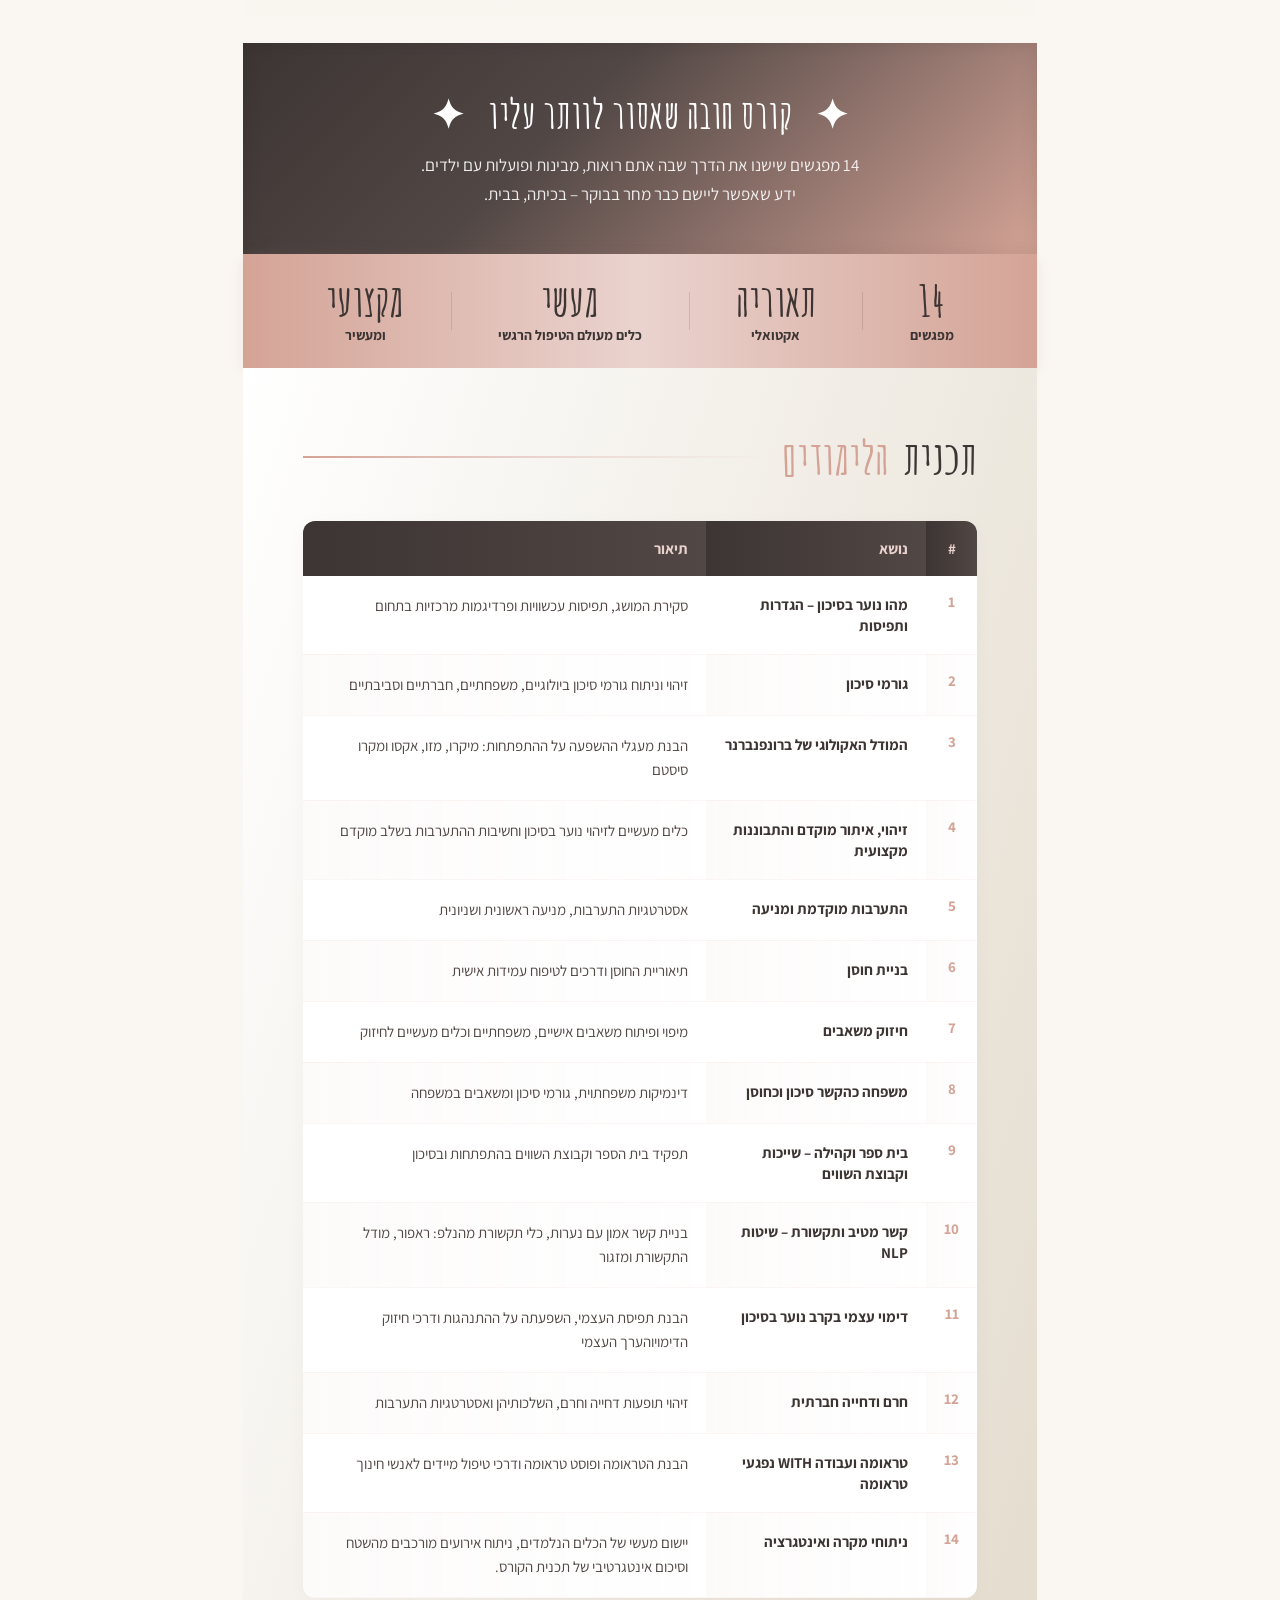
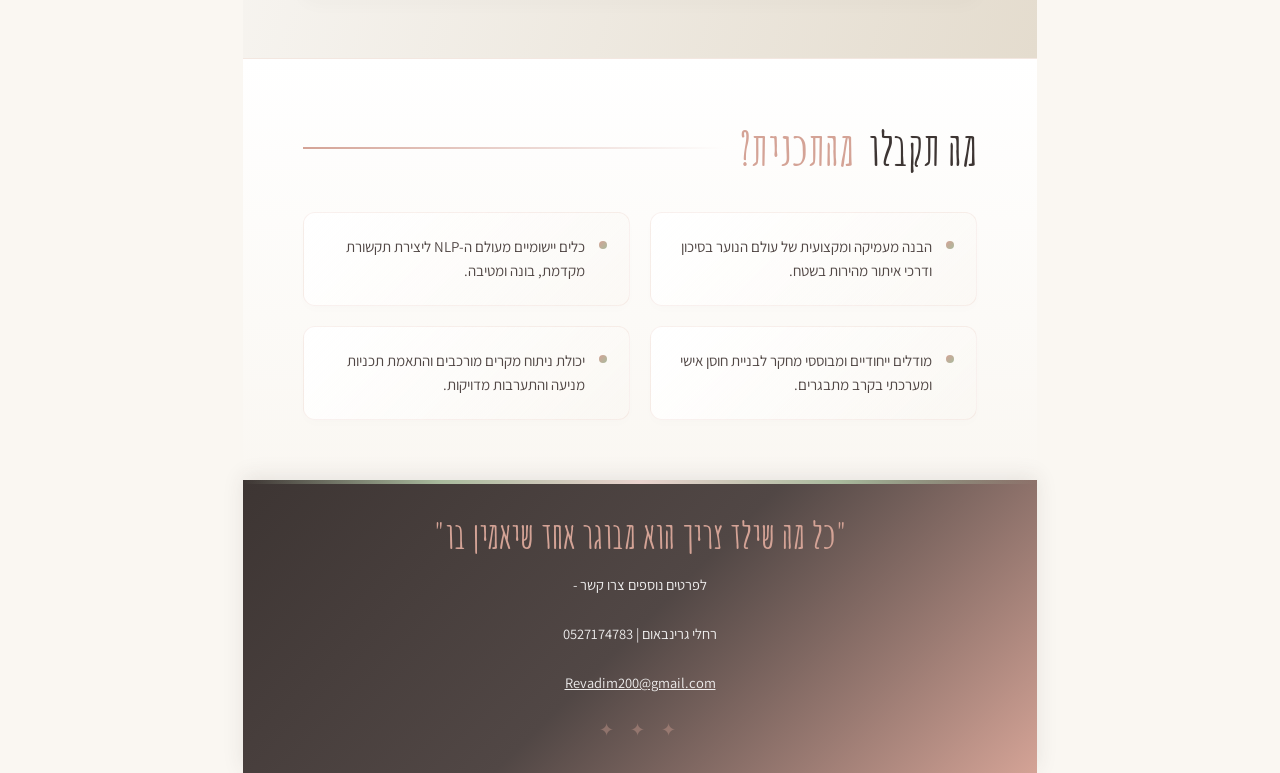
<file: NoarBesicui.html>
<!doctype html>
<html lang="he" dir="rtl">
<head>
<meta http-equiv="Content-Type" content="text/html; charset=UTF-8">
<meta name="viewport" content="width=device-width, initial-scale=1.0">
<title>נוער בסיכוי – קורס מקצועי</title>

<!-- טעינת חבילת הפונטים -->
<link href="https://fonts.googleapis.com/css2?family=Amatic+SC:wght@400;700&family=Assistant:wght@300;400;500;600;700;800&display=swap" rel="stylesheet">
<link href="https://fonts.googleapis.com/css2?family=Material+Symbols+Outlined" rel="stylesheet">
<style>
  * { margin: 0; padding: 0; box-sizing: border-box; }

  :root {
    --brand-rose: #D4A396;        /* ורוד רבדים עמוק */
    --brand-rose-light: #EAD3CE;  /* ורוד בהיר רך */
    --brand-rose-pale: #FDF8F6;   /* רקע ורוד-שמנת בהיר ומואר */
    --brand-sage: #A9BA9D;        /* ירוק מרווה אצילי */
    --brand-dark: #3D3533;        /* אפור-חום כהה ואלגנטי */
    --brand-dark-soft: #514745;   /* גוון כהה משני */
    --brand-cream: #FAF7F2;       /* שמנת פנינה מעודנת */
    --brand-white: #FFFFFF;
    
    --font-heading: 'Amatic SC', cursive;
    --font-body: 'Assistant', sans-serif;
  }

  body {
    font-family: var(--font-body);
    background: var(--brand-cream);
    color: var(--brand-dark);
    direction: rtl;
    width: 794px;
    margin: 0 auto;
    -webkit-font-smoothing: antialiased;
  }

  /* ═══════════════════════════════════ HERO WITH GRADIENTS (COMPACT) */
  .hero {
    padding: 0;
    position: relative;
    overflow: hidden;
    min-height: 340px; /* גובה כללי מונמך ומהודק */
    display: flex;
    flex-direction: column;
    justify-content: center;
    align-items: center;
  }

  .hero::before {
    content: '';
    position: absolute;
    inset: 0;
    background: 
      radial-gradient(circle at 15% 30%, rgba(169, 186, 157, 0.2) 0%, transparent 60%),
      radial-gradient(circle at 85% 20%, rgba(212, 163, 150, 0.35) 0%, transparent 50%),
      linear-gradient(180deg, #F9F2EF 0%, var(--brand-rose-light) 70%, var(--brand-cream) 100__);
    z-index: 1;
  }

  .hero-border-top, .hero-border-bottom {
    width: 100%;
    height: 4px;
    background: linear-gradient(90deg, transparent, var(--brand-rose), var(--brand-dark), var(--brand-rose), transparent);
    position: relative;
    z-index: 2;
  }

  .hero-inner {
    position: relative;
    z-index: 2;
    text-align: center;
    padding: 25px 45px; /* צמצום פדינג להורדת גובה */
    width: 100%;
    max-width: 740px;
    margin: 0 auto;
    background: transparent;
  }

  /* שורה עליונה המשלבת לוגו בצד אחד ותג בצד שני */
  .hero-top-bar {
    display: flex;
    justify-content: space-between;
    align-items: center;
    width: 100%;
    margin-bottom: 10px; /* מרחק קטן ומדויק מהכותרת */
  }

  .hero-logo {
    width: 150px;
    height: auto;
    z-index: 3;
  }

  .hero-badge {
    display: inline-block;
    background: linear-gradient(135deg, var(--brand-dark) 0%, var(--brand-dark-soft) 100%);
    color: var(--brand-rose-pale);
    font-family: var(--font-body);
    font-size: 13px;
    font-weight: 700;
    padding: 5px 16px;
    border-radius: 50px;
    letter-spacing: 0.5px;
    box-shadow: 0 4px 10px rgba(61, 53, 51, 0.15);
  }

  .hero-title {
    font-family: var(--font-heading);
    font-size: 86px; /* גודל מותאם ומאוזן */
    font-weight: 700;
    color: var(--brand-dark);
    line-height: 0.85;
    margin-bottom: 10px;
    text-shadow: 1px 1px 0px rgba(255,255,255,0.6);
  }

  .hero-title span {
  background: linear-gradient(135deg,#e5b19d 30%, var(--brand-rose) 100%);
  background-clip: text;                 /* הגרסה הסטנדרטית שמבטלת את האזהרה */
  -webkit-background-clip: text;         /* התמיכה בדפדפני קיט/כרום/ספארי */
  -webkit-text-fill-color: transparent;
  display: block;
  margin-top: 2px;
}

  .hero-divider {
    width: 180px;
    height: 2px;
    background: linear-gradient(90deg, transparent, var(--brand-dark), transparent);
    margin: 15px auto;
    opacity: 0.25;
  }

  .hero-sub {
    font-family: var(--font-body);
    font-size: 20px;
    font-weight: 500;
    color: var(--brand-dark-soft);
    line-height: 1.4;
    max-width: 580px;
    margin: 0 auto;
  }

  .hero-ornament {
    color: var(--brand-rose);
    font-size: 14px;
    letter-spacing: 6px;
    margin-top: 15px;
    opacity: 0.5;
  }

  /* ═══════════════════════════════════ INTRO */
  .intro-section {
    background: linear-gradient(180deg, var(--brand-cream) 0%, var(--brand-white) 100%);
    padding: 60px 60px;
    position: relative;
  }

  .intro-section::before {
    content: '❝';
    position: absolute;
    top: 10px;
    left: 50px;
    font-size: 110px;
    color: #FAF0ED;
    font-family: var(--font-heading);
    line-height: 1;
    z-index: 0;
  }

  .intro-lead {
    position: relative;
    z-index: 1;
    font-family: var(--font-heading);
    font-size: 44px;
    font-weight: 700;
    color: var(--brand-dark);
    line-height: 1.2;
    margin-bottom: 25px;
  }

  .intro-lead em {
    color: var(--brand-rose);
    font-style: normal;
    background: linear-gradient(120deg, rgba(169, 186, 157, 0.25) 0%, rgba(169, 186, 157, 0.4) 100%);
    padding: 0 4px;
  }

  .intro-body {
    position: relative;
    z-index: 1;
    font-family: var(--font-body);
    font-size: 16.5px;
    font-weight: 400;
    color: var(--brand-dark-soft);
    line-height: 1.8;
  }

  /* ═══════════════════════════════════ RESPONSIBILITY */
  .responsibility-section {
    background: linear-gradient(180deg, var(--brand-white) 0%, #F5EFE7 50%, var(--brand-cream) 100%);
    padding: 65px 50px;
    position: relative;
  }

  .resp-title {
    font-family: var(--font-heading);
    font-size: 48px;
    font-weight: 700;
    color: var(--brand-dark);
    margin-bottom: 45px;
    text-align: center;
  }

  .resp-grid {
    display: grid;
    grid-template-columns: repeat(3, 1fr);
    gap: 24px;
  }

  .resp-card {
    background: linear-gradient(180deg, var(--brand-white) 0%, rgba(253, 248, 246, 0.8) 100%);
    border: 1px solid rgba(212, 163, 150, 0.25);
    padding: 38px 24px;
    text-align: center;
    border-radius: 20px;
    box-shadow: 0 8px 25px rgba(61, 53, 51, 0.02);
    position: relative;
  }

  .resp-card::before {
    content: '';
    position: absolute;
    top: 0; right: 40px; left: 40px;
    height: 3px;
    background: linear-gradient(90deg, var(--brand-rose-light), var(--brand-rose), var(--brand-rose-light));
    border-radius: 0 0 4px 4px;
  }

  .resp-icon {
    font-size: 30px;
    margin-bottom: 20px;
    display: inline-block;
    background: linear-gradient(135deg, var(--brand-rose-pale) 0%, var(--brand-rose-light) 100%);
    color: var(--brand-dark);
    width: 55px;
    height: 55px;
    line-height: 55px;
    border-radius: 50%;
  }

  .resp-card h3 {
    font-family: var(--font-heading);
    font-size: 34px;
    color: var(--brand-dark);
    margin-bottom: 12px;
    font-weight: 700;
  }

  .resp-card p {
    font-family: var(--font-body);
    font-size: 15px;
    color: var(--brand-dark-soft);
    line-height: 1.6;
  }

  /* ═══════════════════════════════════ MUST SECTION */
  .must-section{
    background: linear-gradient(135deg, var(--brand-dark) 0%, var(--brand-dark-soft) 40%, var(--brand-rose) 100%);
    padding: 45px 60px;
    text-align: center;
    box-shadow: inset 0 0 20px rgba(0,0,0,0.1);
  }

  .must-title {
    font-family: var(--font-heading);
    font-size: 40px;
    font-weight: 700;
    color: var(--brand-white);
    letter-spacing: 0.5px;
  }

  .must-body {
    font-family: var(--font-body);
    font-size: 17px;
    color: rgba(255, 255, 255, 0.9);
    margin-top: 12px;
    line-height: 1.7;
  }

  /* ═══════════════════════════════════ DETAILS BAR */
  .details-bar {
    background: linear-gradient(90deg, var(--brand-rose) 0%, var(--brand-rose-light) 50%, var(--brand-rose) 100%);
    padding: 24px 60px;
    display: flex;
    justify-content: space-around;
    align-items: center;
    box-shadow: 0 4px 15px rgba(212, 163, 150, 0.2);
  }

  .detail-item {
    text-align: center;
  }

  .detail-num {
    font-family: var(--font-heading);
    font-size: 44px;
    font-weight: 700;
    color: var(--brand-dark);
    line-height: 1;
  }

  .detail-label {
    font-family: var(--font-body);
    font-size: 14px;
    color: var(--brand-dark);
    font-weight: 700;
    display: block;
    margin-top: 4px;
  }

  .detail-sep {
    width: 1px;
    height: 38px;
    background: rgba(61, 53, 51, 0.15);
  }

  /* ═══════════════════════════════════ SYLLABUS */
  .syllabus-section {
    background: linear-gradient(288deg, #e4dcce 0%, var(--brand-white) 100%);
    padding: 60px 60px;
  }

  .section-header {
    display: flex;
    align-items: center;
    gap: 16px;
    margin-bottom: 35px;
  }

  .section-header-line {
    flex: 1;
    height: 2px;
    background: linear-gradient(90deg, var(--brand-rose), var(--brand-rose-light), transparent);
  }

  .section-title {
    font-family: var(--font-heading);
    font-size: 46px;
    font-weight: 700;
    color: var(--brand-dark);
    white-space: nowrap;
  }

  .section-title-accent {
    color: var(--brand-rose);
    margin-right: 6px;
  }

  .syllabus-table {
    width: 100%;
    border-collapse: collapse;
    background: var(--brand-white);
    border-radius: 12px;
    overflow: hidden;
    box-shadow: 0 4px 20px rgba(61, 53, 51, 0.03);
  }

  .syllabus-table th {
    background: linear-gradient(90deg, var(--brand-dark) 0%, var(--brand-dark-soft) 100%);
    color: var(--brand-rose-light);
    font-family: var(--font-body);
    font-size: 15px;
    font-weight: 700;
    padding: 18px;
    text-align: right;
  }

  .syllabus-table td {
    padding: 18px;
    font-family: var(--font-body);
    font-size: 15px;
    vertical-align: top;
    border-bottom: 1px solid rgba(212, 163, 150, 0.1);
  }

  .syllabus-table tr:nth-child(even) td {
    background: linear-gradient(90deg, rgba(212, 163, 150, 0.05) 0%, transparent 100%);
  }

  .num-cell {
    font-family: var(--font-heading);
    font-size: 28px;
    font-weight: 700;
    color: var(--brand-rose);
    width: 50px;
    text-align: center;
    line-height: 1;
  }

  .topic-cell {
    font-weight: 700;
    color: var(--brand-dark);
    width: 220px;
    line-height: 1.4;
  }

  .desc-cell {
    color: var(--brand-dark-soft);
    line-height: 1.6;
  }

  /* ═══════════════════════════════════ OUTCOMES */
  .outcomes-section {
    background: linear-gradient(180deg, var(--brand-white) 0%, var(--brand-cream) 100%);
    padding: 60px 60px;
    border-top: 1px solid rgba(212, 163, 150, 0.2);
  }

  .outcomes-grid {
    display: grid;
    grid-template-columns: 1fr 1fr;
    gap: 20px;
    margin-top: 30px;
  }

  .outcome-item {
    display: flex;
    align-items: flex-start;
    gap: 14px;
    padding: 22px;
    border: 1px solid rgba(212, 163, 150, 0.15);
    background: linear-gradient(135deg, var(--brand-white) 0%, rgba(250, 247, 242, 0.5) 100%);
    border-radius: 12px;
    box-shadow: 0 4px 10px rgba(0,0,0,0.01);
  }

  .outcome-dot {
    width: 8px;
    height: 8px;
    background: linear-gradient(135deg, var(--brand-rose) 0%, var(--brand-sage) 100%);
    border-radius: 50%;
    flex-shrink: 0;
    margin-top: 6px;
  }

  .outcome-text {
    font-family: var(--font-body);
    font-size: 15px;
    color: var(--brand-dark-soft);
    line-height: 1.6;
  }

  /* ═══════════════════════════════════ FOOTER */
  .footer {
    background: linear-gradient(135deg, var(--brand-dark) 0%, var(--brand-dark-soft) 50%, var(--brand-rose) 100%);
    padding: 2rem;
    text-align: center;
    position: relative;
    box-shadow: 0 -4px 20px rgba(61, 53, 51, 0.1);
  }

  .footer::before {
    content: '';
    position: absolute;
    top: 0; left: 0; right: 0;
    height: 4px;
    background: linear-gradient(90deg, transparent, var(--brand-sage), var(--brand-rose-light), var(--brand-sage), transparent);
  }

  .footer-tagline {
    font-family: var(--font-heading);
    font-size: 36px;
    color: #d4a396;
    margin-bottom: 15px;
    font-weight: 700;
  }

  .footer-sub {
    font-family: var(--font-body);
    font-size: 14.5px;
    color: rgba(255,255,255,0.9);
    font-weight: 400;
    line-height: 1.7;
  }

  .footer-ornament {
    color: #d4a396;
    font-size: 18px;
    letter-spacing: 6px;
    margin-top: 22px;
    opacity: 0.4;
  }

  @media print {
    body { width: 100%; }
  }
</style>
</head>
<body>

<!-- HERO -->
<section class="hero">
  <div class="hero-border-top"></div>
  <div class="hero-inner">
    <!-- השורה העליונה המשולבת: לוגו ותג באותו הגובה -->
    <div class="hero-top-bar">
      <img class="hero-logo" src="picth.png" alt="רבדים">
    </div>
    
    <h1 class="hero-title">נוער<span style="color: #e5b19d;">בסיכוי</span></h1>
    <div class="hero-divider"></div>
    <p class="hero-sub">כלים מקצועיים לזיהוי, התערבות ובניית חוסן – מסע אל לב העשייה החינוכית-טיפולית</p>
    <div class="hero-ornament">✦ ✦ ✦</div>
  </div>
  <div class="hero-border-bottom"></div>
</section>

<!-- INTRO / HOOK -->
<section class="intro-section">
  <p class="intro-lead">מה יקרה לנערות שלנו אם <em>לא נפעל עכשיו?</em></p>
  <p class="intro-body"> רבי קולנימוס בספרו חובת התלמידים: "צריך המלמד והאב לדעת שאת בני ה' ..עליהם לחנך ולגלות. ואת הנערים אשר לפניהם יראו לנשמות גדולות אשר עודן באיבן, ועליהם להצמחן ולהפריחן.<br>
גנן הוא בגן לעבדה ולשמרה.
</p>
<p class="intro-body">ואף אם יראה בהם נערים אשר לפי הכרתו מרי נפשהם, ומדות רעות להם, ידע שזה טבעי של גרעיני הנשמות ובוסר המלאכים, מרים הם בחניטת, ומלאים עסיסי בגדולתם".
</p>
<p class="intro-body"> <br>   כל ילד מביא איתו עולם מלא לא תמיד הם ידעו להביע את עצמם   <br>   
אם נדע לשים לב- נראה<br> 
אם נדע לשאול- נשמע<br>
אם נדע לגשת נכון - נשנה חיים                                                                                                                                                                                                                                                                                                                                                                          </p>
 <br>   
<p class="intro-body">קורס זה נוצר עבור כל מי שנוגעת בחיים של ילדים ונערות ומאמינה שלה יש תפקיד בעיצוב עתידם.
<br> כי לכל אחת מאתנו יש כוח לשנות חיים, אם רק נדע איך.</p>
<p class="intro-body" style="color: #D4A396; font-size: large; font-weight: bold;"><br>ללמוד לגשת לילד זה לא אופציה - זו אחריות.</p>
</section>

<!-- RESPONSIBILITY SECTION -->
<section class="responsibility-section">
  <h2 class="resp-title">האחריות שלנו · כהורים · כחברה · כאנשי חינוך</h2>
  <div class="resp-grid">
    
    <div class="resp-card">
      <div class="resp-icon"><span class="material-symbols-outlined">person</span></div>
      <h3>כהורים</h3>
      <p>הבנת הסימנים המוקדמים, יצירת קשר מטיב, ובניית בית שהוא מקלט בטוח לכל ילד.</p>
    </div>

    <div class="resp-card">
      <div class="resp-icon"><span class="material-symbols-outlined">school</span></div>
      <h3>כאנשי חינוך</h3>
      <p>זיהוי מוקדם, התערבות מדויקת וסביבה בית-ספרית שמחזקת, מאמינה ומצמיחה.</p>
    </div>

    <div class="resp-card">
      <div class="resp-icon"><span class="material-symbols-outlined">group</span></div>
      <h3>כחברה</h3>
      <p>נוער בסיכון הוא לא בעיה של משפחות בודדות – הוא אחריות קולקטיבית.</p>
    </div>

  </div>
</section>

<!-- MUST ATTEND -->
<section class="must-section">
  <div class="must-title">✦ &nbsp; קורס חובה שאסור לוותר עליו &nbsp; ✦</div>
  <p class="must-body">14 מפגשים שישנו את הדרך שבה אתם רואות, מבינות ופועלות עם ילדים.<br>ידע שאפשר ליישם כבר מחר בבוקר – בכיתה, בבית.</p>
</section>

<!-- DETAILS BAR -->
<div class="details-bar">
  <div class="detail-item">
    <span class="detail-num">14</span>
    <span class="detail-label">מפגשים</span>
  </div>
  <div class="detail-sep"></div>
  <div class="detail-item">
    <span class="detail-num">תאוריה</span>
    <span class="detail-label">אקטואלי</span>
  </div>
  <div class="detail-sep"></div>
  <div class="detail-item">
    <span class="detail-num">מעשי</span>
    <span class="detail-label">כלים מעולם הטיפול הרגשי</span>
  </div>
  <div class="detail-sep"></div>
  <div class="detail-item">
    <span class="detail-num">מקצועי</span>
    <span class="detail-label">ומעשיר</span>
  </div>
</div>

<!-- SYLLABUS -->
<section class="syllabus-section">
  <div class="section-header">
    <span class="section-title">תכנית <span class="section-title-accent">הלימודים</span></span>
    <div class="section-header-line"></div>
  </div>

  <table class="syllabus-table">
    <thead>
      <tr>
        <th style="width: 50px; text-align: center;">#</th>
        <th style="width: 220px;">נושא</th>
        <th>תיאור</th>
      </tr>
    </thead>
    <tbody>
      <tr>
        <td class="num-cell">1</td>
        <td class="topic-cell">מהו נוער בסיכון – הגדרות ותפיסות</td>
        <td class="desc-cell">סקירת המושג, תפיסות עכשוויות ופרדיגמות מרכזיות בתחום</td>
      </tr>
      <tr>
        <td class="num-cell">2</td>
        <td class="topic-cell">גורמי סיכון</td>
        <td class="desc-cell">זיהוי וניתוח גורמי סיכון ביולוגיים, משפחתיים, חברתיים וסביבתיים</td>
      </tr>
      <tr>
        <td class="num-cell">3</td>
        <td class="topic-cell">המודל האקולוגי של ברונפנברנר</td>
        <td class="desc-cell">הבנת מעגלי ההשפעה על ההתפתחות: מיקרו, מזו, אקסו ומקרו סיסטם</td>
      </tr>
      <tr>
        <td class="num-cell">4</td>
        <td class="topic-cell">זיהוי, איתור מוקדם והתבוננות מקצועית</td>
        <td class="desc-cell">כלים מעשיים לזיהוי נוער בסיכון וחשיבות ההתערבות בשלב מוקדם</td>
      </tr>
      <tr>
        <td class="num-cell">5</td>
        <td class="topic-cell">התערבות מוקדמת ומניעה</td>
        <td class="desc-cell">אסטרטגיות התערבות, מניעה ראשונית ושניונית</td>
      </tr>
      <tr>
        <td class="num-cell">6</td>
        <td class="topic-cell">בניית חוסן</td>
        <td class="desc-cell">תיאוריית החוסן ודרכים לטיפוח עמידות אישית</td>
      </tr>
      <tr>
        <td class="num-cell">7</td>
        <td class="topic-cell">חיזוק משאבים</td>
        <td class="desc-cell">מיפוי ופיתוח משאבים אישיים, משפחתיים וכלים מעשיים לחיזוק</td>
      </tr>
      <tr>
        <td class="num-cell">8</td>
        <td class="topic-cell">משפחה כהקשר סיכון וכחוסן</td>
        <td class="desc-cell">דינמיקות משפחתוית, גורמי סיכון ומשאבים במשפחה</td>
      </tr>
      <tr>
        <td class="num-cell">9</td>
        <td class="topic-cell">בית ספר וקהילה – שייכות וקבוצת השווים</td>
        <td class="desc-cell">תפקיד בית הספר וקבוצת השווים בהתפתחות ובסיכון</td>
      </tr>
      <tr>
        <td class="num-cell">10</td>
        <td class="topic-cell">קשר מטיב ותקשורת – שיטות NLP</td>
        <td class="desc-cell">בניית קשר אמון עם נערות, כלי תקשורת מהנלפ: ראפור, מודל התקשורת ומזגור</td>
      </tr>
      <tr>
        <td class="num-cell">11</td>
        <td class="topic-cell">דימוי עצמי בקרב נוער בסיכון</td>
        <td class="desc-cell">הבנת תפיסת העצמי, השפעתה על ההתנהגות ודרכי חיזוק הדימויוהערך העצמי</td>
      </tr>
      <tr>
        <td class="num-cell">12</td>
        <td class="topic-cell">חרם ודחייה חברתית</td>
        <td class="desc-cell">זיהוי תופעות דחייה וחרם, השלכותיהן ואסטרטגיות התערבות</td>
      </tr>
      <tr>
        <td class="num-cell">13</td>
        <td class="topic-cell">טראומה ועבודה WITH נפגעי טראומה</td>
        <td class="desc-cell">הבנת הטראומה ופוסט טראומה ודרכי טיפול מיידים לאנשי חינוך</td>
      </tr>
      <tr>
        <td class="num-cell">14</td>
        <td class="topic-cell">ניתוחי מקרה ואינטגרציה</td>
        <td class="desc-cell">יישום מעשי של הכלים הנלמדים, ניתוח אירועים מורכבים מהשטח וסיכום אינטגרטיבי של תכנית הקורס.</td>
      </tr>
    </tbody>
  </table>
</section>

<!-- OUTCOMES -->
<section class="outcomes-section">
  <div class="section-header">
    <span class="section-title">מה תקבלו <span class="section-title-accent">מהתכנית?</span></span>
    <div class="section-header-line"></div>
  </div>
  <div class="outcomes-grid">
    <div class="outcome-item">
      <div class="outcome-dot"></div>
      <div class="outcome-text">הבנה מעמיקה ומקצועית של עולם הנוער בסיכון ודרכי איתור מהירות בשטח.</div>
    </div>
    <div class="outcome-item">
      <div class="outcome-dot"></div>
      <div class="outcome-text">כלים יישומיים מעולם ה-NLP ליצירת תקשורת מקדמת, בונה ומטיבה.</div>
    </div>
    <div class="outcome-item">
      <div class="outcome-dot"></div>
      <div class="outcome-text">מודלים ייחודיים ומבוססי מחקר לבניית חוסן אישי ומערכתי בקרב מתבגרים.</div>
    </div>
    <div class="outcome-item">
      <div class="outcome-dot"></div>
      <div class="outcome-text">יכולת ניתוח מקרים מורכבים והתאמת תכניות מניעה והתערבות מדויקות.</div>
    </div>
  </div>
</section>

<!-- FOOTER -->
<footer class="footer">
  <div class="footer-tagline" >"כל מה שילד צריך הוא מבוגר אחד שיאמין בו"</div>
  <div class="footer-sub">לפרטים נוספים צרו קשר - <br><br>
רחלי גרינבאום  | 0527174783 <br><br>
<a href="mailto:Revadim200@gmail.com" style="color: inherit;">Revadim200@gmail.com</a></div>
  <div class="footer-ornament">✦ ✦ ✦</div>
</footer>

</body>
</html>
</file>
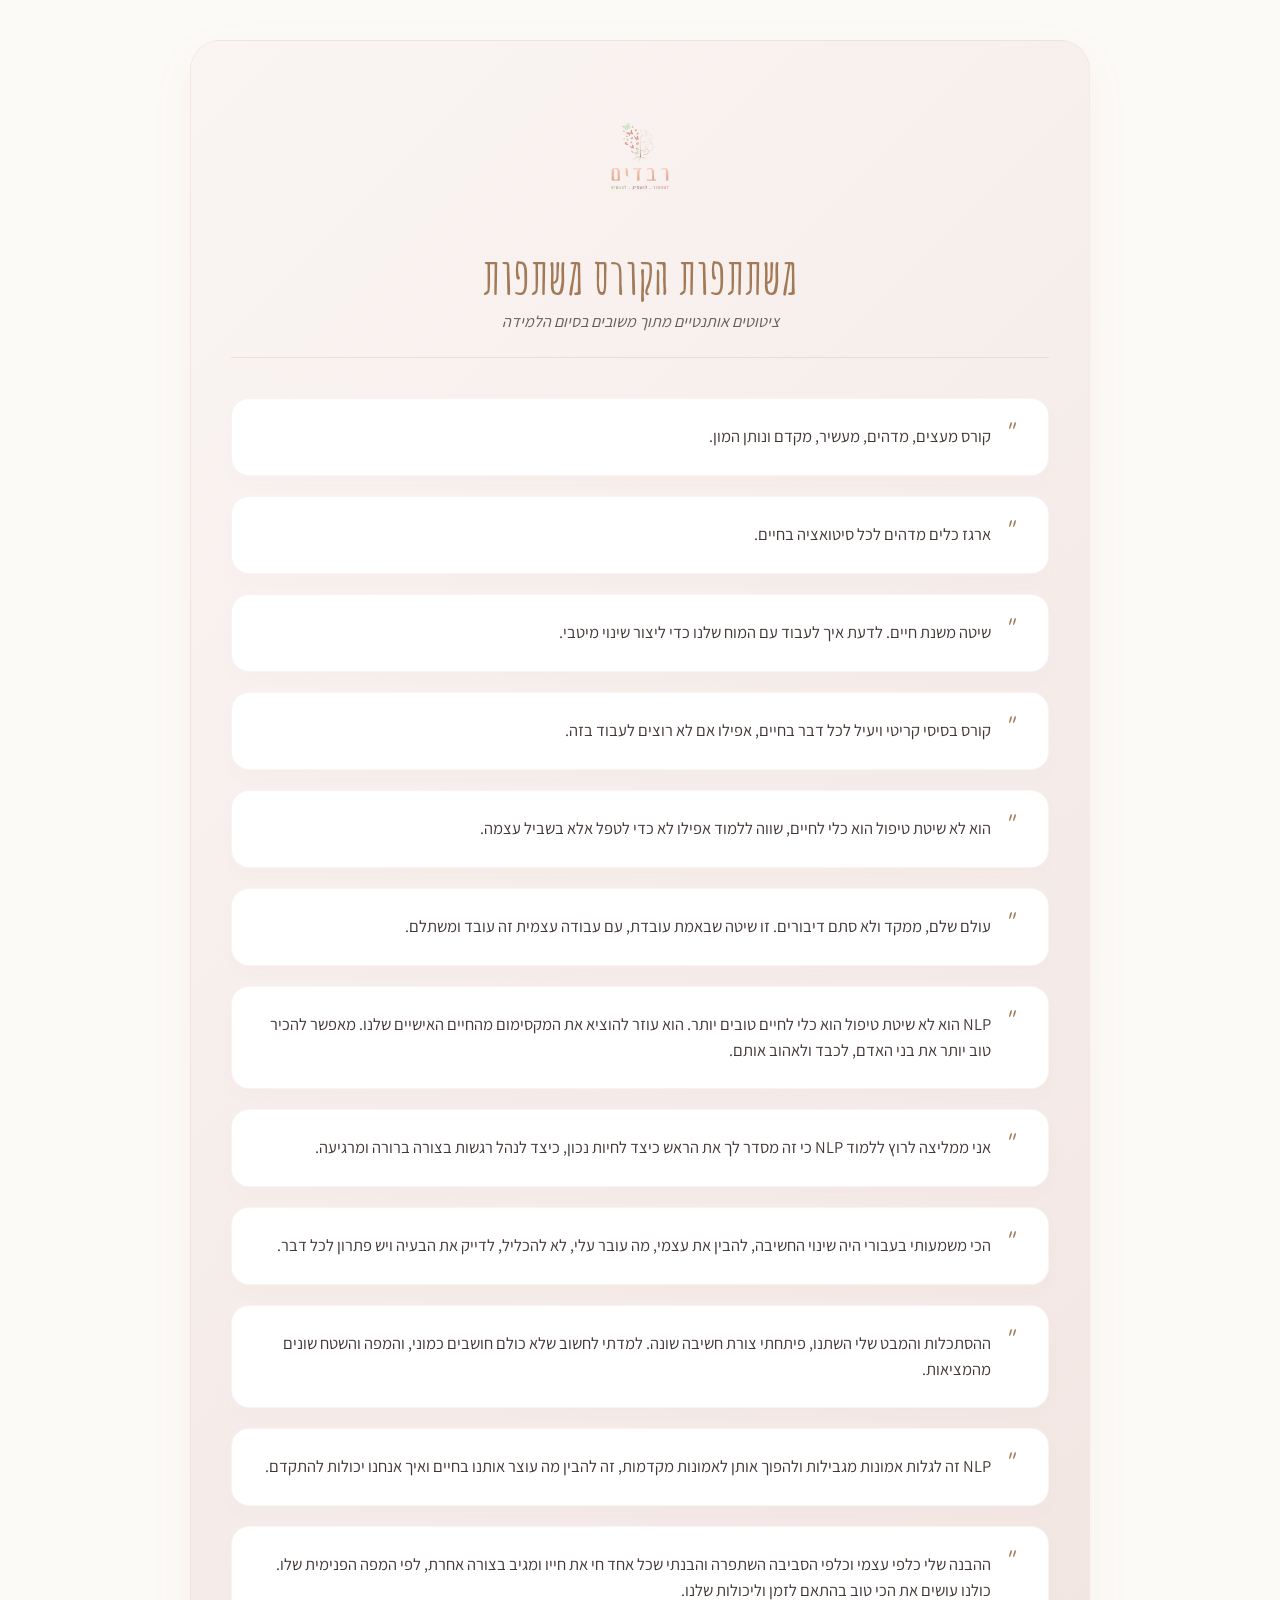
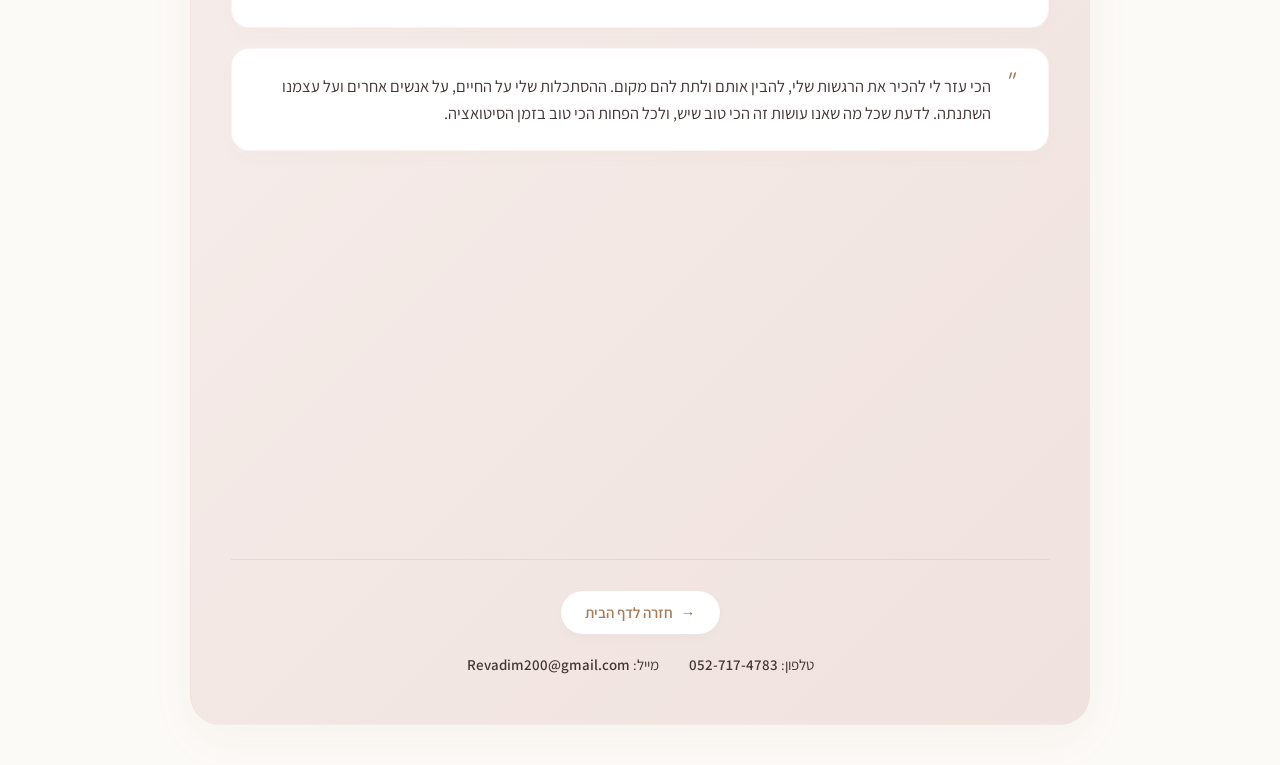
<file: student-says.html>
<!DOCTYPE html>
<html lang="he" dir="rtl">
<head>
<meta charset="UTF-8" />
<meta name="viewport" content="width=device-width, initial-scale=1.0"/>
<title>רבדים | משתתפות הקורס משתפות</title>
<meta name="description" content="משובים אמיתיים של משתתפות קורסי רבדים עם רחלי גרינבאום: מה הן לקחו מהקורס לחיים האישיים והמקצועיים.">
<meta property="og:type" content="website">
<meta property="og:locale" content="he_IL">
<meta property="og:site_name" content="רבדים">
<meta property="og:title" content="רבדים | משתתפות הקורס משתפות">
<meta property="og:description" content="משובים אמיתיים של משתתפות קורסי רבדים עם רחלי גרינבאום: מה הן לקחו מהקורס לחיים האישיים והמקצועיים.">

<!-- טעינת הגופנים מהשפה העיצובית המשותפת -->
<link href="https://fonts.googleapis.com/css2?family=Amatic+SC:wght@400;700&family=Assistant:wght@300;400;500;600;700;800&display=swap" rel="stylesheet">

<link rel="stylesheet" href="style.css">
<style>

:root {
    /* פלטת הגוונים הרכה, הנשית והיוקרתית של דף הבית */
    --soft-rose-gradient-start: #FAF5F3; 
    --soft-rose-gradient-end: #F0E2DE;   
    --soft-sage: #CBD9CC;       
    
    /* צבעי הטקסט והכותרות המעודכנים */
    --title-color: #A37A58;              /* גוון חול-זהב עמוק ויוקרתי */
    --text-main: #423735;                /* חום-אפרפר כהה ועדין לטקסט הרץ */
    --light-cream: #FCFAF7;     
    --white: #ffffff;
    
    /* הגופנים המשולבים */
    --title-font: 'Amatic SC', cursive;
    --body-font: 'Assistant', sans-serif;
}

body {
    font-family: var(--body-font);
    background: var(--light-cream);
    color: var(--text-main);
    min-height: 100vh;
    display: flex;
    justify-content: center;
    align-items: flex-start;
    padding: 40px 20px;
}

/* קונטיינר מרכזי מוגבל ברוחב לאסתטיקה מירבית */
.page-wrapper {
    max-width: 900px;
    width: 100%;
    background: linear-gradient(135deg, var(--soft-rose-gradient-start) 0%, var(--soft-rose-gradient-end) 100%);
    border-radius: 30px;
    box-shadow: 0 15px 45px rgba(163, 122, 88, 0.06);
    padding: 50px 40px;
    position: relative;
    border: 1px solid rgba(240, 226, 222, 0.5);
}

/* אזור הלוגו מעל הכותרת */
.logo-area {
    display: flex;
    justify-content: center;
    margin-bottom: 25px;
}

.logo-area img {
    height: 130px; 
    width: auto;
    display: block;
}

/* אזור כותרת הדף */
.header-section {
    text-align: center;
    margin-bottom: 40px;
    border-bottom: 1px solid rgba(163, 122, 88, 0.15);
    padding-bottom: 25px;
}

.subtitle-badge {
    font-family: var(--body-font);
    font-size: 14px;
    text-transform: uppercase;
    letter-spacing: 1px;
    color: var(--text-main);
    opacity: 0.7;
    font-weight: 700;
    margin-bottom: 5px;
    display: block;
}

.header-section h1 {
    font-family: var(--title-font);
    font-size: 50px;
    color: var(--title-color);
    font-weight: 700;
    line-height: 1.2;
}

.header-section p {
    font-family: var(--body-font);
    font-size: 16px;
    color: var(--text-main);
    font-style: italic;
    opacity: 0.8;
    margin-top: 5px;
}

/* מבנה רשת להצגת כרטיסיות השיתופים */
.testimonials-grid {
    display: grid;
    grid-template-columns: 1fr;
    gap: 20px;
    margin-bottom: 40px;
}

/* עיצוב כרטיסיית שיתוף בודדת */
.testimonial-card {
    background: var(--white);
    padding: 24px 30px;
    border-radius: 18px;
    box-shadow: 0 8px 20px rgba(163, 122, 88, 0.02);
    border: 1px solid rgba(240, 226, 222, 0.4);
    display: flex;
    align-items: flex-start;
    gap: 15px;
    transition: transform 0.3s ease, box-shadow 0.3s ease;
}

.testimonial-card:hover {
    transform: translateY(-3px);
    box-shadow: 0 12px 25px rgba(163, 122, 88, 0.06);
    border-color: var(--title-color);
}

/* עיצוב המרקר/גרש תחילת משפט */
.quote-mark {
    font-family: var(--title-font);
    font-size: 40px;
    color: var(--title-color);
    line-height: 0.7;
    user-select: none;
}

.testimonial-text {
    font-family: var(--body-font);
    font-size: 16.5px;
    line-height: 1.6;
    color: var(--text-main);
    font-weight: 400;
}

/* כפתור חזרה לדף הבית ותחתית הדף */
.footer-section {
    display: flex;
    flex-direction: column;
    align-items: center;
    gap: 20px;
    border-top: 1px solid rgba(163, 122, 88, 0.15);
    padding-top: 30px;
}

.contact-container {
    display: flex;
    justify-content: center;
    gap: 30px;
    flex-wrap: wrap;
}

.contact-item {
    font-size: 15px;
    color: var(--text-main);
}

.contact-item a {
    color: var(--title-color);
    text-decoration: none;
    font-weight: 600;
}

.contact-item a:hover {
    text-decoration: underline;
}

.back-btn {
    display: inline-flex;
    align-items: center;
    gap: 8px;
    background: var(--white);
    color: var(--title-color);
    padding: 12px 24px;
    border-radius: 50px;
    text-decoration: none;
    font-family: var(--body-font);
    font-weight: 600;
    font-size: 15px;
    border: 1px solid rgba(163, 122, 88, 0.2);
    box-shadow: 0 4px 10px rgba(0,0,0,0.02);
    transition: all 0.3s ease;
}

.back-btn:hover {
    background: var(--title-color);
    color: var(--white);
    box-shadow: 0 6px 15px rgba(163, 122, 88, 0.2);
}

/* התאמה למסכים קטנים */
@media (max-width: 600px) {
    .page-wrapper {
        padding: 30px 20px;
        border-radius: 20px;
    }
    .logo-area img {
        height: 100px;
    }
    .header-section h1 {
        font-size: 38px;
    }
    .testimonial-card {
        padding: 18px 20px;
    }
    .testimonial-text {
        font-size: 15px;
    }
    .contact-container {
        flex-direction: column;
        align-items: center;
        gap: 10px;
    }
}
</style>
    <link rel="icon" href="favicon.ico" sizes="any">
    <link rel="icon" type="image/png" sizes="32x32" href="favicon-32.png">
    <link rel="apple-touch-icon" href="apple-touch-icon.png">
    <link rel="stylesheet" href="animations.css">
</head>
<body>

<div class="page-wrapper">

    <!-- רכיב הלוגו עם מנגנוני הגיבוי המלאים שלך -->
    <div class="logo-area">
        <img src="logo.png" alt="רבדים" onerror="this.src='logo.jpg'; this.onerror=function(){this.style.display='none'; this.parentNode.innerHTML='<span style=\'font-family:var(--title-font); font-size:42px; font-weight:700; color:var(--title-color);\'>רבדים</span>';};">
    </div>

    <!-- ראש העמוד -->
    <header class="header-section">
        <h1>משתתפות הקורס משתפות</h1>
        <p>ציטוטים אותנטיים מתוך משובים בסיום הלמידה</p>
    </header>

    <!-- רשימת השיתופים והעדויות מהדף שהעלת -->
    <main class="testimonials-grid">
        
        <div class="testimonial-card">
            <span class="quote-mark">“</span>
            <p class="testimonial-text">קורס מעצים, מדהים, מעשיר, מקדם ונותן המון.</p>
        </div>

        <div class="testimonial-card">
            <span class="quote-mark">“</span>
            <p class="testimonial-text">ארגז כלים מדהים לכל סיטואציה בחיים.</p>
        </div>

        <div class="testimonial-card">
            <span class="quote-mark">“</span>
            <p class="testimonial-text">שיטה משנת חיים. לדעת איך לעבוד עם המוח שלנו כדי ליצור שינוי מיטבי.</p>
        </div>

        <div class="testimonial-card">
            <span class="quote-mark">“</span>
            <p class="testimonial-text">קורס בסיסי קריטי ויעיל לכל דבר בחיים, אפילו אם לא רוצים לעבוד בזה.</p>
        </div>

        <div class="testimonial-card">
            <span class="quote-mark">“</span>
            <p class="testimonial-text">הוא לא שיטת טיפול הוא כלי לחיים, שווה ללמוד אפילו לא כדי לטפל אלא בשביל עצמה.</p>
        </div>

        <div class="testimonial-card">
            <span class="quote-mark">“</span>
            <p class="testimonial-text">עולם שלם, ממקד ולא סתם דיבורים. זו שיטה שבאמת עובדת, עם עבודה עצמית זה עובד ומשתלם.</p>
        </div>

        <div class="testimonial-card">
            <span class="quote-mark">“</span>
            <p class="testimonial-text">NLP הוא לא שיטת טיפול הוא כלי לחיים טובים יותר. הוא עוזר להוציא את המקסימום מהחיים האישיים שלנו. מאפשר להכיר טוב יותר את בני האדם, לכבד ולאהוב אותם.</p>
        </div>

        <div class="testimonial-card">
            <span class="quote-mark">“</span>
            <p class="testimonial-text">אני ממליצה לרוץ ללמוד NLP כי זה מסדר לך את הראש כיצד לחיות נכון, כיצד לנהל רגשות בצורה ברורה ומרגיעה.</p>
        </div>

        <div class="testimonial-card">
            <span class="quote-mark">“</span>
            <p class="testimonial-text">הכי משמעותי בעבורי היה שינוי החשיבה, להבין את עצמי, מה עובר עלי, לא להכליל, לדייק את הבעיה ויש פתרון לכל דבר.</p>
        </div>

        <div class="testimonial-card">
            <span class="quote-mark">“</span>
            <p class="testimonial-text">ההסתכלות והמבט שלי השתנו, פיתחתי צורת חשיבה שונה. למדתי לחשוב שלא כולם חושבים כמוני, והמפה והשטח שונים מהמציאות.</p>
        </div>

        <div class="testimonial-card">
            <span class="quote-mark">“</span>
            <p class="testimonial-text">NLP זה לגלות אמונות מגבילות ולהפוך אותן לאמונות מקדמות, זה להבין מה עוצר אותנו בחיים ואיך אנחנו יכולות להתקדם.</p>
        </div>

        <div class="testimonial-card">
            <span class="quote-mark">“</span>
            <p class="testimonial-text">ההבנה שלי כלפי עצמי וכלפי הסביבה השתפרה והבנתי שכל אחד חי את חייו ומגיב בצורה אחרת, לפי המפה הפנימית שלו. כולנו עושים את הכי טוב בהתאם לזמן וליכולות שלנו.</p>
        </div>

        <div class="testimonial-card">
            <span class="quote-mark">“</span>
            <p class="testimonial-text">הכי עזר לי להכיר את הרגשות שלי, להבין אותם ולתת להם מקום. ההסתכלות שלי על החיים, על אנשים אחרים ועל עצמנו השתנתה. לדעת שכל מה שאנו עושות זה הכי טוב שיש, ולכל הפחות הכי טוב בזמן הסיטואציה.</p>
        </div>

        <div class="testimonial-card">
            <span class="quote-mark">“</span>
            <p class="testimonial-text">הדבר המשמעותי שהשתפר זה התקשורת שלי עם בני אדם. ב-NLP יש טכניקות בסיסיות לחיים בכלל ולתקשורת בפרט, ולהיות אפקטיבית עם הסביבה שלי.</p>
        </div>

        <div class="testimonial-card">
            <span class="quote-mark">“</span>
            <p class="testimonial-text">למדתי להקשיב לזולת, להיכנס לנעליים של האחר ולהבין אותו טוב יותר, לדעת שלכל אדם יש כוונה חיובית ושלא חייבים להגיב מיד.</p>
        </div>

        <div class="testimonial-card">
            <span class="quote-mark">“</span>
            <p class="testimonial-text">הכל היה מושלם בצורה פנטסטית, החומר מסודר, מאורגן, מובן ונקלט היטב. ברור ורצוי ללמוד! המשיכי להפיץ את הקורס המחכים כמה שאפשר.</p>
        </div>

    </main>

    <!-- תחתית הדף עם פרטי קשר וכפתור חזרה -->
    <footer class="footer-section">
        <a href="index.html" class="back-btn">
            <span>→</span> חזרה לדף הבית
        </a>
        <div class="contact-container">
            <div class="contact-item">טלפון: <a href="tel:+972527174783" style="color: inherit;">052-717-4783</a></div>
            <div class="contact-item">מייל: <a href="mailto:Revadim200@gmail.com" style="color: inherit;">Revadim200@gmail.com</a></div>
        </div>
    </footer>

</div>

    <script src="animations.js" defer></script>
</body>
</html>
</file>
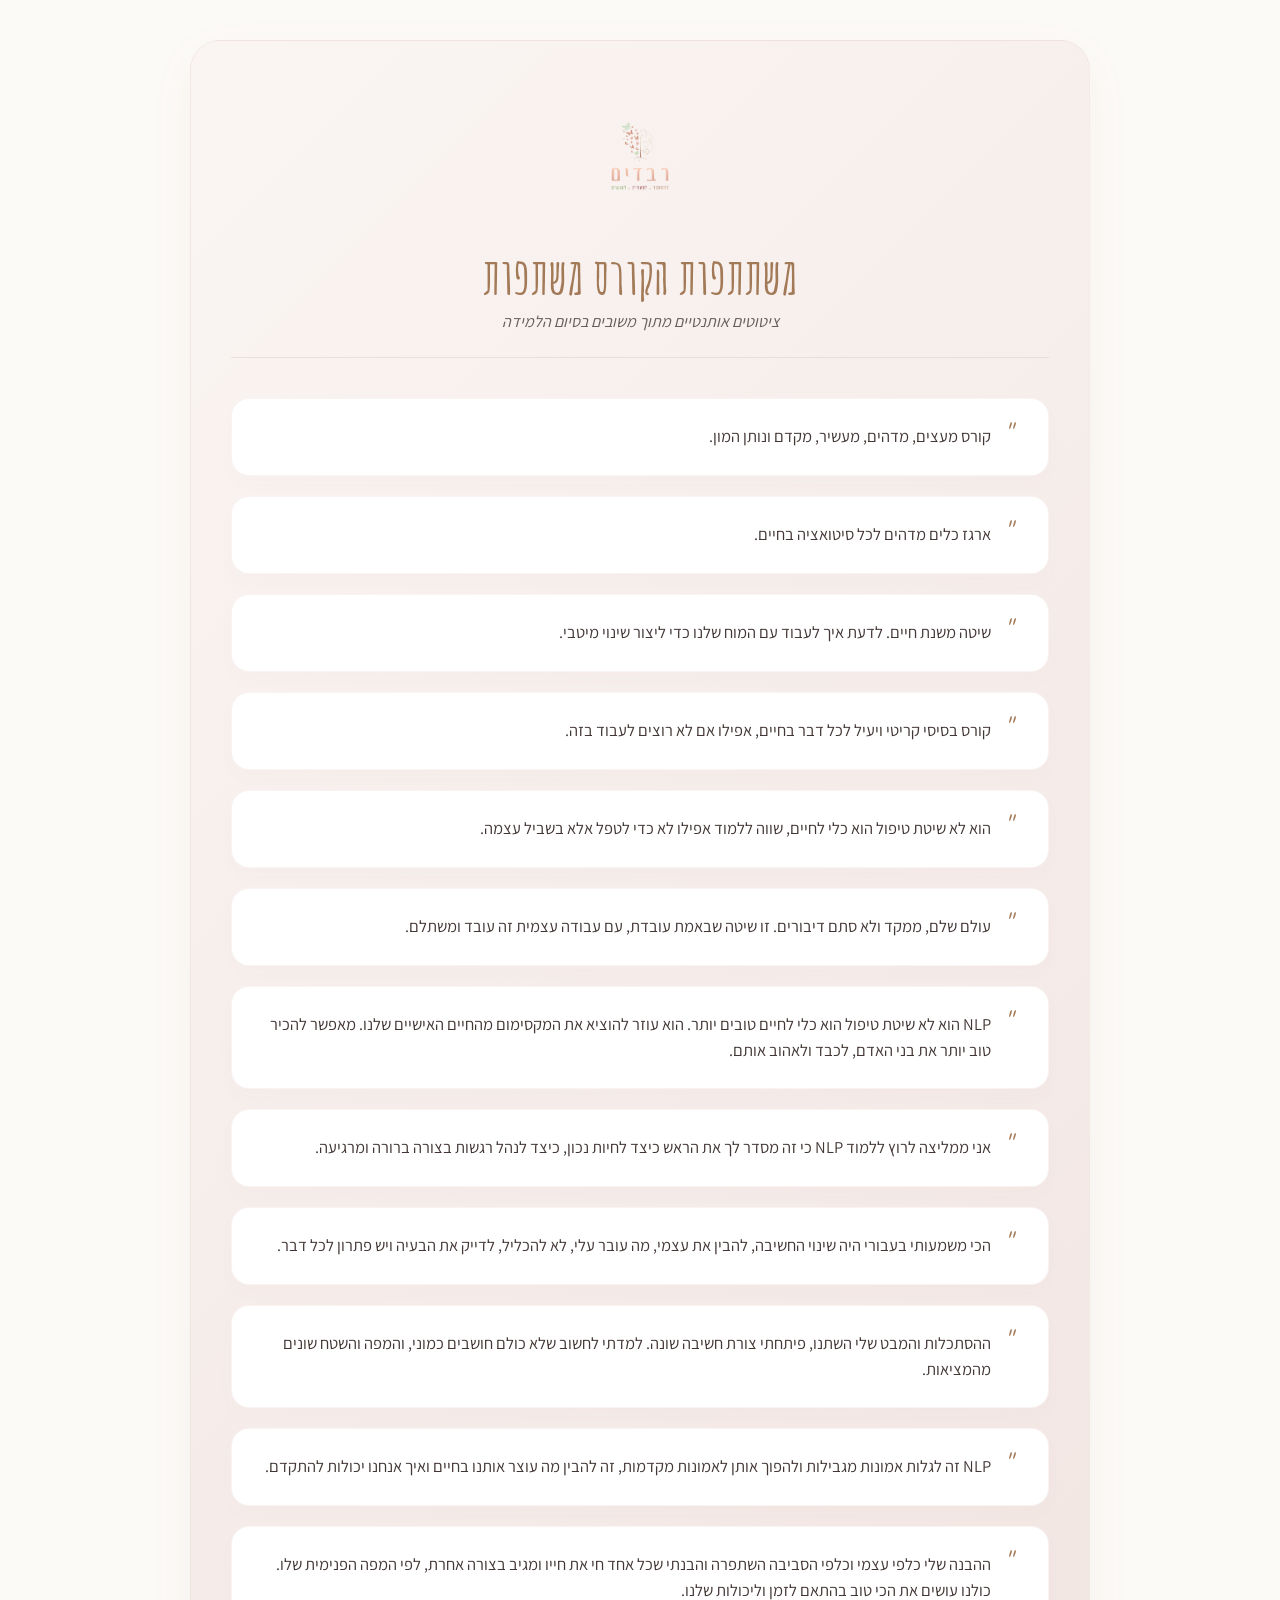
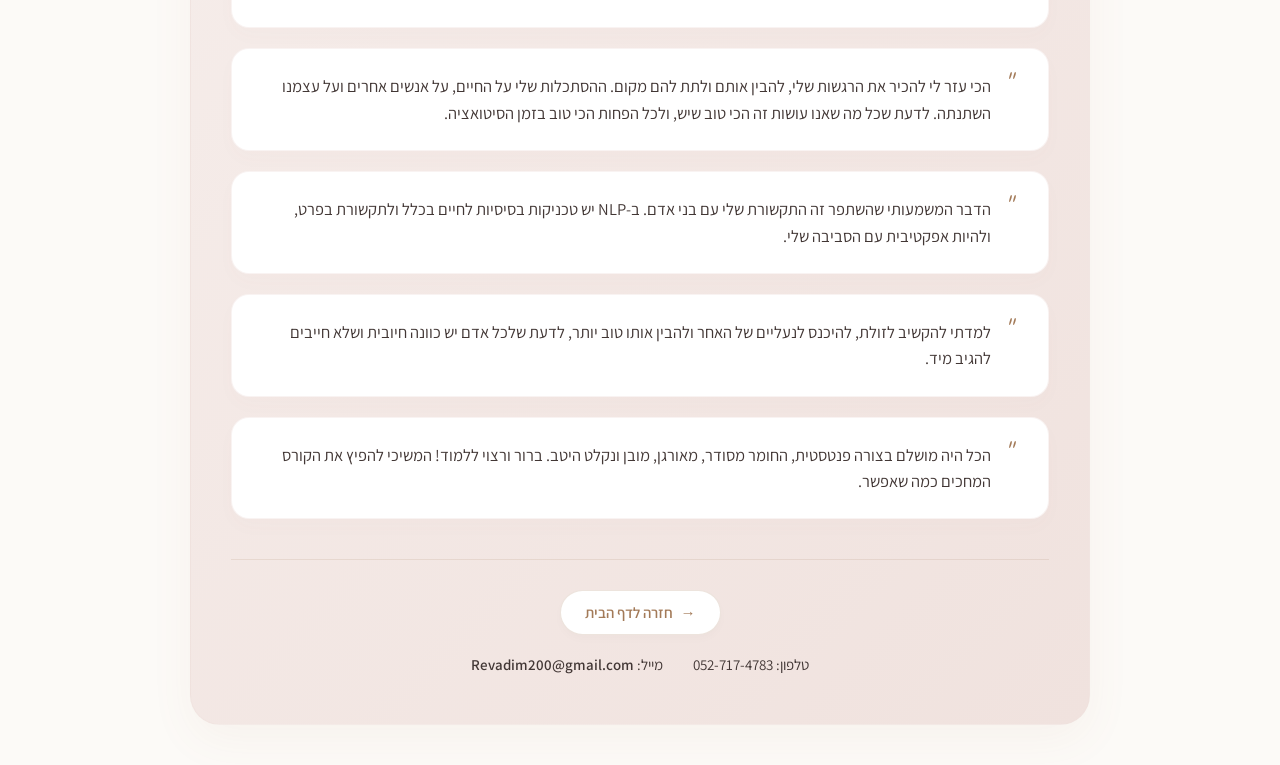
<file: studentSays.html>
<!DOCTYPE html>
<html lang="he" dir="rtl">
<head>
<meta charset="UTF-8" />
<meta name="viewport" content="width=device-width, initial-scale=1.0"/>
<title>רבדים | משתתפות הקורס משתפות</title>

<!-- טעינת הגופנים מהשפה העיצובית המשותפת -->
<link href="https://fonts.googleapis.com/css2?family=Amatic+SC:wght@400;700&family=Assistant:wght@300;400;500;600;700;800&display=swap" rel="stylesheet">

<style>
* {
    margin: 0;
    padding: 0;
    box-sizing: border-box;
}

:root {
    /* פלטת הגוונים הרכה, הנשית והיוקרתית של דף הבית */
    --soft-rose-gradient-start: #FAF5F3; 
    --soft-rose-gradient-end: #F0E2DE;   
    --soft-sage: #CBD9CC;       
    
    /* צבעי הטקסט והכותרות המעודכנים */
    --title-color: #A37A58;              /* גוון חול-זהב עמוק ויוקרתי */
    --text-main: #423735;                /* חום-אפרפר כהה ועדין לטקסט הרץ */
    --light-cream: #FCFAF7;     
    --white: #ffffff;
    
    /* הגופנים המשולבים */
    --title-font: 'Amatic SC', cursive;
    --body-font: 'Assistant', sans-serif;
}

body {
    font-family: var(--body-font);
    background: var(--light-cream);
    color: var(--text-main);
    min-height: 100vh;
    display: flex;
    justify-content: center;
    align-items: flex-start;
    padding: 40px 20px;
}

/* קונטיינר מרכזי מוגבל ברוחב לאסתטיקה מירבית */
.page-wrapper {
    max-width: 900px;
    width: 100%;
    background: linear-gradient(135deg, var(--soft-rose-gradient-start) 0%, var(--soft-rose-gradient-end) 100%);
    border-radius: 30px;
    box-shadow: 0 15px 45px rgba(163, 122, 88, 0.06);
    padding: 50px 40px;
    position: relative;
    border: 1px solid rgba(240, 226, 222, 0.5);
}

/* אזור הלוגו מעל הכותרת */
.logo-area {
    display: flex;
    justify-content: center;
    margin-bottom: 25px;
}

.logo-area img {
    height: 130px; 
    width: auto;
    display: block;
}

/* אזור כותרת הדף */
.header-section {
    text-align: center;
    margin-bottom: 40px;
    border-bottom: 1px solid rgba(163, 122, 88, 0.15);
    padding-bottom: 25px;
}

.subtitle-badge {
    font-family: var(--body-font);
    font-size: 14px;
    text-transform: uppercase;
    letter-spacing: 1px;
    color: var(--text-main);
    opacity: 0.7;
    font-weight: 700;
    margin-bottom: 5px;
    display: block;
}

.header-section h1 {
    font-family: var(--title-font);
    font-size: 50px;
    color: var(--title-color);
    font-weight: 700;
    line-height: 1.2;
}

.header-section p {
    font-family: var(--body-font);
    font-size: 16px;
    color: var(--text-main);
    font-style: italic;
    opacity: 0.8;
    margin-top: 5px;
}

/* מבנה רשת להצגת כרטיסיות השיתופים */
.testimonials-grid {
    display: grid;
    grid-template-columns: 1fr;
    gap: 20px;
    margin-bottom: 40px;
}

/* עיצוב כרטיסיית שיתוף בודדת */
.testimonial-card {
    background: var(--white);
    padding: 24px 30px;
    border-radius: 18px;
    box-shadow: 0 8px 20px rgba(163, 122, 88, 0.02);
    border: 1px solid rgba(240, 226, 222, 0.4);
    display: flex;
    align-items: flex-start;
    gap: 15px;
    transition: transform 0.3s ease, box-shadow 0.3s ease;
}

.testimonial-card:hover {
    transform: translateY(-3px);
    box-shadow: 0 12px 25px rgba(163, 122, 88, 0.06);
    border-color: var(--title-color);
}

/* עיצוב המרקר/גרש תחילת משפט */
.quote-mark {
    font-family: var(--title-font);
    font-size: 40px;
    color: var(--title-color);
    line-height: 0.7;
    user-select: none;
}

.testimonial-text {
    font-family: var(--body-font);
    font-size: 16.5px;
    line-height: 1.6;
    color: var(--text-main);
    font-weight: 400;
}

/* כפתור חזרה לדף הבית ותחתית הדף */
.footer-section {
    display: flex;
    flex-direction: column;
    align-items: center;
    gap: 20px;
    border-top: 1px solid rgba(163, 122, 88, 0.15);
    padding-top: 30px;
}

.contact-container {
    display: flex;
    justify-content: center;
    gap: 30px;
    flex-wrap: wrap;
}

.contact-item {
    font-size: 15px;
    color: var(--text-main);
}

.contact-item a {
    color: var(--title-color);
    text-decoration: none;
    font-weight: 600;
}

.contact-item a:hover {
    text-decoration: underline;
}

.back-btn {
    display: inline-flex;
    align-items: center;
    gap: 8px;
    background: var(--white);
    color: var(--title-color);
    padding: 12px 24px;
    border-radius: 50px;
    text-decoration: none;
    font-family: var(--body-font);
    font-weight: 600;
    font-size: 15px;
    border: 1px solid rgba(163, 122, 88, 0.2);
    box-shadow: 0 4px 10px rgba(0,0,0,0.02);
    transition: all 0.3s ease;
}

.back-btn:hover {
    background: var(--title-color);
    color: var(--white);
    box-shadow: 0 6px 15px rgba(163, 122, 88, 0.2);
}

/* התאמה למסכים קטנים */
@media (max-width: 600px) {
    .page-wrapper {
        padding: 30px 20px;
        border-radius: 20px;
    }
    .logo-area img {
        height: 100px;
    }
    .header-section h1 {
        font-size: 38px;
    }
    .testimonial-card {
        padding: 18px 20px;
    }
    .testimonial-text {
        font-size: 15px;
    }
    .contact-container {
        flex-direction: column;
        align-items: center;
        gap: 10px;
    }
}
</style>
</head>
<body>

<div class="page-wrapper">

    <!-- רכיב הלוגו עם מנגנוני הגיבוי המלאים שלך -->
    <div class="logo-area">
        <img src="picth.png" alt="רבדים" onerror="this.src='picth.jpg'; this.onerror=function(){this.style.display='none'; this.parentNode.innerHTML='<span style=\'font-family:var(--title-font); font-size:42px; font-weight:700; color:var(--title-color);\'>רבדים</span>';};">
    </div>

    <!-- ראש העמוד -->
    <header class="header-section">
        <h1>משתתפות הקורס משתפות</h1>
        <p>ציטוטים אותנטיים מתוך משובים בסיום הלמידה</p>
    </header>

    <!-- רשימת השיתופים והעדויות מהדף שהעלת -->
    <main class="testimonials-grid">
        
        <div class="testimonial-card">
            <span class="quote-mark">“</span>
            <p class="testimonial-text">קורס מעצים, מדהים, מעשיר, מקדם ונותן המון.</p>
        </div>

        <div class="testimonial-card">
            <span class="quote-mark">“</span>
            <p class="testimonial-text">ארגז כלים מדהים לכל סיטואציה בחיים.</p>
        </div>

        <div class="testimonial-card">
            <span class="quote-mark">“</span>
            <p class="testimonial-text">שיטה משנת חיים. לדעת איך לעבוד עם המוח שלנו כדי ליצור שינוי מיטבי.</p>
        </div>

        <div class="testimonial-card">
            <span class="quote-mark">“</span>
            <p class="testimonial-text">קורס בסיסי קריטי ויעיל לכל דבר בחיים, אפילו אם לא רוצים לעבוד בזה.</p>
        </div>

        <div class="testimonial-card">
            <span class="quote-mark">“</span>
            <p class="testimonial-text">הוא לא שיטת טיפול הוא כלי לחיים, שווה ללמוד אפילו לא כדי לטפל אלא בשביל עצמה.</p>
        </div>

        <div class="testimonial-card">
            <span class="quote-mark">“</span>
            <p class="testimonial-text">עולם שלם, ממקד ולא סתם דיבורים. זו שיטה שבאמת עובדת, עם עבודה עצמית זה עובד ומשתלם.</p>
        </div>

        <div class="testimonial-card">
            <span class="quote-mark">“</span>
            <p class="testimonial-text">NLP הוא לא שיטת טיפול הוא כלי לחיים טובים יותר. הוא עוזר להוציא את המקסימום מהחיים האישיים שלנו. מאפשר להכיר טוב יותר את בני האדם, לכבד ולאהוב אותם.</p>
        </div>

        <div class="testimonial-card">
            <span class="quote-mark">“</span>
            <p class="testimonial-text">אני ממליצה לרוץ ללמוד NLP כי זה מסדר לך את הראש כיצד לחיות נכון, כיצד לנהל רגשות בצורה ברורה ומרגיעה.</p>
        </div>

        <div class="testimonial-card">
            <span class="quote-mark">“</span>
            <p class="testimonial-text">הכי משמעותי בעבורי היה שינוי החשיבה, להבין את עצמי, מה עובר עלי, לא להכליל, לדייק את הבעיה ויש פתרון לכל דבר.</p>
        </div>

        <div class="testimonial-card">
            <span class="quote-mark">“</span>
            <p class="testimonial-text">ההסתכלות והמבט שלי השתנו, פיתחתי צורת חשיבה שונה. למדתי לחשוב שלא כולם חושבים כמוני, והמפה והשטח שונים מהמציאות.</p>
        </div>

        <div class="testimonial-card">
            <span class="quote-mark">“</span>
            <p class="testimonial-text">NLP זה לגלות אמונות מגבילות ולהפוך אותן לאמונות מקדמות, זה להבין מה עוצר אותנו בחיים ואיך אנחנו יכולות להתקדם.</p>
        </div>

        <div class="testimonial-card">
            <span class="quote-mark">“</span>
            <p class="testimonial-text">ההבנה שלי כלפי עצמי וכלפי הסביבה השתפרה והבנתי שכל אחד חי את חייו ומגיב בצורה אחרת, לפי המפה הפנימית שלו. כולנו עושים את הכי טוב בהתאם לזמן וליכולות שלנו.</p>
        </div>

        <div class="testimonial-card">
            <span class="quote-mark">“</span>
            <p class="testimonial-text">הכי עזר לי להכיר את הרגשות שלי, להבין אותם ולתת להם מקום. ההסתכלות שלי על החיים, על אנשים אחרים ועל עצמנו השתנתה. לדעת שכל מה שאנו עושות זה הכי טוב שיש, ולכל הפחות הכי טוב בזמן הסיטואציה.</p>
        </div>

        <div class="testimonial-card">
            <span class="quote-mark">“</span>
            <p class="testimonial-text">הדבר המשמעותי שהשתפר זה התקשורת שלי עם בני אדם. ב-NLP יש טכניקות בסיסיות לחיים בכלל ולתקשורת בפרט, ולהיות אפקטיבית עם הסביבה שלי.</p>
        </div>

        <div class="testimonial-card">
            <span class="quote-mark">“</span>
            <p class="testimonial-text">למדתי להקשיב לזולת, להיכנס לנעליים של האחר ולהבין אותו טוב יותר, לדעת שלכל אדם יש כוונה חיובית ושלא חייבים להגיב מיד.</p>
        </div>

        <div class="testimonial-card">
            <span class="quote-mark">“</span>
            <p class="testimonial-text">הכל היה מושלם בצורה פנטסטית, החומר מסודר, מאורגן, מובן ונקלט היטב. ברור ורצוי ללמוד! המשיכי להפיץ את הקורס המחכים כמה שאפשר.</p>
        </div>

    </main>

    <!-- תחתית הדף עם פרטי קשר וכפתור חזרה -->
    <footer class="footer-section">
        <a href="coursPages.html" class="back-btn">
            <span>→</span> חזרה לדף הבית
        </a>
        <div class="contact-container">
            <div class="contact-item">טלפון: 052-717-4783</div>
            <div class="contact-item">מייל: <a href="mailto:Revadim200@gmail.com" style="color: inherit;">Revadim200@gmail.com</a></div>
        </div>
    </footer>

</div>

</body>
</html>
</file>
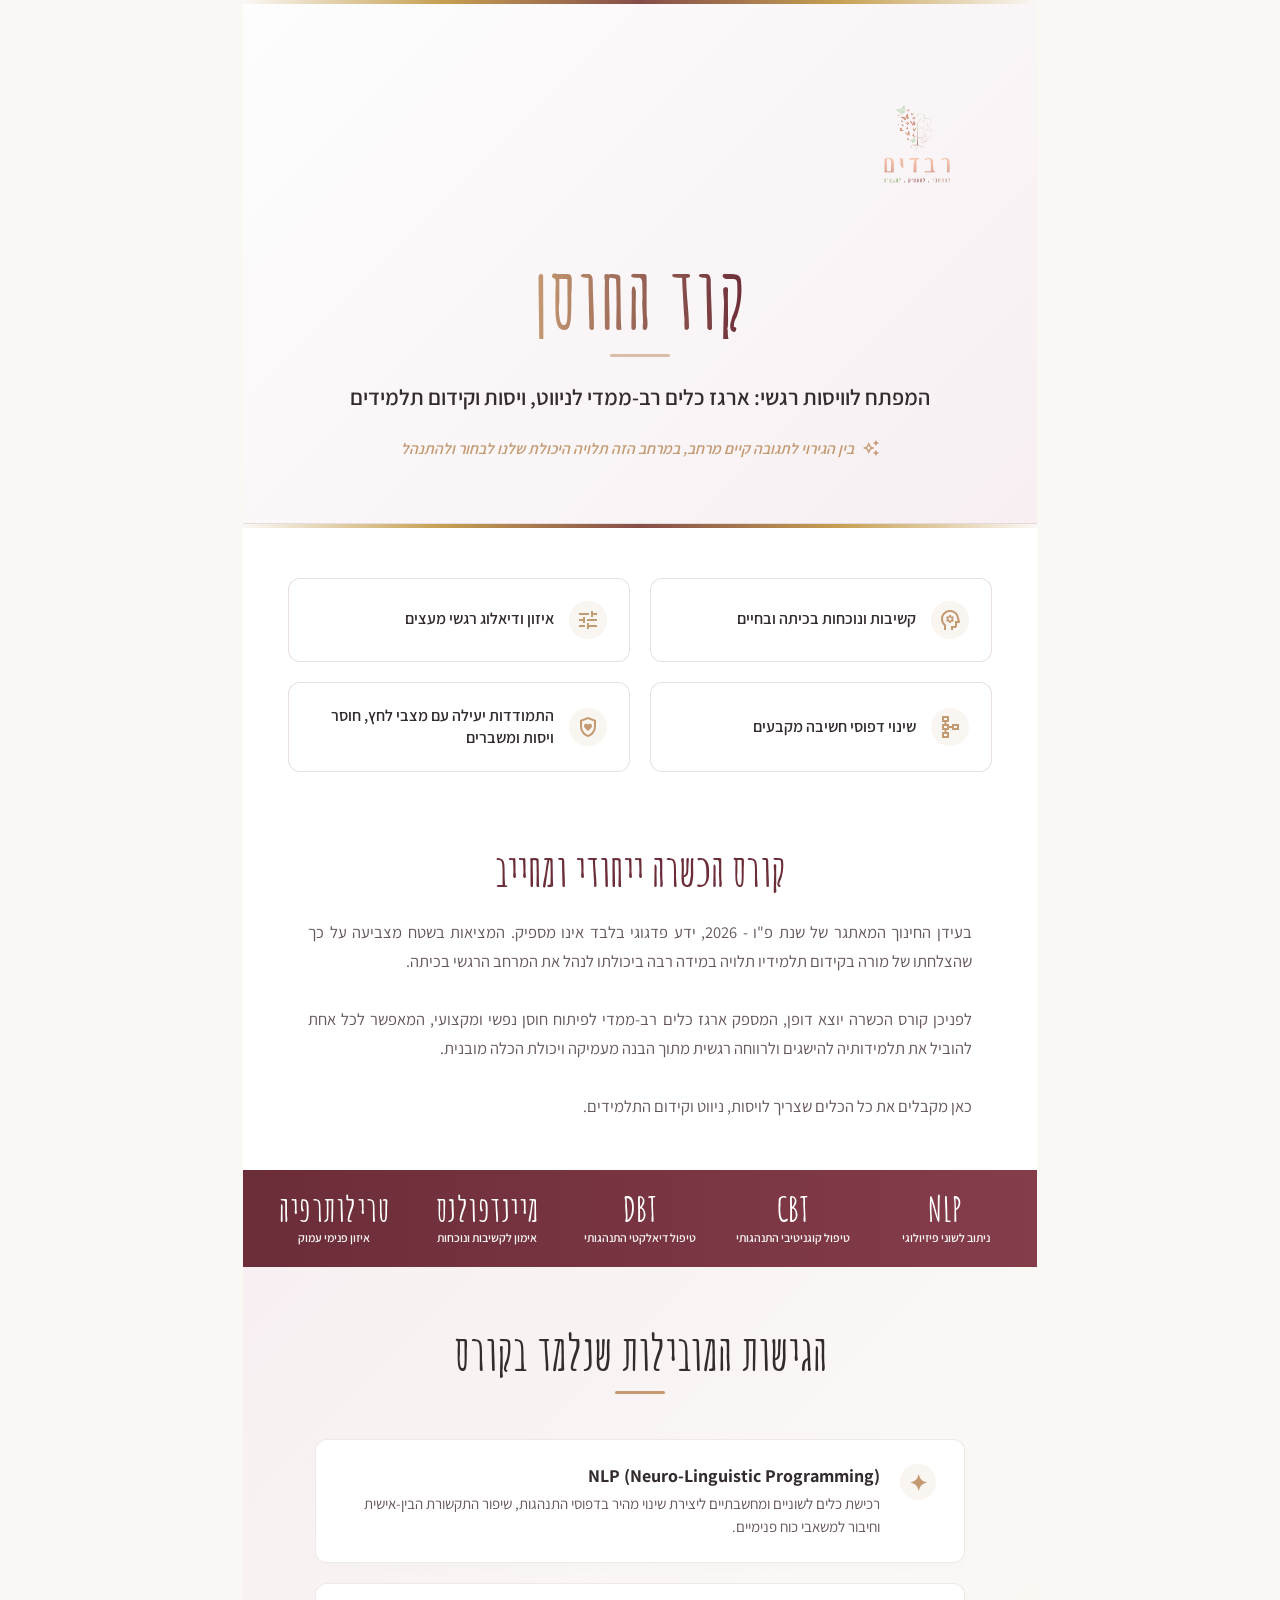
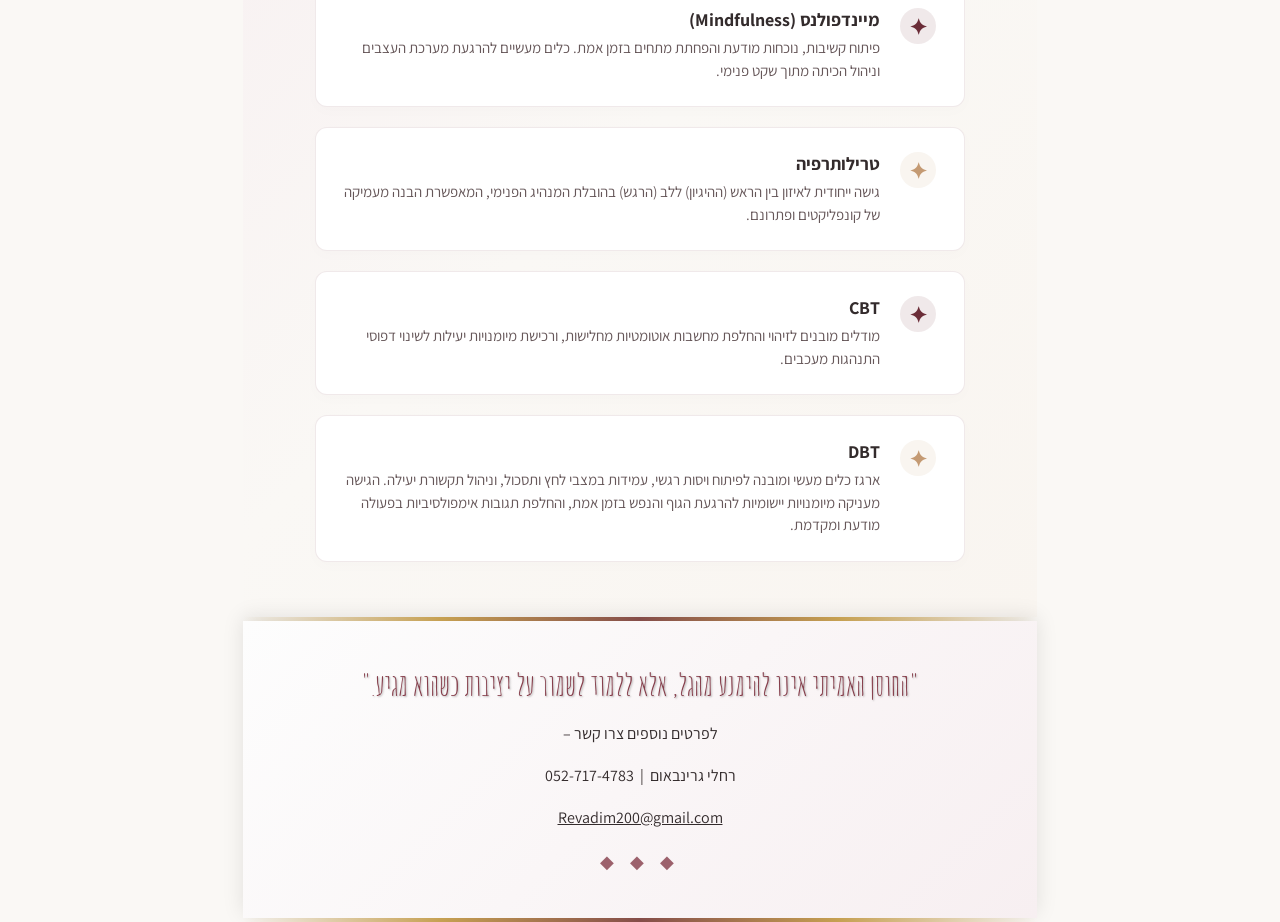
<file: Visut.html>
<!doctype html>
<html lang="he" dir="rtl">

<head>
    <meta http-equiv="Content-Type" content="text/html; charset=UTF-8">
    <meta name="viewport" content="width=device-width, initial-scale=1.0">
    <title>מרכז רבדים – קוד החוסן | המפתח לוויסות רגשי</title>

    <!-- טעינת הגופנים והאייקונים מהשפה העיצובית המשותפת -->
    <link
        href="https://fonts.googleapis.com/css2?family=Amatic+SC:wght@400;700&family=Assistant:wght@300;400;500;600;700;800&display=swap"
        rel="stylesheet">
    <link href="https://fonts.googleapis.com/css2?family=Material+Symbols+Outlined" rel="stylesheet">

    <style>
        * {
            margin: 0;
            padding: 0;
            box-sizing: border-box;
        }

        :root {
            /* פלטת צבעים חדשה: בורדו עמוק וחול חם */
            --color-primary: #6B2D38;
            /* בורדו-יין עמוק, יוקרתי ומשדר יציבות וחוסן */
            --color-primary-light: #F7EFF1;
            /* גוון בהיר מאוד של הבורדו לרקעים רכים */
            --color-secondary: #C49A73;
            /* גוון חול-זהב חם ועמום, מסמל טבע ורוגע */
            --color-secondary-light: #F9F5F0;
            /* גוון חול-שמנת בהיר נקי */

            --text-main: #332B2C;
            /* חום-שוקולד כהה מאוד וקריא */
            --text-muted: #665759;
            /* גוון משני עדין לטקסט */
            --bg-main: #FAF8F5;
            /* רקע כללי בהיר וחם בגוון פנינה-שמנת */
            --white: #FFFFFF;

            --font-heading: 'Amatic SC', cursive;
            --font-body: 'Assistant', sans-serif;
        }

        body {
            font-family: var(--font-body);
            background-color: var(--bg-main);
            color: var(--text-main);
            direction: rtl;
            width: 794px;
            margin: 0 auto;
            -webkit-font-smoothing: antialiased;
        }

        /* ═══════════════════════════════════ HERO SECTION */
        .hero-container {
            background: linear-gradient(135deg, #FDFDFD 0%, var(--color-primary-light) 100%);
            padding: 65px 45px;
            position: relative;
            border-bottom: 1px solid rgba(107, 45, 56, 0.15);
            text-align: center;
        }

        .hero-header {
            display: flex;
            justify-content: space-between;
            align-items: center;
            margin-bottom: 40px;
        }

        .brand-logo {
            width: 150px;
            height: auto;
        }

        .badge-tag {
            font-family: var(--font-body);
            font-size: 13px;
            font-weight: 700;
            color: var(--color-primary);
            border: 1px solid var(--color-primary);
            padding: 4px 16px;
            border-radius: 30px;
            background-color: rgba(107, 45, 56, 0.05);
            letter-spacing: 0.5px;
        }

        /* כותרת במראה פתוח עם אפקט מעבר צבעים זורם */
        .title-holder-open {
            display: block;
            margin-bottom: 15px;
        }

        .main-title-text {
            font-family: var(--font-heading);
            font-size: 84px;
            font-weight: 700;
            line-height: 0.95;
            letter-spacing: 1px;
            background: linear-gradient(to left, var(--color-primary), var(--color-secondary));
            -webkit-background-clip: text;
            -webkit-text-fill-color: transparent;
            display: inline-block;
        }

        /* קו מפריד עיצובי עדין מתחת לכותרת */
        .title-underline {
            width: 60px;
            height: 3px;
            background-color: var(--color-secondary);
            margin: 15px auto 25px auto;
            border-radius: 2px;
            opacity: 0.6;
        }

        .sub-title {
            font-size: 22px;
            font-weight: 600;
            color: var(--text-main);
            max-width: 600px;
            margin-left: auto;
            margin-right: auto;
            line-height: 1.4;
        }

        .hero-quote-box {
            margin-top: 25px;
            font-size: 15.5px;
            font-style: italic;
            color: var(--color-secondary);
            font-weight: 600;
            display: flex;
            align-items: center;
            justify-content: center;
            gap: 8px;
        }

        .hero-border-bottom {
            --brand-primary: #1A365D;
            --brand-secondary: #2A6F97;
            --brand-accent: #C6A052;
            --brand-accent-light: #E9D8A6;
            --brand-bg-light: #F4F7F6;
            --brand-dark: #1E293B;
            --brand-dark-soft: #475569;
            --brand-white: #FFFFFF;
            --font-heading: 'Amatic SC', cursive;
            --font-body: 'Assistant', sans-serif;
            font-family: var(--font-body);
            color: var(--brand-dark);
            direction: rtl;
            -webkit-font-smoothing: antialiased;
            margin: 0;
            padding: 0;
            box-sizing: border-box;
            width: 100%;
            height: 4px;
            background: linear-gradient(90deg, transparent, var(--brand-accent), #854d49, var(--brand-accent), transparent);
            position: relative;
            z-index: 2;
        }

        /* ═══════════════════════════════════ CORE DEVELOPMENTS GRID */
        .cards-section {
            padding: 50px 45px 30px 45px;
            background: var(--white);
        }

        .cards-grid {
            display: grid;
            grid-template-columns: 1fr 1fr;
            gap: 20px;
        }

        .question-card {
            background-color: var(--white);
            padding: 22px;
            border-radius: 12px;
            border: 1px solid rgba(107, 45, 56, 0.15);
            display: flex;
            gap: 15px;
            align-items: center;
        }

        .card-icon-wrap {
            background-color: var(--color-secondary-light);
            color: var(--color-secondary);
            width: 38px;
            height: 38px;
            border-radius: 50%;
            display: flex;
            align-items: center;
            justify-content: center;
            flex-shrink: 0;
        }

        .question-card p {
            font-size: 16px;
            font-weight: 600;
            color: var(--text-main);
            line-height: 1.4;
        }

        /* ═══════════════════════════════════ MAIN HOOK TEXT */
        .text-manifesto {
            padding: 40px 65px 50px 65px;
            background: var(--white);
            text-align: center;
        }

        .manifesto-heading {
            font-family: var(--font-heading);
            font-size: 44px;
            color: var(--color-primary);
            margin-bottom: 20px;
        }

        .manifesto-p {
            font-size: 16.5px;
            color: var(--text-muted);
            line-height: 1.75;
            text-align: justify;
        }

        /* ═══════════════════════════════════ METHODS BANNER */
        .stats-banner {
            background: linear-gradient(90deg, var(--color-primary) 0%, #853D4A 100%);
            padding: 22px 20px;
            display: flex;
            justify-content: space-around;
            color: var(--white);
            gap: 10px;
        }


        .stat-block {
            text-align: center;
            flex: 1;
        }

        .stat-val {
            font-family: var(--font-heading);
            font-size: 34px;
            font-weight: 700;
            line-height: 1;
            letter-spacing: 0.5px;
        }

        .stat-lbl {
            font-size: 12px;
            font-weight: 600;
            opacity: 0.95;
            margin-top: 4px;
            white-space: nowrap;
        }

        /* ═══════════════════════════════════ CONTENT SECTION WITH GRADIENT BACKGROUND */
        .timeline-section {
            padding: 55px 45px;
            /* רקע מתחלף עדין המשלב בין הבורדו לחול החם */
            background: linear-gradient(135deg, var(--color-primary-light) 0%, #FAF8F5 50%, var(--color-secondary-light) 100%);
        }

        .section-title-modern {
            font-family: var(--font-heading);
            font-size: 48px;
            color: var(--text-main);
            text-align: center;
            margin-bottom: 45px;
            position: relative;
        }

        .section-title-modern::after {
            content: '';
            display: block;
            width: 50px;
            height: 3px;
            background-color: var(--color-secondary);
            margin: 8px auto 0 auto;
            border-radius: 2px;
        }

        .methods-container {
            display: flex;
            flex-direction: column;
            gap: 20px;
            max-width: 650px;
            margin: 0 auto;
        }

        .method-item-box {
            background-color: var(--white);
            padding: 24px 28px;
            border-radius: 12px;
            box-shadow: 0 4px 15px rgba(0, 0, 0, 0.015);
            border: 1px solid rgba(107, 45, 56, 0.1);
            display: flex;
            align-items: flex-start;
            gap: 20px;
        }

        .method-number-badge {
            width: 36px;
            height: 36px;
            border-radius: 50%;
            background-color: var(--color-secondary-light);
            color: var(--color-secondary);
            font-family: var(--font-heading);
            font-size: 22px;
            font-weight: 700;
            display: flex;
            align-items: center;
            justify-content: center;
            flex-shrink: 0;
        }

        .method-item-box:nth-child(even) .method-number-badge {
            background-color: rgba(107, 45, 56, 0.1);
            color: var(--color-primary);
        }

        .method-text-content h4 {
            font-size: 18px;
            font-weight: 700;
            color: var(--text-main);
            margin-bottom: 6px;
        }

        .method-text-content p {
            font-size: 15px;
            color: var(--text-muted);
            line-height: 1.5;
        }

        /* ═══════════════════════════════════ HIGHLIGHT SUMMARY */
        .bottom-blocks {
            padding: 50px 45px 50px 45px;
            background-color: var(--white);
        }

        .block-box {
            border: 1px solid var(--color-primary-light);
            background-color: var(--bg-main);
            padding: 30px;
            border-radius: 12px;
            text-align: center;
        }

        .block-title {
            font-family: var(--font-heading);
            font-size: 36px;
            color: var(--color-primary);
            margin-bottom: 12px;
        }

        .block-desc {
            font-size: 16px;
            font-weight: 600;
            color: var(--text-main);
            line-height: 1.5;
        }

        /* ═══════════════════════════════════ CLEAN STANDARD COURSE FOOTER */
        /* .footer {
      /* גרדיאנט חום כהה עשיר ליצירת סגירה מושלמת ויוקרתית לדף */
        /* background: linear-gradient(135deg, #b4dbb9 0%, #0c0c0c 100%);
      padding: 45px 60px;
      text-align: center;
      position: relative;
      box-shadow: 0 -4px 20px rgba(0, 0, 0, 0.1);
      border-top: 3px solid var(--logo-peach);
    } */
        */ .footer-sub {
            font-family: var(--font-body);
            font-size: 15px;
            color: #c6a052;
            /* טקסט בהיר וקריא על הרקע הכהה */
            font-weight: 400;
            line-height: 1.7;
        }

        .footer-sub strong {
            color: #c6a052;
        }

        .footer-quote-wrap {
            display: flex;
            align-items: center;
            justify-content: center;
            gap: 8px;
            margin-bottom: 20px;
        }

        .footer-quote-wrap span {
            color: #853d4a;
            /* הבלטת הציטוט בגוון אפרסק חם */
            font-family: var(--font-heading);
            font-size: 30px;
            text-shadow: 1px 1px 2px rgba(0, 0, 0, 0.3);
        }

        .footer-ornament {
            color: #853d4a;
            font-size: 18px;
            letter-spacing: 6px;
            margin-top: 22px;
            opacity: 0.8;
        }

        .footer {
            --color-primary: #6B2D38;
            --color-primary-light: #F7EFF1;
            --color-secondary: #C49A73;
            --color-secondary-light: #F9F5F0;
            --text-main: #332B2C;
            --text-muted: #665759;
            --bg-main: #FAF8F5;
            --white: #FFFFFF;
            --font-heading: 'Amatic SC', cursive;
            --font-body: 'Assistant', sans-serif;
            font-family: var(--font-body);
            color: var(--text-main);
            direction: rtl;
            -webkit-font-smoothing: antialiased;
            margin: 0;
            box-sizing: border-box;
            background: linear-gradient(135deg, #FDFDFD 0%, var(--color-primary-light) 100%);
            padding: 45px 60px;
            text-align: center;
            position: relative;
            box-shadow: 0 -4px 20px rgba(0, 0, 0, 0.1);
            border-top: 3px solid var(--logo-peach);
        }
    </style>
</head>

<body>

    <!-- HERO -->
    <div class="hero-border-bottom"></div>

    <section class="hero-container">
        <div class="hero-header">
            <img class="brand-logo" src="picth.png" alt="רבדים">
        </div>

        <!-- כותרת פתוחה עם אפקט מעבר צבעים זורם -->
        <div class="title-holder-open">
            <h1 class="main-title-text">קוד החוסן</h1>
            <div class="title-underline"></div>
        </div>

        <p class="sub-title">המפתח לוויסות רגשי: ארגז כלים רב-ממדי לניווט, ויסות וקידום תלמידים</p>

        <div class="hero-quote-box">
            <span class="material-symbols-outlined" style="font-size: 18px;">auto_awesome</span>
            <span> בין הגירוי לתגובה קיים מרחב, במרחב הזה תלויה היכולת שלנו לבחור ולהתנהל</span>
        </div>
    </section>
    <div class="hero-border-bottom"></div>


    <!-- CORE DEVELOPMENTS GRID -->
    <section class="cards-section">
        <div class="cards-grid">
            <div class="question-card">
                <div class="card-icon-wrap"><span class="material-symbols-outlined">psychology</span></div>
                <p>קשיבות ונוכחות בכיתה ובחיים</p>
            </div>
            <div class="question-card">
                <div class="card-icon-wrap"><span class="material-symbols-outlined">tune</span></div>
                <p>איזון ודיאלוג רגשי מעצים</p>
            </div>
            <div class="question-card">
                <div class="card-icon-wrap"><span class="material-symbols-outlined">schema</span></div>
                <p>שינוי דפוסי חשיבה מקבעים</p>
            </div>
            <div class="question-card">
                <div class="card-icon-wrap"><span class="material-symbols-outlined">shield_with_heart</span></div>
                <p>התמודדות יעילה עם מצבי לחץ, חוסר ויסות ומשברים</p>
            </div>
        </div>
    </section>

    <!-- MANIFESTO TEXT -->
    <section class="text-manifesto">
        <h2 class="manifesto-heading">קורס הכשרה ייחודי ומחייב</h2>
        <p class="manifesto-p">
            בעידן החינוך המאתגר של שנת פ"ו - 2026, ידע פדגוגי בלבד אינו מספיק. המציאות בשטח מצביעה על כך שהצלחתו של מורה
            בקידום תלמידיו תלויה במידה רבה ביכולתו לנהל את המרחב הרגשי בכיתה.
            <br><br>
            לפניכן קורס הכשרה יוצא דופן, המספק ארגז כלים רב-ממדי לפיתוח חוסן נפשי ומקצועי, המאפשר לכל אחת להוביל את תלמידותיה
            להישגים ולרווחה רגשית מתוך הבנה מעמיקה ויכולת הכלה מובנית.
            <br>
             <br>
            כאן מקבלים את כל הכלים שצריך לויסות, ניווט וקידום התלמידים.

        </p>
    </section>

    <!-- METHODS BANNER -->
    <div class="stats-banner">
        <div class="stat-block">
            <div class="stat-val">NLP</div>
            <div class="stat-lbl">ניתוב לשוני פיזיולוגי</div>
        </div>
        <div class="stat-block">
            <div class="stat-val">CBT</div>
            <div class="stat-lbl">טיפול קוגניטיבי התנהגותי</div>
        </div>
        <div class="stat-block">
            <div class="stat-val">DBT</div>
            <div class="stat-lbl">טיפול דיאלקטי התנהגותי</div>
        </div>
        <div class="stat-block">
            <div class="stat-val">מיינדפולנס</div>
            <div class="stat-lbl">אימון לקשיבות ונוכחות</div>
        </div>
        <div class="stat-block">
            <div class="stat-val">טרילותרפיה</div>
            <div class="stat-lbl">איזון פנימי עמוק</div>
        </div>
    </div>

    <!-- CONTENT SECTION WITH GRADIENT BACKGROUND -->
    <section class="timeline-section">
        <h2 class="section-title-modern">הגישות המובילות שנלמד בקורס</h2>

        <div class="methods-container">

            <div class="method-item-box">
                <div class="method-number-badge">✦</div>
                <div class="method-text-content">
                    <h4>NLP (Neuro-Linguistic Programming)</h4>
                    <p>רכישת כלים לשוניים ומחשבתיים ליצירת שינוי מהיר בדפוסי התנהגות, שיפור התקשורת הבין-אישית וחיבור
                        למשאבי כוח פנימיים.</p>
                </div>
            </div>

            <div class="method-item-box">
                <div class="method-number-badge">✦</div>
                <div class="method-text-content">
                    <h4>מיינדפולנס (Mindfulness)</h4>
                    <p>פיתוח קשיבות, נוכחות מודעת והפחתת מתחים בזמן אמת. כלים מעשיים להרגעת מערכת העצבים וניהול הכיתה
                        מתוך שקט פנימי.</p>
                </div>
            </div>

            <div class="method-item-box">
                <div class="method-number-badge">✦</div>
                <div class="method-text-content">
                    <h4>טרילותרפיה</h4>
                    <p>גישה ייחודית לאיזון בין הראש (ההיגיון) ללב (הרגש) בהובלת המנהיג הפנימי, המאפשרת הבנה מעמיקה של
                        קונפליקטים ופתרונם.</p>
                </div>
            </div>

            <div class="method-item-box">
                <div class="method-number-badge">✦</div>
                <div class="method-text-content">
                    <h4>CBT</h4>
                    <p>מודלים מובנים לזיהוי והחלפת מחשבות אוטומטיות מחלישות, ורכישת מיומנויות יעילות לשינוי דפוסי
                        התנהגות מעכבים.</p>
                </div>
            </div>

            <div class="method-item-box">
                <div class="method-number-badge">✦</div>
                <div class="method-text-content">
                    <h4>DBT</h4>
                    <p>ארגז כלים מעשי ומובנה לפיתוח ויסות רגשי, עמידות במצבי לחץ ותסכול, וניהול תקשורת יעילה.
                        הגישה מעניקה מיומנויות יישומיות להרגעת הגוף והנפש בזמן אמת, והחלפת תגובות אימפולסיביות בפעולה
                        מודעת ומקדמת.</p>
                </div>
            </div>

        </div>
    </section>

    <!-- CLEAN STANDARD COURSE FOOTER -->
    <div class="hero-border-bottom"></div>
    <footer class="footer">
        <div class="footer-quote-wrap">
            <span>"החוסן האמיתי אינו להימנע מהגל, אלא ללמוד לשמור על יציבות כשהוא מגיע."</span>
        </div>
        <div class="footer-sub">
            לפרטים נוספים צרו קשר –<br><br>
            רחלי גרינבאום &nbsp;|&nbsp; 052-717-4783<br><br>
<a href="mailto:Revadim200@gmail.com" style="color: inherit;">Revadim200@gmail.com</a>
        </div>
        <div class="footer-ornament">◆ ◆ ◆</div>
    </footer>
    <div class="hero-border-bottom"></div>


</body>

</html>
</file>
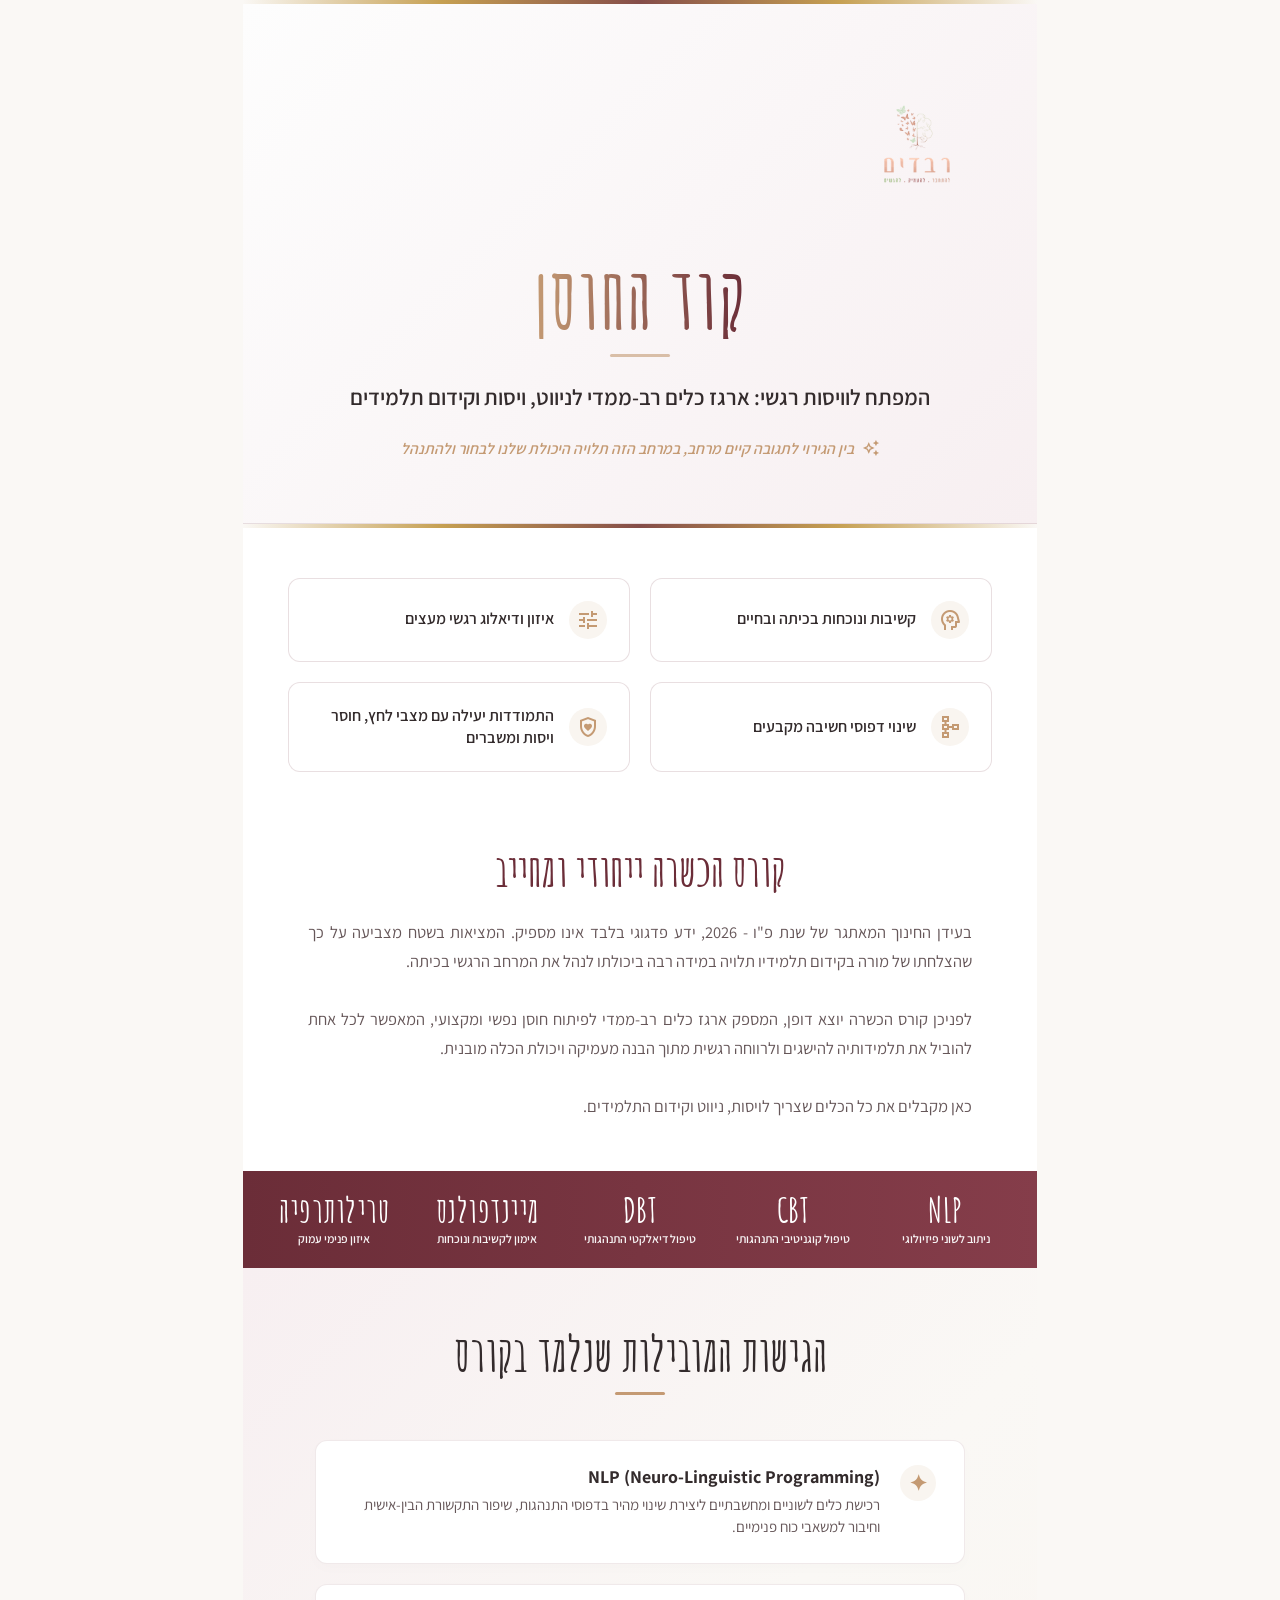
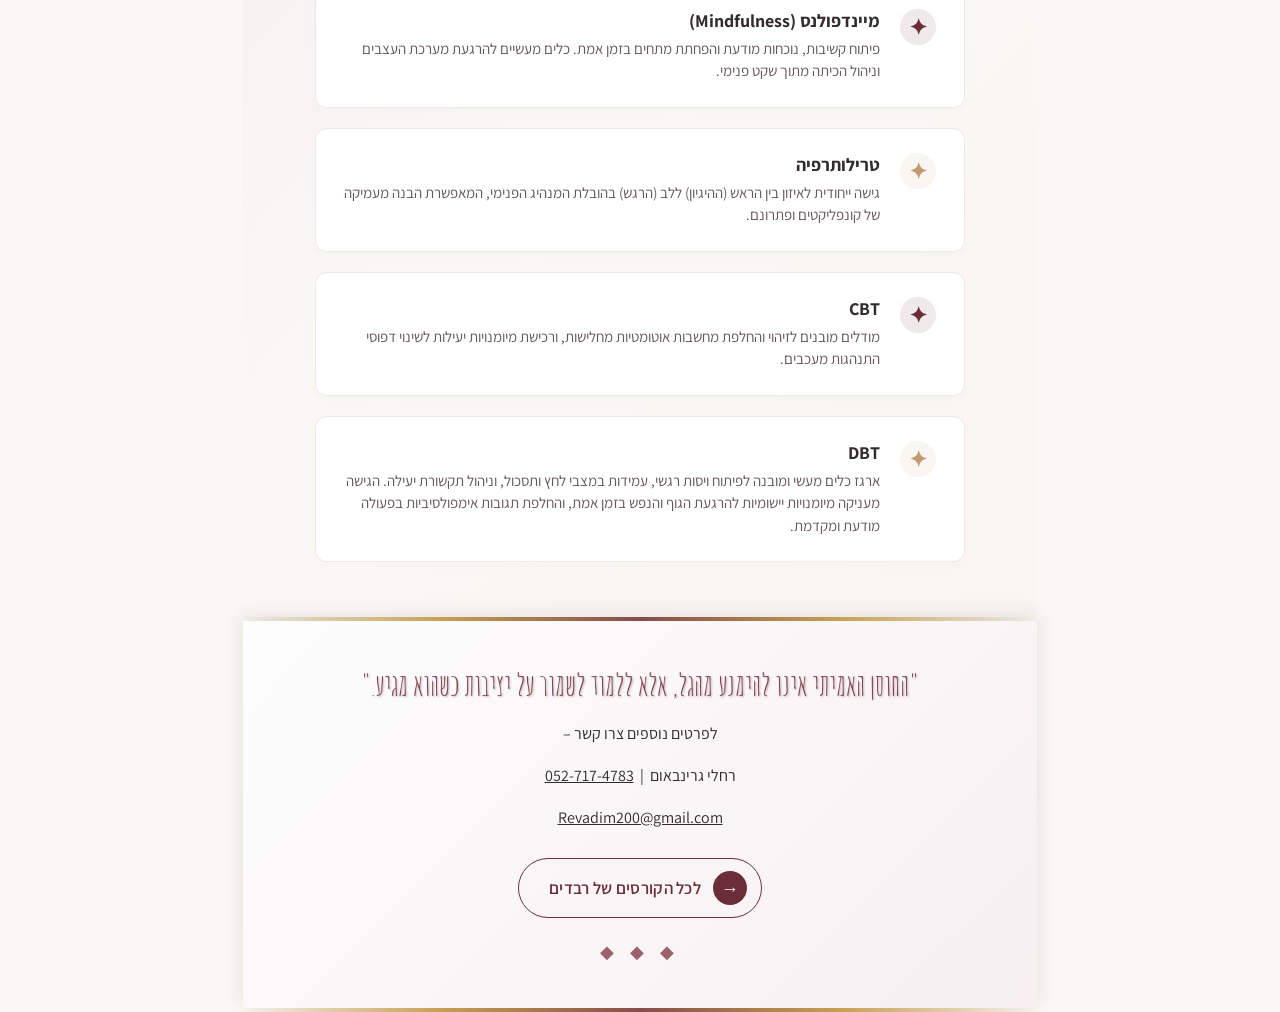
<file: visut.html>
<!doctype html>
<html lang="he" dir="rtl">

<head>
    <meta http-equiv="Content-Type" content="text/html; charset=UTF-8">
    <meta name="viewport" content="width=device-width, initial-scale=1.0">
    <title>מרכז רבדים – קוד החוסן | המפתח לוויסות רגשי</title>
    <meta name="description" content="קוד החוסן – קורס הכשרה לאנשי חינוך בוויסות רגשי: כלים מ-NLP, CBT, DBT ומיינדפולנס לניהול המרחב הרגשי בכיתה ולקידום תלמידים. מרכז רבדים.">
    <meta property="og:type" content="website">
    <meta property="og:locale" content="he_IL">
    <meta property="og:site_name" content="רבדים">
    <meta property="og:title" content="מרכז רבדים – קוד החוסן | המפתח לוויסות רגשי">
    <meta property="og:description" content="קוד החוסן – קורס הכשרה לאנשי חינוך בוויסות רגשי: כלים מ-NLP, CBT, DBT ומיינדפולנס לניהול המרחב הרגשי בכיתה ולקידום תלמידים. מרכז רבדים.">

    <!-- טעינת הגופנים והאייקונים מהשפה העיצובית המשותפת -->
    <link
        href="https://fonts.googleapis.com/css2?family=Amatic+SC:wght@400;700&family=Assistant:wght@300;400;500;600;700;800&display=swap"
        rel="stylesheet">
    <link href="https://fonts.googleapis.com/css2?family=Material+Symbols+Outlined" rel="stylesheet">

    <link rel="stylesheet" href="style.css">
    <style>

        :root {
            /* פלטת צבעים חדשה: בורדו עמוק וחול חם */
            --color-primary: #6B2D38;
            /* בורדו-יין עמוק, יוקרתי ומשדר יציבות וחוסן */
            --color-primary-light: #F7EFF1;
            /* גוון בהיר מאוד של הבורדו לרקעים רכים */
            --color-secondary: #C49A73;
            /* גוון חול-זהב חם ועמום, מסמל טבע ורוגע */
            --color-secondary-light: #F9F5F0;
            /* גוון חול-שמנת בהיר נקי */

            --text-main: #332B2C;
            /* חום-שוקולד כהה מאוד וקריא */
            --text-muted: #665759;
            /* גוון משני עדין לטקסט */
            --bg-main: #FAF8F5;
            /* רקע כללי בהיר וחם בגוון פנינה-שמנת */
            --white: #FFFFFF;

            --font-heading: 'Amatic SC', cursive;
            --font-body: 'Assistant', sans-serif;
        }

        body {
            font-family: var(--font-body);
            background-color: var(--bg-main);
            color: var(--text-main);
            direction: rtl;
            width: 100%;
            max-width: 794px;
            margin: 0 auto;
            -webkit-font-smoothing: antialiased;
        }

        /* ═══════════════════════════════════ HERO SECTION */
        .hero-container {
            background: linear-gradient(135deg, #FDFDFD 0%, var(--color-primary-light) 100%);
            padding: 65px 45px;
            position: relative;
            border-bottom: 1px solid rgba(107, 45, 56, 0.15);
            text-align: center;
        }

        .hero-header {
            display: flex;
            justify-content: space-between;
            align-items: center;
            margin-bottom: 40px;
        }

        .brand-logo {
            width: 150px;
            height: auto;
        }

        .badge-tag {
            font-family: var(--font-body);
            font-size: 13px;
            font-weight: 700;
            color: var(--color-primary);
            border: 1px solid var(--color-primary);
            padding: 4px 16px;
            border-radius: 30px;
            background-color: rgba(107, 45, 56, 0.05);
            letter-spacing: 0.5px;
        }

        /* כותרת במראה פתוח עם אפקט מעבר צבעים זורם */
        .title-holder-open {
            display: block;
            margin-bottom: 15px;
        }

        .main-title-text {
            font-family: var(--font-heading);
            font-size: 84px;
            font-weight: 700;
            line-height: 0.95;
            letter-spacing: 1px;
            background: linear-gradient(to left, var(--color-primary), var(--color-secondary));
            -webkit-background-clip: text;
            -webkit-text-fill-color: transparent;
            display: inline-block;
        }

        /* קו מפריד עיצובי עדין מתחת לכותרת */
        .title-underline {
            width: 60px;
            height: 3px;
            background-color: var(--color-secondary);
            margin: 15px auto 25px auto;
            border-radius: 2px;
            opacity: 0.6;
        }

        .sub-title {
            font-size: 22px;
            font-weight: 600;
            color: var(--text-main);
            max-width: 600px;
            margin-left: auto;
            margin-right: auto;
            line-height: 1.4;
        }

        .hero-quote-box {
            margin-top: 25px;
            font-size: 15.5px;
            font-style: italic;
            color: var(--color-secondary);
            font-weight: 600;
            display: flex;
            align-items: center;
            justify-content: center;
            gap: 8px;
        }

        .hero-border-bottom {
            --brand-primary: #1A365D;
            --brand-secondary: #2A6F97;
            --brand-accent: #C6A052;
            --brand-accent-light: #E9D8A6;
            --brand-bg-light: #F4F7F6;
            --brand-dark: #1E293B;
            --brand-dark-soft: #475569;
            --brand-white: #FFFFFF;
            --font-heading: 'Amatic SC', cursive;
            --font-body: 'Assistant', sans-serif;
            font-family: var(--font-body);
            color: var(--brand-dark);
            direction: rtl;
            -webkit-font-smoothing: antialiased;
            margin: 0;
            padding: 0;
            box-sizing: border-box;
            width: 100%;
            height: 4px;
            background: linear-gradient(90deg, transparent, var(--brand-accent), #854d49, var(--brand-accent), transparent);
            position: relative;
            z-index: 2;
        }

        /* ═══════════════════════════════════ CORE DEVELOPMENTS GRID */
        .cards-section {
            padding: 50px 45px 30px 45px;
            background: var(--white);
        }

        .cards-grid {
            display: grid;
            grid-template-columns: 1fr 1fr;
            gap: 20px;
        }

        .question-card {
            background-color: var(--white);
            padding: 22px;
            border-radius: 12px;
            border: 1px solid rgba(107, 45, 56, 0.15);
            display: flex;
            gap: 15px;
            align-items: center;
        }

        .card-icon-wrap {
            background-color: var(--color-secondary-light);
            color: var(--color-secondary);
            width: 38px;
            height: 38px;
            border-radius: 50%;
            display: flex;
            align-items: center;
            justify-content: center;
            flex-shrink: 0;
        }

        .question-card p {
            font-size: 16px;
            font-weight: 600;
            color: var(--text-main);
            line-height: 1.4;
        }

        /* ═══════════════════════════════════ MAIN HOOK TEXT */
        .text-manifesto {
            padding: 40px 65px 50px 65px;
            background: var(--white);
            text-align: center;
        }

        .manifesto-heading {
            font-family: var(--font-heading);
            font-size: 44px;
            color: var(--color-primary);
            margin-bottom: 20px;
        }

        .manifesto-p {
            font-size: 16.5px;
            color: var(--text-muted);
            line-height: 1.75;
            text-align: justify;
        }

        /* ═══════════════════════════════════ METHODS BANNER */
        .stats-banner {
            background: linear-gradient(90deg, var(--color-primary) 0%, #853D4A 100%);
            padding: 22px 20px;
            display: flex;
            justify-content: space-around;
            color: var(--white);
            gap: 10px;
        }


        .stat-block {
            text-align: center;
            flex: 1;
        }

        .stat-val {
            font-family: var(--font-heading);
            font-size: 34px;
            font-weight: 700;
            line-height: 1;
            letter-spacing: 0.5px;
        }

        .stat-lbl {
            font-size: 12px;
            font-weight: 600;
            opacity: 0.95;
            margin-top: 4px;
            white-space: nowrap;
        }

        /* ═══════════════════════════════════ CONTENT SECTION WITH GRADIENT BACKGROUND */
        .timeline-section {
            padding: 55px 45px;
            /* רקע מתחלף עדין המשלב בין הבורדו לחול החם */
            background: linear-gradient(135deg, var(--color-primary-light) 0%, #FAF8F5 50%, var(--color-secondary-light) 100%);
        }

        .section-title-modern {
            font-family: var(--font-heading);
            font-size: 48px;
            color: var(--text-main);
            text-align: center;
            margin-bottom: 45px;
            position: relative;
        }

        .section-title-modern::after {
            content: '';
            display: block;
            width: 50px;
            height: 3px;
            background-color: var(--color-secondary);
            margin: 8px auto 0 auto;
            border-radius: 2px;
        }

        .methods-container {
            display: flex;
            flex-direction: column;
            gap: 20px;
            max-width: 650px;
            margin: 0 auto;
        }

        .method-item-box {
            background-color: var(--white);
            padding: 24px 28px;
            border-radius: 12px;
            box-shadow: 0 4px 15px rgba(0, 0, 0, 0.015);
            border: 1px solid rgba(107, 45, 56, 0.1);
            display: flex;
            align-items: flex-start;
            gap: 20px;
        }

        .method-number-badge {
            width: 36px;
            height: 36px;
            border-radius: 50%;
            background-color: var(--color-secondary-light);
            color: var(--color-secondary);
            font-family: var(--font-heading);
            font-size: 22px;
            font-weight: 700;
            display: flex;
            align-items: center;
            justify-content: center;
            flex-shrink: 0;
        }

        .method-item-box:nth-child(even) .method-number-badge {
            background-color: rgba(107, 45, 56, 0.1);
            color: var(--color-primary);
        }

        .method-text-content h4 {
            font-size: 18px;
            font-weight: 700;
            color: var(--text-main);
            margin-bottom: 6px;
        }

        .method-text-content p {
            font-size: 15px;
            color: var(--text-muted);
            line-height: 1.5;
        }

        /* ═══════════════════════════════════ HIGHLIGHT SUMMARY */
        .bottom-blocks {
            padding: 50px 45px 50px 45px;
            background-color: var(--white);
        }

        .block-box {
            border: 1px solid var(--color-primary-light);
            background-color: var(--bg-main);
            padding: 30px;
            border-radius: 12px;
            text-align: center;
        }

        .block-title {
            font-family: var(--font-heading);
            font-size: 36px;
            color: var(--color-primary);
            margin-bottom: 12px;
        }

        .block-desc {
            font-size: 16px;
            font-weight: 600;
            color: var(--text-main);
            line-height: 1.5;
        }

        /* ═══════════════════════════════════ CLEAN STANDARD COURSE FOOTER */
        /* .footer {
      /* גרדיאנט חום כהה עשיר ליצירת סגירה מושלמת ויוקרתית לדף */
        /* background: linear-gradient(135deg, #b4dbb9 0%, #0c0c0c 100%);
      padding: 45px 60px;
      text-align: center;
      position: relative;
      box-shadow: 0 -4px 20px rgba(0, 0, 0, 0.1);
      border-top: 3px solid var(--logo-peach);
    } */
        */ .footer-sub {
            font-family: var(--font-body);
            font-size: 15px;
            color: #c6a052;
            /* טקסט בהיר וקריא על הרקע הכהה */
            font-weight: 400;
            line-height: 1.7;
        }

        .footer-sub strong {
            color: #c6a052;
        }

        .footer-quote-wrap {
            display: flex;
            align-items: center;
            justify-content: center;
            gap: 8px;
            margin-bottom: 20px;
        }

        .footer-quote-wrap span {
            color: #853d4a;
            /* הבלטת הציטוט בגוון אפרסק חם */
            font-family: var(--font-heading);
            font-size: 30px;
            text-shadow: 1px 1px 2px rgba(0, 0, 0, 0.3);
        }

        .footer-ornament {
            color: #853d4a;
            font-size: 18px;
            letter-spacing: 6px;
            margin-top: 22px;
            opacity: 0.8;
        }

        .footer {
            --color-primary: #6B2D38;
            --color-primary-light: #F7EFF1;
            --color-secondary: #C49A73;
            --color-secondary-light: #F9F5F0;
            --text-main: #332B2C;
            --text-muted: #665759;
            --bg-main: #FAF8F5;
            --white: #FFFFFF;
            --font-heading: 'Amatic SC', cursive;
            --font-body: 'Assistant', sans-serif;
            font-family: var(--font-body);
            color: var(--text-main);
            direction: rtl;
            -webkit-font-smoothing: antialiased;
            margin: 0;
            box-sizing: border-box;
            background: linear-gradient(135deg, #FDFDFD 0%, var(--color-primary-light) 100%);
            padding: 45px 60px;
            text-align: center;
            position: relative;
            box-shadow: 0 -4px 20px rgba(0, 0, 0, 0.1);
            border-top: 3px solid var(--logo-peach);
        }
    </style>
    <link rel="icon" href="favicon.ico" sizes="any">
    <link rel="icon" type="image/png" sizes="32x32" href="favicon-32.png">
    <link rel="apple-touch-icon" href="apple-touch-icon.png">
    <script type="application/ld+json">
    {
      "@context": "https://schema.org",
      "@type": "Course",
      "name": "קוד החוסן – ויסות רגשי",
      "description": "קורס הכשרה לאנשי חינוך בוויסות רגשי: כלים מ-NLP, CBT, DBT ומיינדפולנס לניהול המרחב הרגשי בכיתה ולקידום תלמידים.",
      "inLanguage": "he",
      "url": "https://racheligrinbaum.onrender.com/visut.html",
      "provider": {
        "@type": "EducationalOrganization",
        "name": "רבדים",
        "url": "https://racheligrinbaum.onrender.com/"
      },
      "instructor": {
        "@type": "Person",
        "name": "רחלי גרינבאום"
      }
    }
    </script>
    <link rel="stylesheet" href="mobile.css">
    <link rel="stylesheet" href="animations.css">
</head>

<body>


    <!-- HERO -->
    <div class="hero-border-bottom"></div>

    <section class="hero-container">
        <div class="hero-header">
            <img class="brand-logo" src="logo.png" alt="רבדים">
        </div>

        <!-- כותרת פתוחה עם אפקט מעבר צבעים זורם -->
        <div class="title-holder-open">
            <h1 class="main-title-text">קוד החוסן</h1>
            <div class="title-underline"></div>
        </div>

        <p class="sub-title">המפתח לוויסות רגשי: ארגז כלים רב-ממדי לניווט, ויסות וקידום תלמידים</p>

        <div class="hero-quote-box">
            <span class="material-symbols-outlined" style="font-size: 18px;">auto_awesome</span>
            <span> בין הגירוי לתגובה קיים מרחב, במרחב הזה תלויה היכולת שלנו לבחור ולהתנהל</span>
        </div>
    </section>
    <div class="hero-border-bottom"></div>


    <!-- CORE DEVELOPMENTS GRID -->
    <section class="cards-section">
        <div class="cards-grid">
            <div class="question-card">
                <div class="card-icon-wrap"><span class="material-symbols-outlined">psychology</span></div>
                <p>קשיבות ונוכחות בכיתה ובחיים</p>
            </div>
            <div class="question-card">
                <div class="card-icon-wrap"><span class="material-symbols-outlined">tune</span></div>
                <p>איזון ודיאלוג רגשי מעצים</p>
            </div>
            <div class="question-card">
                <div class="card-icon-wrap"><span class="material-symbols-outlined">schema</span></div>
                <p>שינוי דפוסי חשיבה מקבעים</p>
            </div>
            <div class="question-card">
                <div class="card-icon-wrap"><span class="material-symbols-outlined">shield_with_heart</span></div>
                <p>התמודדות יעילה עם מצבי לחץ, חוסר ויסות ומשברים</p>
            </div>
        </div>
    </section>

    <!-- MANIFESTO TEXT -->
    <section class="text-manifesto">
        <h2 class="manifesto-heading">קורס הכשרה ייחודי ומחייב</h2>
        <p class="manifesto-p">
            בעידן החינוך המאתגר של שנת פ"ו - 2026, ידע פדגוגי בלבד אינו מספיק. המציאות בשטח מצביעה על כך שהצלחתו של מורה
            בקידום תלמידיו תלויה במידה רבה ביכולתו לנהל את המרחב הרגשי בכיתה.
            <br><br>
            לפניכן קורס הכשרה יוצא דופן, המספק ארגז כלים רב-ממדי לפיתוח חוסן נפשי ומקצועי, המאפשר לכל אחת להוביל את תלמידותיה
            להישגים ולרווחה רגשית מתוך הבנה מעמיקה ויכולת הכלה מובנית.
            <br>
             <br>
            כאן מקבלים את כל הכלים שצריך לויסות, ניווט וקידום התלמידים.

        </p>
    </section>

    <!-- METHODS BANNER -->
    <div class="stats-banner">
        <div class="stat-block">
            <div class="stat-val">NLP</div>
            <div class="stat-lbl">ניתוב לשוני פיזיולוגי</div>
        </div>
        <div class="stat-block">
            <div class="stat-val">CBT</div>
            <div class="stat-lbl">טיפול קוגניטיבי התנהגותי</div>
        </div>
        <div class="stat-block">
            <div class="stat-val">DBT</div>
            <div class="stat-lbl">טיפול דיאלקטי התנהגותי</div>
        </div>
        <div class="stat-block">
            <div class="stat-val">מיינדפולנס</div>
            <div class="stat-lbl">אימון לקשיבות ונוכחות</div>
        </div>
        <div class="stat-block">
            <div class="stat-val">טרילותרפיה</div>
            <div class="stat-lbl">איזון פנימי עמוק</div>
        </div>
    </div>

    <!-- CONTENT SECTION WITH GRADIENT BACKGROUND -->
    <section class="timeline-section">
        <h2 class="section-title-modern">הגישות המובילות שנלמד בקורס</h2>

        <div class="methods-container">

            <div class="method-item-box">
                <div class="method-number-badge">✦</div>
                <div class="method-text-content">
                    <h4>NLP (Neuro-Linguistic Programming)</h4>
                    <p>רכישת כלים לשוניים ומחשבתיים ליצירת שינוי מהיר בדפוסי התנהגות, שיפור התקשורת הבין-אישית וחיבור
                        למשאבי כוח פנימיים.</p>
                </div>
            </div>

            <div class="method-item-box">
                <div class="method-number-badge">✦</div>
                <div class="method-text-content">
                    <h4>מיינדפולנס (Mindfulness)</h4>
                    <p>פיתוח קשיבות, נוכחות מודעת והפחתת מתחים בזמן אמת. כלים מעשיים להרגעת מערכת העצבים וניהול הכיתה
                        מתוך שקט פנימי.</p>
                </div>
            </div>

            <div class="method-item-box">
                <div class="method-number-badge">✦</div>
                <div class="method-text-content">
                    <h4>טרילותרפיה</h4>
                    <p>גישה ייחודית לאיזון בין הראש (ההיגיון) ללב (הרגש) בהובלת המנהיג הפנימי, המאפשרת הבנה מעמיקה של
                        קונפליקטים ופתרונם.</p>
                </div>
            </div>

            <div class="method-item-box">
                <div class="method-number-badge">✦</div>
                <div class="method-text-content">
                    <h4>CBT</h4>
                    <p>מודלים מובנים לזיהוי והחלפת מחשבות אוטומטיות מחלישות, ורכישת מיומנויות יעילות לשינוי דפוסי
                        התנהגות מעכבים.</p>
                </div>
            </div>

            <div class="method-item-box">
                <div class="method-number-badge">✦</div>
                <div class="method-text-content">
                    <h4>DBT</h4>
                    <p>ארגז כלים מעשי ומובנה לפיתוח ויסות רגשי, עמידות במצבי לחץ ותסכול, וניהול תקשורת יעילה.
                        הגישה מעניקה מיומנויות יישומיות להרגעת הגוף והנפש בזמן אמת, והחלפת תגובות אימפולסיביות בפעולה
                        מודעת ומקדמת.</p>
                </div>
            </div>

        </div>
    </section>

    <!-- CLEAN STANDARD COURSE FOOTER -->
    <div class="hero-border-bottom"></div>
    <footer class="footer">
        <div class="footer-quote-wrap">
            <span>"החוסן האמיתי אינו להימנע מהגל, אלא ללמוד לשמור על יציבות כשהוא מגיע."</span>
        </div>
        <div class="footer-sub">
            לפרטים נוספים צרו קשר –<br><br>
            רחלי גרינבאום &nbsp;|&nbsp; <a href="tel:+972527174783" style="color: inherit;">052-717-4783</a><br><br>
<a href="mailto:Revadim200@gmail.com" style="color: inherit;">Revadim200@gmail.com</a>
        </div>
        <div class="back-to-courses-wrap" style="--back-accent: #6B2D38; --back-text: #6B2D38; --back-hover-bg: #6B2D38; --back-hover-text: #FFFFFF;"><a href="index.html" class="back-to-courses"><span class="arrow" aria-hidden="true">→</span>לכל הקורסים של רבדים</a></div>
        <div class="footer-ornament">◆ ◆ ◆</div>
    </footer>
    <div class="hero-border-bottom"></div>


    <script src="animations.js" defer></script>
</body>

</html>
</file>
<file: style.css>
/* ============================================================
   רבדים – עיצוב משותף לכל עמודי האתר
   כל עמוד שומר את העיצוב והצבעים הייחודיים שלו בתוך הקובץ שלו.
   כאן נמצא רק מה שזהה בכל העמודים, כדי לשנות אותו במקום אחד.
   ============================================================ */

/* איפוס בסיסי */
* {
    margin: 0;
    padding: 0;
    box-sizing: border-box;
}

/* ---------- כפתור "לכל הקורסים של רבדים" בתחתית עמודי הקורסים ----------
   הצבעים נקבעים בכל עמוד דרך משתנים על .back-to-courses-wrap:
   --back-accent      צבע המסגרת והעיגול
   --back-text        צבע הטקסט במצב רגיל
   --back-hover-bg    צבע המילוי בריחוף
   --back-hover-text  צבע הטקסט בריחוף (וצבע החץ במצב רגיל)
*/
.back-to-courses-wrap {
    margin: 30px 0 6px;
    text-align: center;
}

.back-to-courses {
    display: inline-flex;
    align-items: center;
    gap: 12px;
    padding: 12px 14px 12px 30px;
    border: 1.5px solid var(--back-accent);
    border-radius: 999px;
    color: var(--back-text);
    font-family: 'Assistant', sans-serif;
    font-size: 17px;
    font-weight: 600;
    letter-spacing: .3px;
    text-decoration: none;
    background: transparent;
    transition: background .3s ease, color .3s ease, box-shadow .3s ease;
}

.back-to-courses .arrow {
    display: inline-flex;
    align-items: center;
    justify-content: center;
    width: 34px;
    height: 34px;
    border-radius: 50%;
    background: var(--back-accent);
    color: var(--back-hover-text);
    font-size: 18px;
    transition: transform .3s ease;
}

.back-to-courses:hover,
.back-to-courses:focus-visible {
    background: var(--back-hover-bg);
    color: var(--back-hover-text);
    box-shadow: 0 6px 18px rgba(0, 0, 0, .18);
}

.back-to-courses:hover .arrow,
.back-to-courses:focus-visible .arrow {
    transform: translateX(4px);
    background: var(--back-hover-text);
    color: var(--back-hover-bg);
}
</file>
<file: animations.css>
/* ============================================================
   רבדים – אנימציות עדינות
   - כניסה רכה של החלק העליון בטעינת העמוד
   - הופעה הדרגתית של כרטיסים וכותרות בגלילה
   האנימציות פועלות רק אם JavaScript רץ (המחלקה anim-ready),
   ולא פועלות בכלל אצל מי שביקש "הפחתת תנועה" במכשיר.
   ============================================================ */

@media (prefers-reduced-motion: no-preference) {

    /* ---------- כניסה בטעינת העמוד ---------- */
    html.anim-ready .anim-intro {
        animation: revadim-intro .9s cubic-bezier(.22, .61, .36, 1) both;
        animation-delay: var(--anim-delay, 0s);
    }

    /* ---------- הופעה בגלילה ---------- */
    html.anim-ready .reveal {
        opacity: 0;
        transform: translateY(22px);
    }

    html.anim-ready .reveal.is-visible {
        opacity: 1;
        transform: none;
        transition:
            opacity .7s ease var(--anim-delay, 0s),
            transform .7s cubic-bezier(.22, .61, .36, 1) var(--anim-delay, 0s);
    }
}

@keyframes revadim-intro {
    from {
        opacity: 0;
        transform: translateY(14px);
    }
    to {
        opacity: 1;
        transform: none;
    }
}
</file>
<file: mobile.css>
/* ============================================================
   רבדים – התאמה למסכים קטנים (טלפונים וטאבלטים צרים)
   הקובץ נטען אחרי העיצוב של כל עמוד, ולכן גובר עליו רק במסכים צרים.
   במחשב שום דבר לא משתנה.
   ============================================================ */

@media (max-width: 640px) {

    img {
        max-width: 100%;
    }

    /* ---------- מרווחים: פחות ריפוד בצדדים ---------- */
    .hero-container,
    .cards-section,
    .text-manifesto,
    .timeline-section,
    .bottom-blocks,
    .intro-section,
    .info-section,
    .responsibility-section,
    .must-section,
    .syllabus-section,
    .outcomes-section,
    .footer {
        padding-left: 20px !important;
        padding-right: 20px !important;
    }

    .hero-container,
    .intro-section,
    .info-section,
    .responsibility-section,
    .syllabus-section,
    .outcomes-section,
    .timeline-section {
        padding-top: 40px !important;
        padding-bottom: 40px !important;
    }

    .hero-inner {
        width: 100%;
        padding: 20px 16px;
    }

    .details-bar,
    .stats-banner {
        padding: 18px 16px;
    }

    /* ---------- רוחבים קבועים → גמישים ---------- */
    .sub-title,
    .hero-sub,
    .methods-container,
    .hero-divider {
        width: auto;
        max-width: 100%;
    }

    /* ---------- רשתות של שתיים/שלוש עמודות → עמודה אחת ---------- */
    .cards-grid,
    .info-grid,
    .syllabus-grid,
    .outcomes-grid,
    .resp-grid {
        grid-template-columns: 1fr;
    }

    /* ---------- שורות של נתונים: נשברות לשורה הבאה ---------- */
    .stats-banner,
    .details-bar {
        flex-wrap: wrap;
        gap: 16px 10px;
    }

    .stats-banner,
    .details-bar {
        justify-content: center;
    }

    .method-item-box {
        padding: 20px;
    }

    .block-box {
        padding: 22px;
    }

    .stat-block,
    .detail-item {
        flex: 1 1 40%;
    }

    .stat-lbl,
    .section-title {
        white-space: normal;
    }

    /* ---------- כותרות גדולות: קטנות יותר ---------- */
    .main-title-text,
    .main-title,
    .hero-title {
        font-size: 58px;
        line-height: 1.05;
    }

    .manifesto-heading,
    .intro-lead,
    .info-title,
    .resp-title,
    .section-title,
    .section-title-modern {
        font-size: 36px;
    }

    .must-title {
        font-size: 32px;
    }

    .detail-num,
    .stat-val {
        font-size: 34px;
    }

    .intro-section::before {
        font-size: 80px;
    }

    .hero-logo,
    .brand-logo {
        width: 110px;
    }

    /* ---------- טקסט: בלי יישור לשני הצדדים, שלא ייווצרו רווחים גדולים ---------- */
    .manifesto-p,
    .intro-body {
        text-align: right;
    }

    /* ---------- טבלת סילבוס (נוער בסיכוי): כל שורה הופכת לכרטיס ---------- */
    .syllabus-table thead {
        display: none;
    }

    .syllabus-table,
    .syllabus-table tbody,
    .syllabus-table tr,
    .syllabus-table td {
        display: block;
        width: 100%;
    }

    .syllabus-table tr {
        border-bottom: 1px solid rgba(0, 0, 0, .06);
        padding: 10px 0;
    }

    .syllabus-table td {
        padding: 6px 16px;
        border-bottom: none;
    }

    .topic-cell {
        width: 100%;
        font-weight: 700;
    }

    /* ---------- כפתור "לכל הקורסים" ---------- */
    .back-to-courses {
        font-size: 16px;
        padding: 10px 12px 10px 22px;
    }
}
</file>
